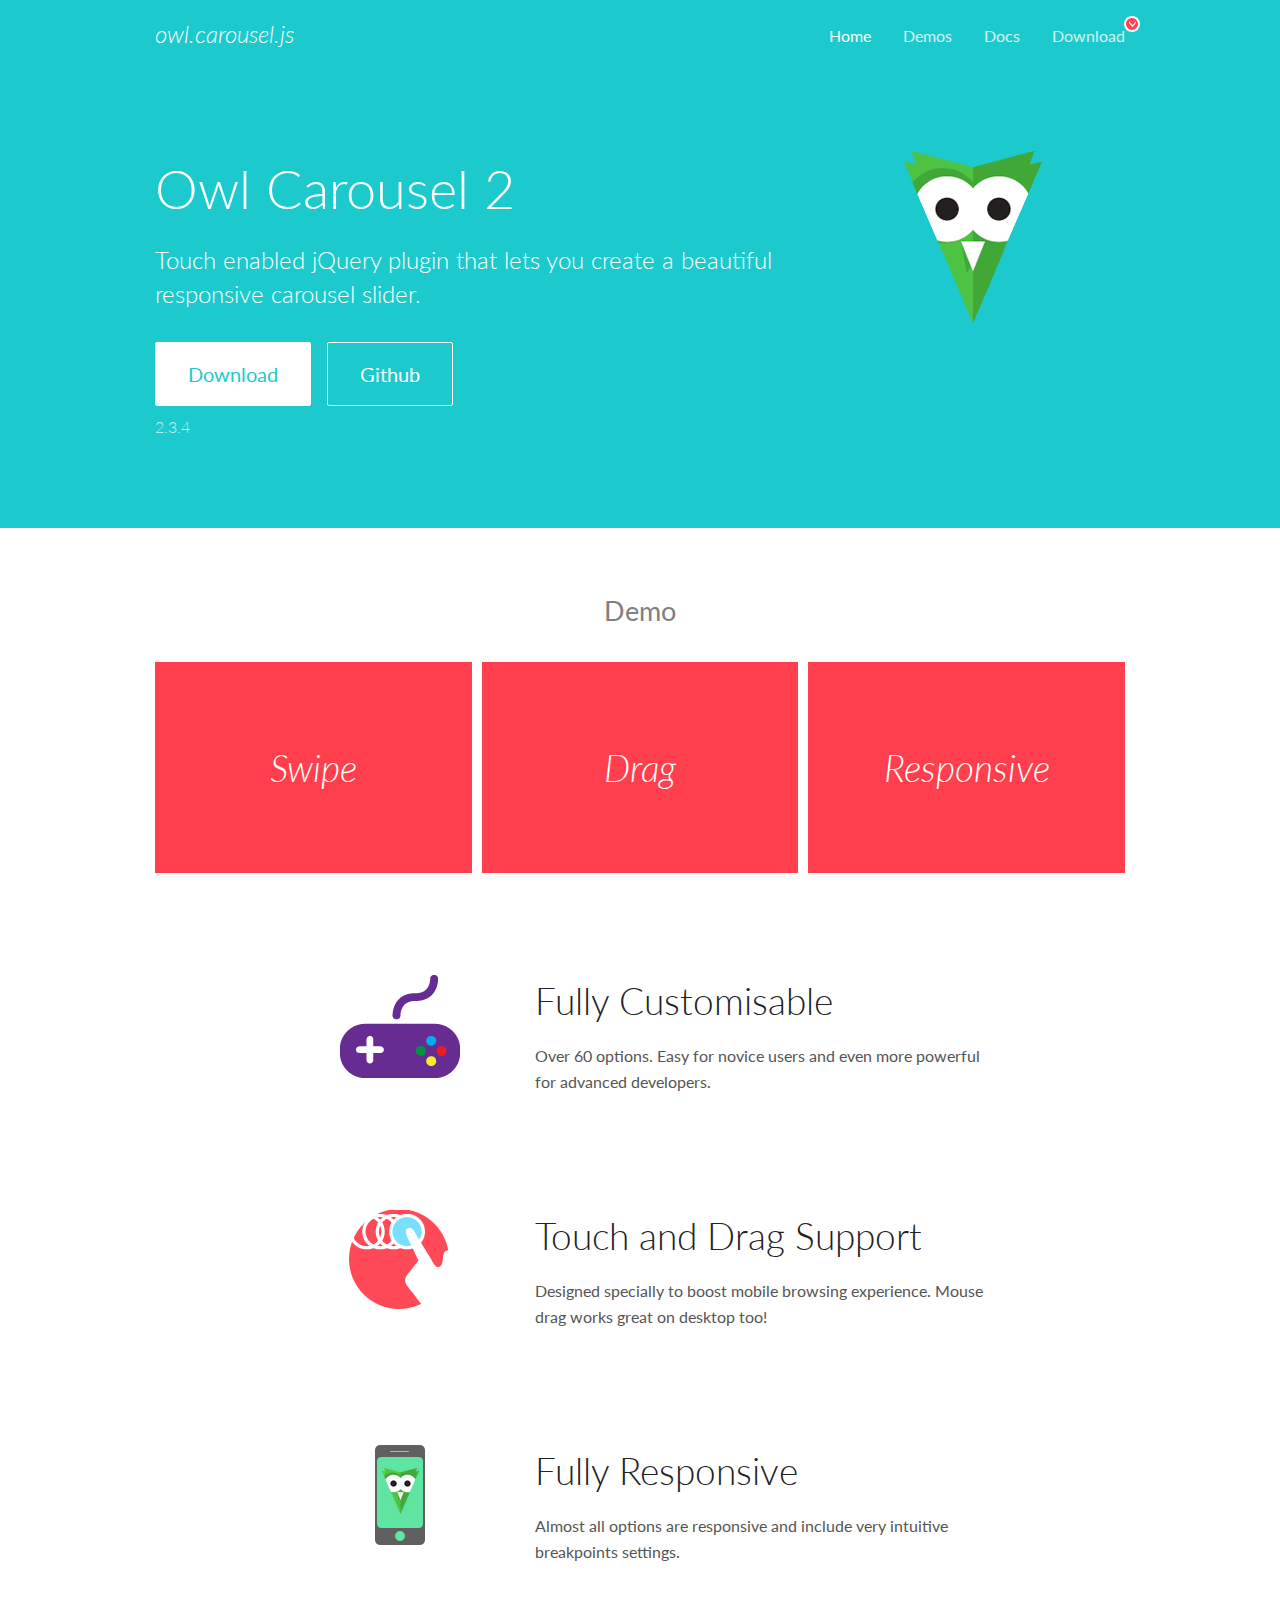
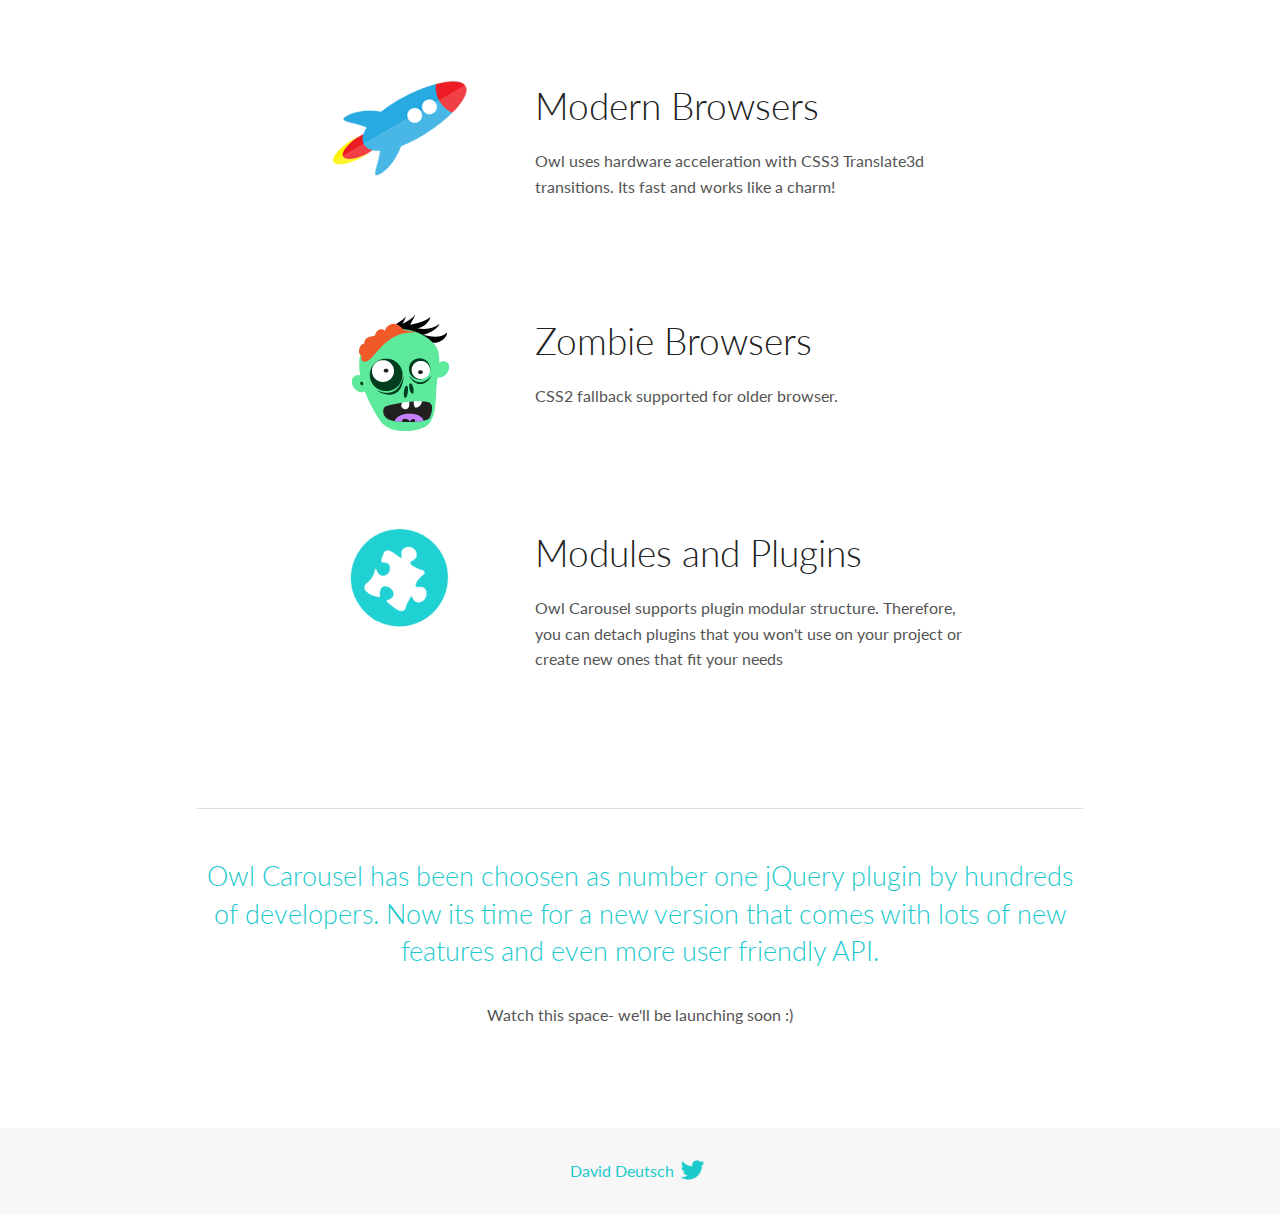
<file: vendors/OwlCarousel2-2.3.4/docs/index.html>
<!DOCTYPE html>
<html lang="en">
  <head>

    <!-- head -->
    <meta charset="utf-8">
    <meta name="msapplication-tap-highlight" content="no" />
    <meta name="viewport" content="width=device-width, initial-scale=1.0" />
    <meta name="description" content="Touch enabled jQuery plugin that lets you create beautiful responsive carousel slider.">
    <meta name="author" content="David Deutsch">
    <title>
      Home | Owl Carousel | 2.3.4
    </title>

    <!-- Stylesheets -->
    <link href='https://fonts.googleapis.com/css?family=Lato:300,400,700,400italic,300italic' rel='stylesheet' type='text/css'>
    <link rel="stylesheet" href="assets/css/docs.theme.min.css">

    <!-- Owl Stylesheets -->
    <link rel="stylesheet" href="assets/owlcarousel/assets/owl.carousel.min.css">
    <link rel="stylesheet" href="assets/owlcarousel/assets/owl.theme.default.min.css">

    <!-- HTML5 shim and Respond.js IE8 support of HTML5 elements and media queries -->

    <!--[if lt IE 9]>
      <script src="https://oss.maxcdn.com/libs/html5shiv/3.7.0/html5shiv.js"></script>
      <script src="https://oss.maxcdn.com/libs/respond.js/1.3.0/respond.min.js"></script>
    <![endif]-->

    <!-- Favicons -->
    <link rel="apple-touch-icon-precomposed" sizes="144x144" href="assets/ico/apple-touch-icon-144-precomposed.png">
    <link rel="shortcut icon" href="assets/ico/favicon.png">
    <link rel="shortcut icon" href="favicon.ico">

    <!-- Yeah i know js should not be in header. Its required for demos.-->

    <!-- javascript -->
    <script src="assets/vendors/jquery.min.js"></script>
    <script src="assets/owlcarousel/owl.carousel.js"></script>
  </head>
  <body>

    <!-- header -->
    <header class="header">
      <div class="row">
        <div class="large-12 columns">
          <div class="brand left">
            <h3>
              <a href="/OwlCarousel2/">owl.carousel.js</a> 
            </h3>
          </div>
          <a id="toggle-nav" class="right">
            <span></span> <span></span> <span></span> 
          </a> 
          <div class="nav-bar">
            <ul class="clearfix">
              <li class="active">
                <a href="/OwlCarousel2/index.html">Home</a> 
              </li>
              <li> <a href="/OwlCarousel2/demos/demos.html">Demos</a>  </li>
              <li> <a href="/OwlCarousel2/docs/started-welcome.html">Docs</a>  </li>
              <li>
                <a href="https://github.com/OwlCarousel2/OwlCarousel2/archive/2.3.4.zip">Download</a> 
                <span class="download"></span> 
              </li>
            </ul>
          </div>
        </div>
      </div>
    </header>

    <!-- home panel -->
    <section id="hero">
      <div class="row">
        <div class="large-8 medium-8 columns">
          <h1>Owl Carousel 2</h1>
          <h4>Touch enabled jQuery plugin that lets you create a beautiful responsive carousel slider.</h4>
          <a href="https://github.com/OwlCarousel2/OwlCarousel2/archive/2.3.4.zip" class="hero-button">Download</a> 
          <a href="https://github.com/OwlCarousel2/OwlCarousel2" class="hero-button outline">Github</a> 
          <p>2.3.4</p>
        </div>
        <div class="large-4 medium-4 columns">
          <img class="owl-logo" src="assets/img/owl-logo.png" alt="mr. Owl">
        </div>
      </div>
    </section>

    <!-- body -->
    <div class="home-demo">
      <div class="row">
        <div class="large-12 columns">
          <h3>Demo</h3>
          <div class="owl-carousel">
            <div class="item">
              <h2>Swipe</h2>
            </div>
            <div class="item">
              <h2>Drag</h2>
            </div>
            <div class="item">
              <h2>Responsive</h2>
            </div>
            <div class="item">
              <h2>CSS3</h2>
            </div>
            <div class="item">
              <h2>Fast</h2>
            </div>
            <div class="item">
              <h2>Easy</h2>
            </div>
            <div class="item">
              <h2>Free</h2>
            </div>
            <div class="item">
              <h2>Upgradable</h2>
            </div>
            <div class="item">
              <h2>Tons of options</h2>
            </div>
            <div class="item">
              <h2>Infinity</h2>
            </div>
            <div class="item">
              <h2>Auto Width</h2>
            </div>
          </div>
        </div>
      </div>
    </div>
    <script>
      var owl = $('.owl-carousel');
      owl.owlCarousel({
        margin: 10,
        loop: true,
        responsive: {
          0: {
            items: 1
          },
          600: {
            items: 2
          },
          1000: {
            items: 3
          }
        }
      })
    </script>

    <!-- features -->
    <div id="features">
      <div class="row">
        <div class="small-12 medium-9 small-centered columns">
          <section class="row feature">
            <div class="medium-4 small-12 columns">
              <img src="assets/img/feature-options.png" alt="">
            </div>
            <div class="medium-8 small-12 columns">
              <h2>Fully Customisable</h2>
              <p>Over 60 options. Easy for novice users and even more powerful for advanced developers.</p>
            </div>
          </section>
          <section class="row feature">
            <div class="medium-4 small-12 columns">
              <img src="assets/img/feature-drag.png" alt="">
            </div>
            <div class="medium-8 small-12 columns">
              <h2>Touch and Drag Support</h2>
              <p>Designed specially to boost mobile browsing experience. Mouse drag works great on desktop too!</p>
            </div>
          </section>
          <section class="row feature">
            <div class="medium-4 small-12 columns">
              <img src="assets/img/feature-responsive.png" alt="">
            </div>
            <div class="medium-8 small-12 columns">
              <h2>Fully Responsive</h2>
              <p>Almost all options are responsive and include very intuitive breakpoints settings.</p>
            </div>
          </section>
          <section class="row feature">
            <div class="medium-4 small-12 columns">
              <img src="assets/img/feature-modern.png" alt="">
            </div>
            <div class="medium-8 small-12 columns">
              <h2>Modern Browsers</h2>
              <p>Owl uses hardware acceleration with CSS3 Translate3d transitions. Its fast and works like a charm! </p>
            </div>
          </section>
          <section class="row feature">
            <div class="medium-4 small-12 columns">
              <img src="assets/img/feature-zombie.png" alt="">
            </div>
            <div class="medium-8 small-12 columns">
              <h2>Zombie Browsers</h2>
              <p>CSS2 fallback supported for older browser.</p>
            </div>
          </section>
          <section class="row feature">
            <div class="medium-4 small-12 columns">
              <img src="assets/img/feature-module.png" alt="">
            </div>
            <div class="medium-8 small-12 columns">
              <h2>Modules and Plugins</h2>
              <p>Owl Carousel supports plugin modular structure. Therefore, you can detach plugins that you won&#x27;t use on your project or create new ones that fit your needs</p>
            </div>
          </section>
        </div>
      </div>
    </div>

    <!-- footer -->
    <section id="teaser-text">
      <div class="row">
        <div class="small-12 medium-11 small-centered columns">
          <hr>
          <h3 id="owl-carousel-has-been-choosen-as-number-one-jquery-plugin-by-hundreds-of-developers-now-its-time-for-a-new-version-that-comes-with-lots-of-new-features-and-even-more-user-friendly-api-">Owl Carousel has been choosen as number one jQuery plugin by hundreds of developers. Now its time for a new version that comes with lots of new features and even more user friendly API.</h3>
          <p>Watch this space- we&#39;ll be launching soon :)</p>
        </div>
      </div>
    </section>

    <!-- footer -->
    <footer class="footer">
      <div class="row">
        <div class="large-12 columns">
          <h5>
            <a href="/OwlCarousel2/docs/support-contact.html">David Deutsch</a> 
            <a id="custom-tweet-button" href="https://twitter.com/share?url=https://github.com/OwlCarousel2/OwlCarousel2&text=Owl Carousel - This is so awesome! " target="_blank"></a> 
          </h5>
        </div>
      </div>
    </footer>

    <!-- vendors -->
    <script src="assets/vendors/highlight.js"></script>
    <script src="assets/js/app.js"></script>
  </body>
</html>
</file>
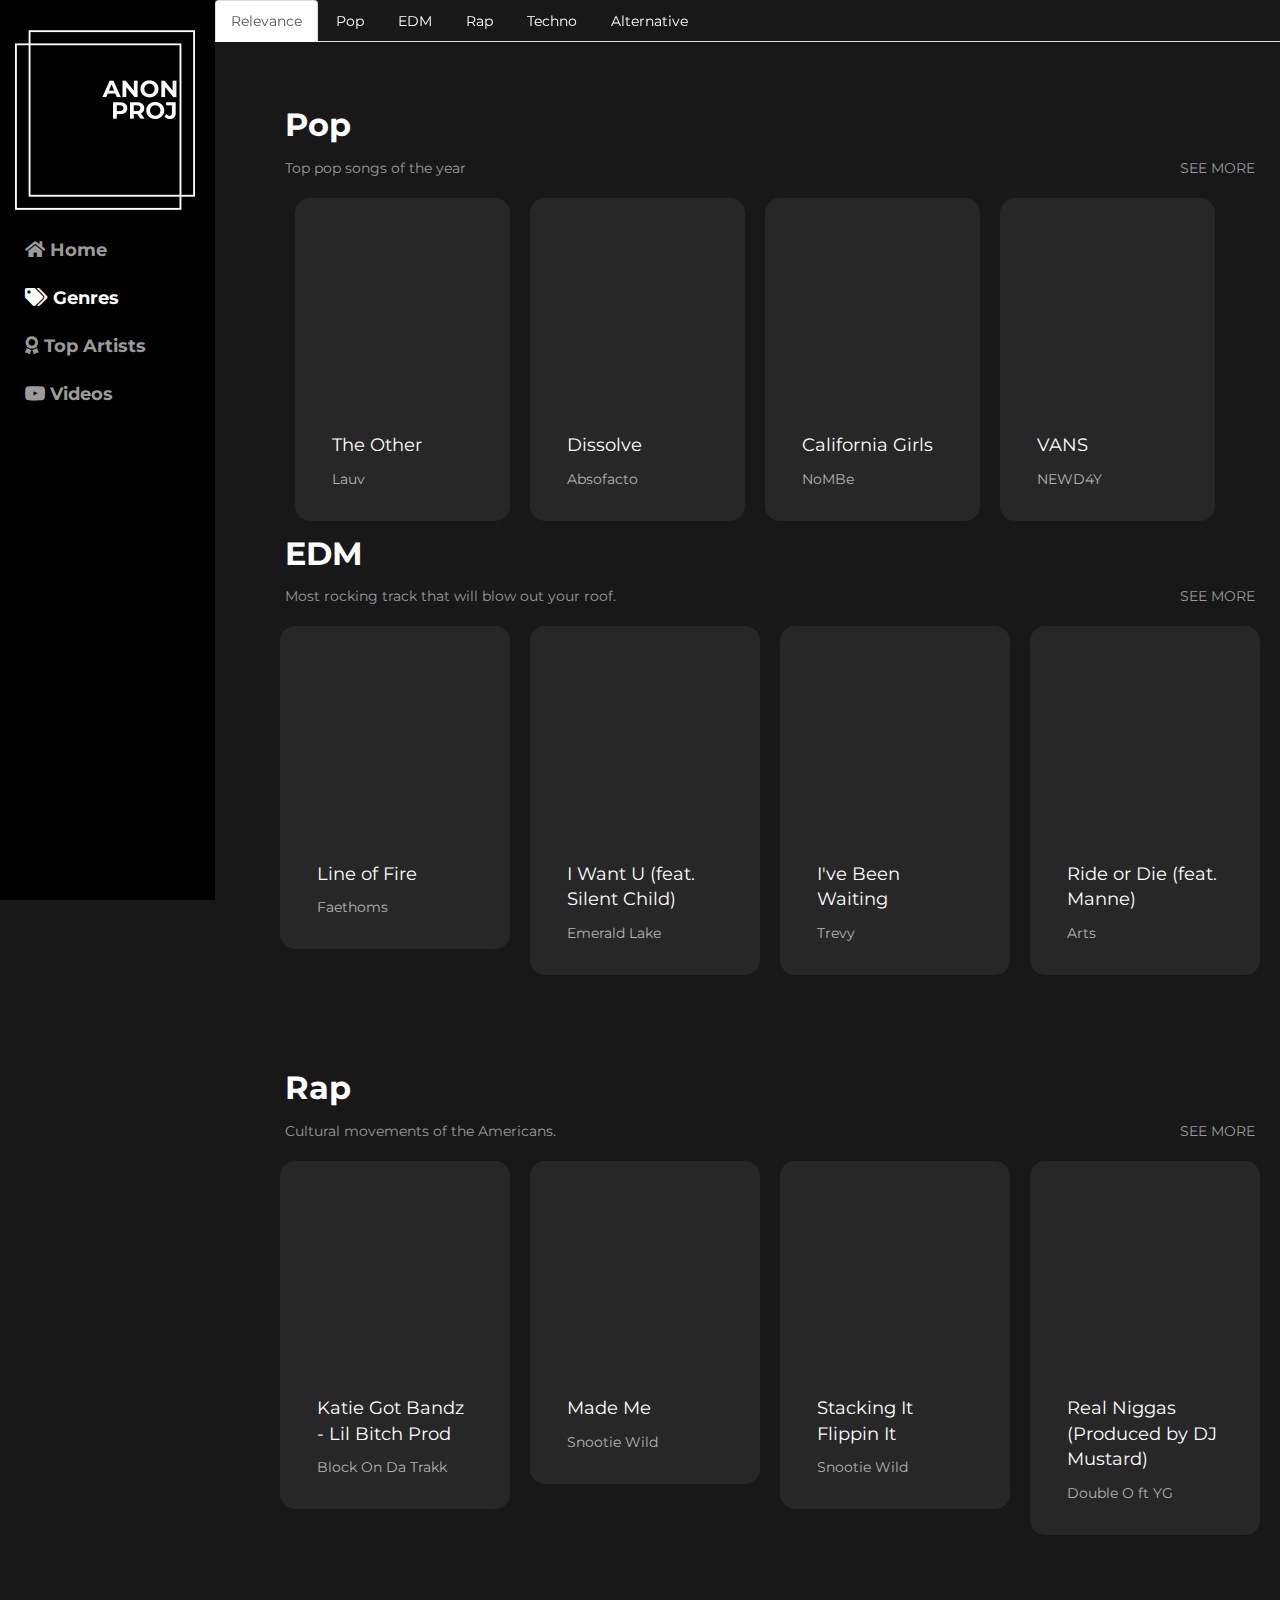
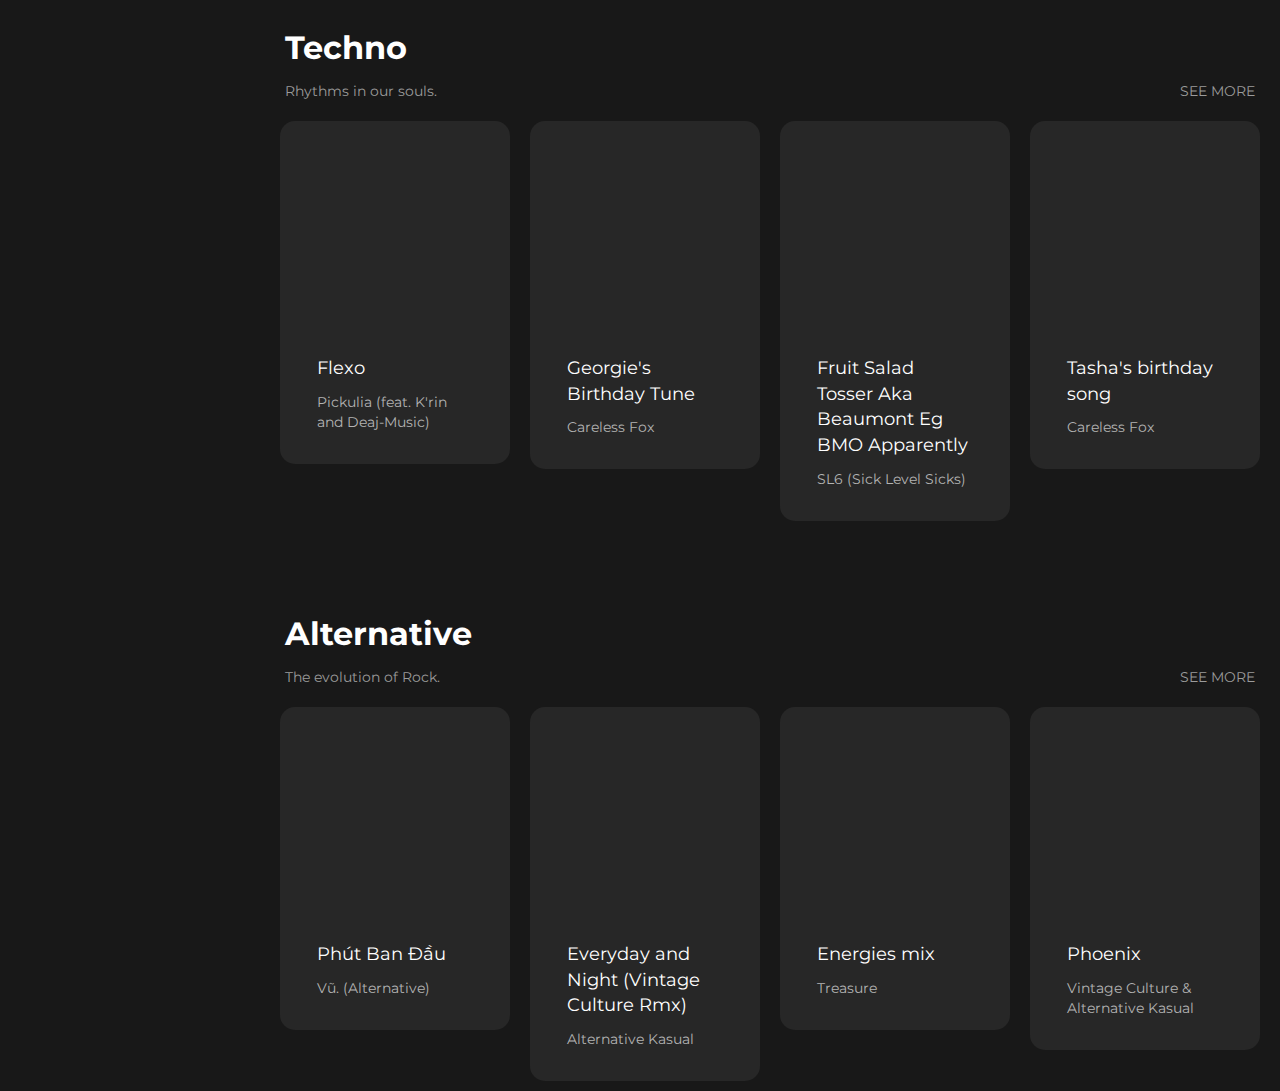
<file: genres.html>
<!DOCTYPE html>
<html lang="en">
<head>
    <meta charset="UTF-8">
    <title>Anon - Genres</title>
    <link rel="stylesheet" href="https://maxcdn.bootstrapcdn.com/bootstrap/3.3.7/css/bootstrap.min.css" integrity="sha384-BVYiiSIFeK1dGmJRAkycuHAHRg32OmUcww7on3RYdg4Va+PmSTsz/K68vbdEjh4u" crossorigin="anonymous">
    <link rel="stylesheet" href="vendors/fontawesome-free-5.11.2-web/css/all.css"/>
    <link rel="stylesheet" type="text/css" href="css/genres.css"/>
    <link rel="stylesheet" href="https://fonts.googleapis.com/css?family=Montserrat:700,900&display=swap"/>
    <link rel="icon" type="image/png" href="image/WHITE_ANON.png"/>
</head>
<body>
<div class="row">
    <section class="left">
        <a href="http://anonproject.herokuapp.com/"><img class="anon" src="image/WHITE_ANON.png"/>
        <ul>
            <li><a class="inactive" href="http://anonproject.herokuapp.com/"><i class="fas fa-home"></i> Home</a></li>
            <li><a class="active" href="http://anonproject.herokuapp.com/genres.html"><i style="color: #ffffff" class="fas fa-tags"></i> Genres</a></li>
            <li><a class="inactive" href="http://anonproject.herokuapp.com/topartists.html"><i class="fas fa-award"></i> Top Artists</a></li>
            <li><a class="inactive" href="http://anonproject.herokuapp.com/videos.html"><i class="fab fa-youtube"></i> Videos</a></li>
        </ul>
    </section>
    <section class="right">
        <ul class="nav nav-tabs" role="tablist" style="background-color: #181818; text-decoration: none">
            <li role="presentation" class="active"><a href="#relevance" aria-controls="relevance" role="tab" data-toggle="tab">Relevance</a></li>
            <li role="presentation"><a href="#pop" aria-controls="pop" role="tab" data-toggle="tab">Pop</a></li>
            <li role="presentation"><a href="#edm" aria-controls="edm" role="tab" data-toggle="tab">EDM</a></li>
            <li role="presentation"><a href="#rap" aria-controls="rap" role="tab" data-toggle="tab">Rap</a></li>
            <li role="presentation"><a href="#techno" aria-controls="techno" role="tab" data-toggle="tab">Techno</a></li>
            <li role="presentation"><a href="#alternative" aria-controls="alternative" role="tab" data-toggle="tab">Alternative</a></li>
        </ul>
        <div class="tab-content">
            <div role="tabpanel" class="tab-pane fade in active" id="relevance">
                <div class="msec" style="margin-top: 20px">
                    <p class="headerl">Pop</p>
                    <a class="seeall" href="#">SEE MORE</a>
                    <p class="infol">Top pop songs of the year</p>
                    <div class="row col-md-12" style=" overflow: hidden;">
                        <div class="col-md-3 box" style="padding: 22px; height: 100%;background-color: #272727;border-radius: 15px;">
                            <div class="col-md-12">
                                <iframe width="100%" height="208.25px" scrolling="no" frameborder="no" allow="autoplay" src="https://w.soundcloud.com/player/?url=https%3A//api.soundcloud.com/tracks/195858517&color=%23487e86&auto_play=false&hide_related=true&show_comments=false&show_user=false&show_reposts=false&show_teaser=false&visual=true"></iframe>
                                <p style="color: #ffffff;  font-size: large;">The Other</p>
                                <p style="color: #b3b3b3;">Lauv</p>
                            </div>
                        </div>
                        <div class="col-md-3 box" style="padding: 22px; height: 100%;background-color: #272727;border-radius: 15px;">
                            <div class="col-md-12">
                                <iframe width="100%" height="208.25px" scrolling="no" frameborder="no" allow="autoplay" src="https://w.soundcloud.com/player/?url=https%3A//api.soundcloud.com/tracks/192182101&color=%23487e86&auto_play=false&hide_related=true&show_comments=false&show_user=false&show_reposts=false&show_teaser=false&visual=true"></iframe>
                                <p style="color: #ffffff;  font-size: large;">Dissolve</p>
                                <p style="color: #b3b3b3;">Absofacto</p>
                            </div>
                        </div>
                        <div class="col-md-3 box" style="padding: 22px; height: 100%;background-color: #272727;border-radius: 15px;">
                            <div class="col-md-12">
                                <iframe width="100%" height="208.25px" scrolling="no" frameborder="no" allow="autoplay" src="https://w.soundcloud.com/player/?url=https%3A//api.soundcloud.com/tracks/196153311&color=%23487e86&auto_play=false&hide_related=true&show_comments=false&show_user=false&show_reposts=false&show_teaser=false&visual=true"></iframe>
                                <p style="color: #ffffff;  font-size: large;">California Girls</p>
                                <p style="color: #b3b3b3;">NoMBe</p>
                            </div>
                        </div>
                        <div class="col-md-3 box" style="padding: 22px; height: 100%;background-color: #272727;border-radius: 15px;">
                            <div class="col-md-12">
                                <iframe width="100%" height="208.25px" scrolling="no" frameborder="no" allow="autoplay" src="https://w.soundcloud.com/player/?url=https%3A//api.soundcloud.com/tracks/477498168&color=%23487e86&auto_play=false&hide_related=true&show_comments=false&show_user=false&show_reposts=false&show_teaser=false&visual=true"></iframe>
                                <p style="color: #ffffff;  font-size: large;">VANS</p>
                                <p style="color: #b3b3b3;">NEWD4Y</p>
                            </div>
                        </div>
                    </div>
                </div>
                <div class="msec" style="margin-top: 40px">
                    <p class="headerl">EDM</p>
                    <a class="seeall" href="#">SEE MORE</a>
                    <p class="infol">Most rocking track that will blow out your roof.</p>
                    <div class="row" style=" overflow: hidden;">
                        <div class="col-md-3 box" style="padding: 22px; height: 100%;background-color: #272727;border-radius: 15px;">
                            <div class="col-md-12">
                                <iframe width="100%" height="208.25px" scrolling="no" frameborder="no" allow="autoplay" src="https://w.soundcloud.com/player/?url=https%3A//api.soundcloud.com/tracks/722158519&color=%23487e86&auto_play=false&hide_related=true&show_comments=false&show_user=false&show_reposts=false&show_teaser=false&visual=true"></iframe>
                                <p style="color: #ffffff;  font-size: large;">Line of Fire</p>
                                <p style="color: #b3b3b3;">Faethoms</p>
                            </div>
                        </div>
                        <div class="col-md-3 box" style="padding: 22px; height: 100%;background-color: #272727;border-radius: 15px;">
                            <div class="col-md-12">
                                <iframe width="100%" height="208.25px" scrolling="no" frameborder="no" allow="autoplay" src="https://w.soundcloud.com/player/?url=https%3A//api.soundcloud.com/tracks/711715852&color=%23487e86&auto_play=false&hide_related=true&show_comments=false&show_user=false&show_reposts=false&show_teaser=false&visual=true"></iframe>
                                <p style="color: #ffffff;  font-size: large;">I Want U (feat. Silent Child)</p>
                                <p style="color: #b3b3b3;">Emerald Lake</p>
                            </div>
                        </div>
                        <div class="col-md-3 box" style="padding: 22px; height: 100%;background-color: #272727;border-radius: 15px;">
                            <div class="col-md-12">
                                <iframe width="100%" height="208.25px" scrolling="no" frameborder="no" allow="autoplay" src="https://w.soundcloud.com/player/?url=https%3A//api.soundcloud.com/tracks/694304302&color=%23487e86&auto_play=false&hide_related=true&show_comments=false&show_user=false&show_reposts=false&show_teaser=false&visual=true"></iframe>
                                <p style="color: #ffffff;  font-size: large;">I've Been Waiting</p>
                                <p style="color: #b3b3b3;">Trevy</p>
                            </div>
                        </div>
                        <div class="col-md-3 box" style="padding: 22px; height: 100%;background-color: #272727;border-radius: 15px;">
                            <div class="col-md-12">
                                <iframe width="100%" height="208.25px" scrolling="no" frameborder="no" allow="autoplay" src="https://w.soundcloud.com/player/?url=https%3A//api.soundcloud.com/tracks/679090236&color=%23487e86&auto_play=false&hide_related=true&show_comments=false&show_user=false&show_reposts=false&show_teaser=false&visual=true"></iframe>
                                <p style="color: #ffffff;  font-size: large;">Ride or Die (feat. Manne)</p>
                                <p style="color: #b3b3b3;">Arts</p>
                            </div>
                        </div>
                    </div>
                </div>
                <div class="msec" style="margin-top: 40px">
                    <p class="headerl">Rap</p>
                    <a class="seeall" href="#">SEE MORE</a>
                    <p class="infol">Cultural movements of the Americans.</p>
                    <div class="row" style=" overflow: hidden;">
                        <div class="col-md-3 box" style="padding: 22px; height: 100%;background-color: #272727;border-radius: 15px;">
                            <div class="col-md-12">
                                <iframe width="100%" height="208.25px" scrolling="no" frameborder="no" allow="autoplay" src="https://w.soundcloud.com/player/?url=https%3A//api.soundcloud.com/tracks/162160364&color=%23487e86&auto_play=false&hide_related=true&show_comments=false&show_user=false&show_reposts=false&show_teaser=false&visual=true"></iframe>
                                <p style="color: #ffffff;  font-size: large;">Katie Got Bandz - Lil Bitch Prod</p>
                                <p style="color: #b3b3b3;">Block On Da Trakk</p>
                            </div>
                        </div>
                        <div class="col-md-3 box" style="padding: 22px; height: 100%;background-color: #272727;border-radius: 15px;">
                            <div class="col-md-12">
                                <iframe width="100%" height="208.25px" scrolling="no" frameborder="no" allow="autoplay" src="https://w.soundcloud.com/player/?url=https%3A//api.soundcloud.com/tracks/162153467&color=%23487e86&auto_play=false&hide_related=true&show_comments=false&show_user=false&show_reposts=false&show_teaser=false&visual=true"></iframe>
                                <p style="color: #ffffff;  font-size: large;">Made Me</p>
                                <p style="color: #b3b3b3;">Snootie Wild</p>
                            </div>
                        </div>
                        <div class="col-md-3 box" style="padding: 22px; height: 100%;background-color: #272727;border-radius: 15px;">
                            <div class="col-md-12">
                                <iframe width="100%" height="208.25px" scrolling="no" frameborder="no" allow="autoplay" src="https://w.soundcloud.com/player/?url=https%3A//api.soundcloud.com/tracks/162152805&color=%23487e86&auto_play=false&hide_related=true&show_comments=false&show_user=false&show_reposts=false&show_teaser=false&visual=true"></iframe>
                                <p style="color: #ffffff;  font-size: large;">Stacking It Flippin It</p>
                                <p style="color: #b3b3b3;">Snootie Wild</p>
                            </div>
                        </div>
                        <div class="col-md-3 box" style="padding: 22px; height: 100%;background-color: #272727;border-radius: 15px;">
                            <div class="col-md-12">
                                <iframe width="100%" height="208.25px" scrolling="no" frameborder="no" allow="autoplay" src="https://w.soundcloud.com/player/?url=https%3A//api.soundcloud.com/tracks/63685647&color=%23487e86&auto_play=false&hide_related=true&show_comments=false&show_user=false&show_reposts=false&show_teaser=false&visual=true"></iframe>
                                <p style="color: #ffffff;  font-size: large;">Real Niggas (Produced by DJ Mustard)</p>
                                <p style="color: #b3b3b3;">Double O ft YG</p>
                            </div>
                        </div>
                    </div>
                </div>
                <div class="msec" style="margin-top: 40px">
                    <p class="headerl">Techno</p>
                    <a class="seeall" href="#">SEE MORE</a>
                    <p class="infol">Rhythms in our souls.</p>
                    <div class="row" style=" overflow: hidden;">
                        <div class="col-md-3 box" style="padding: 22px; height: 100%;background-color: #272727;border-radius: 15px;">
                            <div class="col-md-12">
                                <iframe width="100%" height="208.25px" scrolling="no" frameborder="no" allow="autoplay" src="https://w.soundcloud.com/player/?url=https%3A//api.soundcloud.com/tracks/22046992&color=%23487e86&auto_play=false&hide_related=true&show_comments=false&show_user=false&show_reposts=false&show_teaser=false&visual=true"></iframe>
                                <p style="color: #ffffff;  font-size: large;">Flexo</p>
                                <p style="color: #b3b3b3;">Pickulia (feat. K'rin and Deaj-Music)</p>
                            </div>
                        </div>
                        <div class="col-md-3 box" style="padding: 22px; height: 100%;background-color: #272727;border-radius: 15px;">
                            <div class="col-md-12">
                                <iframe width="100%" height="208.25px" scrolling="no" frameborder="no" allow="autoplay" src="https://w.soundcloud.com/player/?url=https%3A//api.soundcloud.com/tracks/52869570&color=%23487e86&auto_play=false&hide_related=true&show_comments=false&show_user=false&show_reposts=false&show_teaser=false&visual=true"></iframe>
                                <p style="color: #ffffff;  font-size: large;">Georgie's Birthday Tune</p>
                                <p style="color: #b3b3b3;">Careless Fox</p>
                            </div>
                        </div>
                        <div class="col-md-3 box" style="padding: 22px; height: 100%;background-color: #272727;border-radius: 15px;">
                            <div class="col-md-12">
                                <iframe width="100%" height="208.25px" scrolling="no" frameborder="no" allow="autoplay" src="https://w.soundcloud.com/player/?url=https%3A//api.soundcloud.com/tracks/256931195&color=%23487e86&auto_play=false&hide_related=true&show_comments=false&show_user=false&show_reposts=false&show_teaser=false&visual=true"></iframe>
                                <p style="color: #ffffff;  font-size: large;">Fruit Salad Tosser Aka Beaumont Eg BMO Apparently</p>
                                <p style="color: #b3b3b3;">SL6 (Sick Level Sicks)</p>
                            </div>
                        </div>
                        <div class="col-md-3 box" style="padding: 22px; height: 100%;background-color: #272727;border-radius: 15px;">
                            <div class="col-md-12">
                                <iframe width="100%" height="208.25px" scrolling="no" frameborder="no" allow="autoplay" src="https://w.soundcloud.com/player/?url=https%3A//api.soundcloud.com/tracks/40202984&color=%23487e86&auto_play=false&hide_related=true&show_comments=false&show_user=false&show_reposts=false&show_teaser=false&visual=true"></iframe>
                                <p style="color: #ffffff;  font-size: large;">Tasha's birthday song</p>
                                <p style="color: #b3b3b3;">Careless Fox</p>
                            </div>
                        </div>
                    </div>
                </div>
                <div class="msec" style="margin-top: 40px">
                    <p class="headerl">Alternative</p>
                    <a class="seeall" href="#">SEE MORE</a>
                    <p class="infol">The evolution of Rock.</p>
                    <div class="row" style=" overflow: hidden;">
                        <div class="col-md-3 box" style="padding: 22px; height: 100%;background-color: #272727;border-radius: 15px;">
                            <div class="col-md-12">
                                <iframe width="100%" height="208.25px" scrolling="no" frameborder="no" allow="autoplay" src="https://w.soundcloud.com/player/?url=https%3A//api.soundcloud.com/tracks/236907082&color=%23487e86&auto_play=false&hide_related=true&show_comments=false&show_user=false&show_reposts=false&show_teaser=false&visual=true"></iframe>
                                <p style="color: #ffffff;  font-size: large;">Phút Ban Đầu</p>
                                <p style="color: #b3b3b3;">Vũ. (Alternative)</p>
                            </div>
                        </div>
                        <div class="col-md-3 box" style="padding: 22px; height: 100%;background-color: #272727;border-radius: 15px;">
                            <div class="col-md-12">
                                <iframe width="100%" height="208.25px" scrolling="no" frameborder="no" allow="autoplay" src="https://w.soundcloud.com/player/?url=https%3A//api.soundcloud.com/tracks/181633055&color=%23487e86&auto_play=false&hide_related=true&show_comments=false&show_user=false&show_reposts=false&show_teaser=false&visual=true"></iframe>
                                <p style="color: #ffffff;  font-size: large;">Everyday and Night (Vintage Culture Rmx)</p>
                                <p style="color: #b3b3b3;">Alternative Kasual</p>
                            </div>
                        </div>
                        <div class="col-md-3 box" style="padding: 22px; height: 100%;background-color: #272727;border-radius: 15px;">
                            <div class="col-md-12">
                                <iframe width="100%" height="208.25px" scrolling="no" frameborder="no" allow="autoplay" src="https://w.soundcloud.com/player/?url=https%3A//api.soundcloud.com/tracks/314251243&color=%23487e86&auto_play=false&hide_related=true&show_comments=false&show_user=false&show_reposts=false&show_teaser=false&visual=true"></iframe>
                                <p style="color: #ffffff;  font-size: large;">Energies mix</p>
                                <p style="color: #b3b3b3;">Treasure</p>
                            </div>
                        </div>
                        <div class="col-md-3 box" style="padding: 22px; height: 100%;background-color: #272727;border-radius: 15px;">
                            <div class="col-md-12">
                                <iframe width="100%" height="208.25px" scrolling="no" frameborder="no" allow="autoplay" src="https://w.soundcloud.com/player/?url=https%3A//api.soundcloud.com/tracks/277413261&color=%23487e86&auto_play=false&hide_related=true&show_comments=false&show_user=false&show_reposts=false&show_teaser=false&visual=true"></iframe>
                                <p style="color: #ffffff;  font-size: large;">Phoenix</p>
                                <p style="color: #b3b3b3;">Vintage Culture & Alternative Kasual</p>
                            </div>
                        </div>
                    </div>
                </div>
            </div>
            <div role="tabpanel" class="tab-pane fade" id="pop">
                <div class="msec" style="margin-top: 40px">
                    <p class="headerl">Hits</p>
                    <a class="seeall" href="#">SEE MORE</a>
                    <p class="infol">Top hits of most favorites artists.</p>
                    <div class="row" style=" overflow: hidden;">
                        <div class="col-md-3 box" style="padding: 22px; height: 100%;background-color: #272727;border-radius: 15px;">
                            <div class="col-md-12">
                                <iframe width="100%" height="208.25px" scrolling="no" frameborder="no" allow="autoplay" src="https://w.soundcloud.com/player/?url=https%3A//api.soundcloud.com/tracks/611175963&color=%23487e86&auto_play=false&hide_related=true&show_comments=false&show_user=false&show_reposts=false&show_teaser=false&visual=true"></iframe>
                                <p style="color: #ffffff;  font-size: large;">Summer Days</p>
                                <p style="color: #b3b3b3;">Martin Garrix</p>
                            </div>
                        </div>
                        <div class="col-md-3 box" style="padding: 22px; height: 100%;background-color: #272727;border-radius: 15px;">
                            <div class="col-md-12">
                                <iframe width="100%" height="208.25px" scrolling="no" frameborder="no" allow="autoplay" src="https://w.soundcloud.com/player/?url=https%3A//api.soundcloud.com/tracks/611175963&color=%23487e86&auto_play=false&hide_related=true&show_comments=false&show_user=false&show_reposts=false&show_teaser=false&visual=true"></iframe>
                                <p style="color: #ffffff;  font-size: large;">Summer Days</p>
                                <p style="color: #b3b3b3;">Martin Garrix</p>
                            </div>
                        </div>
                        <div class="col-md-3 box" style="padding: 22px; height: 100%;background-color: #272727;border-radius: 15px;">
                            <div class="col-md-12">
                                <iframe width="100%" height="208.25px" scrolling="no" frameborder="no" allow="autoplay" src="https://w.soundcloud.com/player/?url=https%3A//api.soundcloud.com/tracks/611175963&color=%23487e86&auto_play=false&hide_related=true&show_comments=false&show_user=false&show_reposts=false&show_teaser=false&visual=true"></iframe>
                                <p style="color: #ffffff;  font-size: large;">Summer Days</p>
                                <p style="color: #b3b3b3;">Martin Garrix</p>
                            </div>
                        </div>
                        <div class="col-md-3 box" style="padding: 22px; height: 100%;background-color: #272727;border-radius: 15px;">
                            <div class="col-md-12">
                                <iframe width="100%" height="208.25px" scrolling="no" frameborder="no" allow="autoplay" src="https://w.soundcloud.com/player/?url=https%3A//api.soundcloud.com/tracks/611175963&color=%23487e86&auto_play=false&hide_related=true&show_comments=false&show_user=false&show_reposts=false&show_teaser=false&visual=true"></iframe>
                                <p style="color: #ffffff;  font-size: large;">Summer Days</p>
                                <p style="color: #b3b3b3;">Martin Garrix</p>
                            </div>
                        </div>
                    </div>
                </div>
                <div class="msec" style="margin-top: 40px">

                    <div class="row" style=" overflow: hidden;">
                        <div class="col-md-3 box" style="padding: 22px; height: 100%;background-color: #272727;border-radius: 15px;">
                            <div class="col-md-12">
                                <iframe width="100%" height="208.25px" scrolling="no" frameborder="no" allow="autoplay" src="https://w.soundcloud.com/player/?url=https%3A//api.soundcloud.com/tracks/611175963&color=%23487e86&auto_play=false&hide_related=true&show_comments=false&show_user=false&show_reposts=false&show_teaser=false&visual=true"></iframe>
                                <p style="color: #ffffff;  font-size: large;">Summer Days</p>
                                <p style="color: #b3b3b3;">Martin Garrix</p>
                            </div>
                        </div>
                        <div class="col-md-3 box" style="padding: 22px; height: 100%;background-color: #272727;border-radius: 15px;">
                            <div class="col-md-12">
                                <iframe width="100%" height="208.25px" scrolling="no" frameborder="no" allow="autoplay" src="https://w.soundcloud.com/player/?url=https%3A//api.soundcloud.com/tracks/611175963&color=%23487e86&auto_play=false&hide_related=true&show_comments=false&show_user=false&show_reposts=false&show_teaser=false&visual=true"></iframe>
                                <p style="color: #ffffff;  font-size: large;">Summer Days</p>
                                <p style="color: #b3b3b3;">Martin Garrix</p>
                            </div>
                        </div>
                        <div class="col-md-3 box" style="padding: 22px; height: 100%;background-color: #272727;border-radius: 15px;">
                            <div class="col-md-12">
                                <iframe width="100%" height="208.25px" scrolling="no" frameborder="no" allow="autoplay" src="https://w.soundcloud.com/player/?url=https%3A//api.soundcloud.com/tracks/611175963&color=%23487e86&auto_play=false&hide_related=true&show_comments=false&show_user=false&show_reposts=false&show_teaser=false&visual=true"></iframe>
                                <p style="color: #ffffff;  font-size: large;">Summer Days</p>
                                <p style="color: #b3b3b3;">Martin Garrix</p>
                            </div>
                        </div>
                        <div class="col-md-3 box" style="padding: 22px; height: 100%;background-color: #272727;border-radius: 15px;">
                            <div class="col-md-12">
                                <iframe width="100%" height="208.25px" scrolling="no" frameborder="no" allow="autoplay" src="https://w.soundcloud.com/player/?url=https%3A//api.soundcloud.com/tracks/611175963&color=%23487e86&auto_play=false&hide_related=true&show_comments=false&show_user=false&show_reposts=false&show_teaser=false&visual=true"></iframe>
                                <p style="color: #ffffff;  font-size: large;">Summer Days</p>
                                <p style="color: #b3b3b3;">Martin Garrix</p>
                            </div>
                        </div>
                    </div>
                </div>
                <div class="msec" style="margin-top: 40px">

                    <div class="row" style=" overflow: hidden;">
                        <div class="col-md-3 box" style="padding: 22px; height: 100%;background-color: #272727;border-radius: 15px;">
                            <div class="col-md-12">
                                <iframe width="100%" height="208.25px" scrolling="no" frameborder="no" allow="autoplay" src="https://w.soundcloud.com/player/?url=https%3A//api.soundcloud.com/tracks/611175963&color=%23487e86&auto_play=false&hide_related=true&show_comments=false&show_user=false&show_reposts=false&show_teaser=false&visual=true"></iframe>
                                <p style="color: #ffffff;  font-size: large;">Summer Days</p>
                                <p style="color: #b3b3b3;">Martin Garrix</p>
                            </div>
                        </div>
                        <div class="col-md-3 box" style="padding: 22px; height: 100%;background-color: #272727;border-radius: 15px;">
                            <div class="col-md-12">
                                <iframe width="100%" height="208.25px" scrolling="no" frameborder="no" allow="autoplay" src="https://w.soundcloud.com/player/?url=https%3A//api.soundcloud.com/tracks/611175963&color=%23487e86&auto_play=false&hide_related=true&show_comments=false&show_user=false&show_reposts=false&show_teaser=false&visual=true"></iframe>
                                <p style="color: #ffffff;  font-size: large;">Summer Days</p>
                                <p style="color: #b3b3b3;">Martin Garrix</p>
                            </div>
                        </div>
                        <div class="col-md-3 box" style="padding: 22px; height: 100%;background-color: #272727;border-radius: 15px;">
                            <div class="col-md-12">
                                <iframe width="100%" height="208.25px" scrolling="no" frameborder="no" allow="autoplay" src="https://w.soundcloud.com/player/?url=https%3A//api.soundcloud.com/tracks/611175963&color=%23487e86&auto_play=false&hide_related=true&show_comments=false&show_user=false&show_reposts=false&show_teaser=false&visual=true"></iframe>
                                <p style="color: #ffffff;  font-size: large;">Summer Days</p>
                                <p style="color: #b3b3b3;">Martin Garrix</p>
                            </div>
                        </div>
                        <div class="col-md-3 box" style="padding: 22px; height: 100%;background-color: #272727;border-radius: 15px;">
                            <div class="col-md-12">
                                <iframe width="100%" height="208.25px" scrolling="no" frameborder="no" allow="autoplay" src="https://w.soundcloud.com/player/?url=https%3A//api.soundcloud.com/tracks/611175963&color=%23487e86&auto_play=false&hide_related=true&show_comments=false&show_user=false&show_reposts=false&show_teaser=false&visual=true"></iframe>
                                <p style="color: #ffffff;  font-size: large;">Summer Days</p>
                                <p style="color: #b3b3b3;">Martin Garrix</p>
                            </div>
                        </div>
                    </div>
                </div>
                <div class="msec" style="margin-top: 40px">

                    <div class="row" style=" overflow: hidden;">
                        <div class="col-md-3 box" style="padding: 22px; height: 100%;background-color: #272727;border-radius: 15px;">
                            <div class="col-md-12">
                                <iframe width="100%" height="208.25px" scrolling="no" frameborder="no" allow="autoplay" src="https://w.soundcloud.com/player/?url=https%3A//api.soundcloud.com/tracks/611175963&color=%23487e86&auto_play=false&hide_related=true&show_comments=false&show_user=false&show_reposts=false&show_teaser=false&visual=true"></iframe>
                                <p style="color: #ffffff;  font-size: large;">Summer Days</p>
                                <p style="color: #b3b3b3;">Martin Garrix</p>
                            </div>
                        </div>
                        <div class="col-md-3 box" style="padding: 22px; height: 100%;background-color: #272727;border-radius: 15px;">
                            <div class="col-md-12">
                                <iframe width="100%" height="208.25px" scrolling="no" frameborder="no" allow="autoplay" src="https://w.soundcloud.com/player/?url=https%3A//api.soundcloud.com/tracks/611175963&color=%23487e86&auto_play=false&hide_related=true&show_comments=false&show_user=false&show_reposts=false&show_teaser=false&visual=true"></iframe>
                                <p style="color: #ffffff;  font-size: large;">Summer Days</p>
                                <p style="color: #b3b3b3;">Martin Garrix</p>
                            </div>
                        </div>
                        <div class="col-md-3 box" style="padding: 22px; height: 100%;background-color: #272727;border-radius: 15px;">
                            <div class="col-md-12">
                                <iframe width="100%" height="208.25px" scrolling="no" frameborder="no" allow="autoplay" src="https://w.soundcloud.com/player/?url=https%3A//api.soundcloud.com/tracks/611175963&color=%23487e86&auto_play=false&hide_related=true&show_comments=false&show_user=false&show_reposts=false&show_teaser=false&visual=true"></iframe>
                                <p style="color: #ffffff;  font-size: large;">Summer Days</p>
                                <p style="color: #b3b3b3;">Martin Garrix</p>
                            </div>
                        </div>
                        <div class="col-md-3 box" style="padding: 22px; height: 100%;background-color: #272727;border-radius: 15px;">
                            <div class="col-md-12">
                                <iframe width="100%" height="208.25px" scrolling="no" frameborder="no" allow="autoplay" src="https://w.soundcloud.com/player/?url=https%3A//api.soundcloud.com/tracks/611175963&color=%23487e86&auto_play=false&hide_related=true&show_comments=false&show_user=false&show_reposts=false&show_teaser=false&visual=true"></iframe>
                                <p style="color: #ffffff;  font-size: large;">Summer Days</p>
                                <p style="color: #b3b3b3;">Martin Garrix</p>
                            </div>
                        </div>
                    </div>
                </div>
                <div class="msec" style="margin-top: 40px">

                    <div class="row" style=" overflow: hidden;">
                        <div class="col-md-3 box" style="padding: 22px; height: 100%;background-color: #272727;border-radius: 15px;">
                            <div class="col-md-12">
                                <iframe width="100%" height="208.25px" scrolling="no" frameborder="no" allow="autoplay" src="https://w.soundcloud.com/player/?url=https%3A//api.soundcloud.com/tracks/611175963&color=%23487e86&auto_play=false&hide_related=true&show_comments=false&show_user=false&show_reposts=false&show_teaser=false&visual=true"></iframe>
                                <p style="color: #ffffff;  font-size: large;">Summer Days</p>
                                <p style="color: #b3b3b3;">Martin Garrix</p>
                            </div>
                        </div>
                        <div class="col-md-3 box" style="padding: 22px; height: 100%;background-color: #272727;border-radius: 15px;">
                            <div class="col-md-12">
                                <iframe width="100%" height="208.25px" scrolling="no" frameborder="no" allow="autoplay" src="https://w.soundcloud.com/player/?url=https%3A//api.soundcloud.com/tracks/611175963&color=%23487e86&auto_play=false&hide_related=true&show_comments=false&show_user=false&show_reposts=false&show_teaser=false&visual=true"></iframe>
                                <p style="color: #ffffff;  font-size: large;">Summer Days</p>
                                <p style="color: #b3b3b3;">Martin Garrix</p>
                            </div>
                        </div>
                        <div class="col-md-3 box" style="padding: 22px; height: 100%;background-color: #272727;border-radius: 15px;">
                            <div class="col-md-12">
                                <iframe width="100%" height="208.25px" scrolling="no" frameborder="no" allow="autoplay" src="https://w.soundcloud.com/player/?url=https%3A//api.soundcloud.com/tracks/611175963&color=%23487e86&auto_play=false&hide_related=true&show_comments=false&show_user=false&show_reposts=false&show_teaser=false&visual=true"></iframe>
                                <p style="color: #ffffff;  font-size: large;">Summer Days</p>
                                <p style="color: #b3b3b3;">Martin Garrix</p>
                            </div>
                        </div>
                        <div class="col-md-3 box" style="padding: 22px; height: 100%;background-color: #272727;border-radius: 15px;">
                            <div class="col-md-12">
                                <iframe width="100%" height="208.25px" scrolling="no" frameborder="no" allow="autoplay" src="https://w.soundcloud.com/player/?url=https%3A//api.soundcloud.com/tracks/611175963&color=%23487e86&auto_play=false&hide_related=true&show_comments=false&show_user=false&show_reposts=false&show_teaser=false&visual=true"></iframe>
                                <p style="color: #ffffff;  font-size: large;">Summer Days</p>
                                <p style="color: #b3b3b3;">Martin Garrix</p>
                            </div>
                        </div>
                    </div>
                </div>
            </div>
            <div role="tabpanel" class="tab-pane fade" id="edm">
                <div class="msec" style="margin-top: 40px">
                    <p class="headerl">Hits</p>
                    <a class="seeall" href="#">SEE MORE</a>
                    <p class="infol">Top hits of most favorites artists.</p>
                    <div class="row" style=" overflow: hidden;">
                        <div class="col-md-3 box" style="padding: 22px; height: 100%;background-color: #272727;border-radius: 15px;">
                            <div class="col-md-12">
                                <iframe width="100%" height="208.25px" scrolling="no" frameborder="no" allow="autoplay" src="https://w.soundcloud.com/player/?url=https%3A//api.soundcloud.com/tracks/611175963&color=%23487e86&auto_play=false&hide_related=true&show_comments=false&show_user=false&show_reposts=false&show_teaser=false&visual=true"></iframe>
                                <p style="color: #ffffff;  font-size: large;">Summer Days</p>
                                <p style="color: #b3b3b3;">Martin Garrix</p>
                            </div>
                        </div>
                        <div class="col-md-3 box" style="padding: 22px; height: 100%;background-color: #272727;border-radius: 15px;">
                            <div class="col-md-12">
                                <iframe width="100%" height="208.25px" scrolling="no" frameborder="no" allow="autoplay" src="https://w.soundcloud.com/player/?url=https%3A//api.soundcloud.com/tracks/611175963&color=%23487e86&auto_play=false&hide_related=true&show_comments=false&show_user=false&show_reposts=false&show_teaser=false&visual=true"></iframe>
                                <p style="color: #ffffff;  font-size: large;">Summer Days</p>
                                <p style="color: #b3b3b3;">Martin Garrix</p>
                            </div>
                        </div>
                        <div class="col-md-3 box" style="padding: 22px; height: 100%;background-color: #272727;border-radius: 15px;">
                            <div class="col-md-12">
                                <iframe width="100%" height="208.25px" scrolling="no" frameborder="no" allow="autoplay" src="https://w.soundcloud.com/player/?url=https%3A//api.soundcloud.com/tracks/611175963&color=%23487e86&auto_play=false&hide_related=true&show_comments=false&show_user=false&show_reposts=false&show_teaser=false&visual=true"></iframe>
                                <p style="color: #ffffff;  font-size: large;">Summer Days</p>
                                <p style="color: #b3b3b3;">Martin Garrix</p>
                            </div>
                        </div>
                        <div class="col-md-3 box" style="padding: 22px; height: 100%;background-color: #272727;border-radius: 15px;">
                            <div class="col-md-12">
                                <iframe width="100%" height="208.25px" scrolling="no" frameborder="no" allow="autoplay" src="https://w.soundcloud.com/player/?url=https%3A//api.soundcloud.com/tracks/611175963&color=%23487e86&auto_play=false&hide_related=true&show_comments=false&show_user=false&show_reposts=false&show_teaser=false&visual=true"></iframe>
                                <p style="color: #ffffff;  font-size: large;">Summer Days</p>
                                <p style="color: #b3b3b3;">Martin Garrix</p>
                            </div>
                        </div>
                    </div>
                </div>
                <div class="msec" style="margin-top: 40px">

                    <div class="row" style=" overflow: hidden;">
                        <div class="col-md-3 box" style="padding: 22px; height: 100%;background-color: #272727;border-radius: 15px;">
                            <div class="col-md-12">
                                <iframe width="100%" height="208.25px" scrolling="no" frameborder="no" allow="autoplay" src="https://w.soundcloud.com/player/?url=https%3A//api.soundcloud.com/tracks/611175963&color=%23487e86&auto_play=false&hide_related=true&show_comments=false&show_user=false&show_reposts=false&show_teaser=false&visual=true"></iframe>
                                <p style="color: #ffffff;  font-size: large;">Summer Days</p>
                                <p style="color: #b3b3b3;">Martin Garrix</p>
                            </div>
                        </div>
                        <div class="col-md-3 box" style="padding: 22px; height: 100%;background-color: #272727;border-radius: 15px;">
                            <div class="col-md-12">
                                <iframe width="100%" height="208.25px" scrolling="no" frameborder="no" allow="autoplay" src="https://w.soundcloud.com/player/?url=https%3A//api.soundcloud.com/tracks/611175963&color=%23487e86&auto_play=false&hide_related=true&show_comments=false&show_user=false&show_reposts=false&show_teaser=false&visual=true"></iframe>
                                <p style="color: #ffffff;  font-size: large;">Summer Days</p>
                                <p style="color: #b3b3b3;">Martin Garrix</p>
                            </div>
                        </div>
                        <div class="col-md-3 box" style="padding: 22px; height: 100%;background-color: #272727;border-radius: 15px;">
                            <div class="col-md-12">
                                <iframe width="100%" height="208.25px" scrolling="no" frameborder="no" allow="autoplay" src="https://w.soundcloud.com/player/?url=https%3A//api.soundcloud.com/tracks/611175963&color=%23487e86&auto_play=false&hide_related=true&show_comments=false&show_user=false&show_reposts=false&show_teaser=false&visual=true"></iframe>
                                <p style="color: #ffffff;  font-size: large;">Summer Days</p>
                                <p style="color: #b3b3b3;">Martin Garrix</p>
                            </div>
                        </div>
                        <div class="col-md-3 box" style="padding: 22px; height: 100%;background-color: #272727;border-radius: 15px;">
                            <div class="col-md-12">
                                <iframe width="100%" height="208.25px" scrolling="no" frameborder="no" allow="autoplay" src="https://w.soundcloud.com/player/?url=https%3A//api.soundcloud.com/tracks/611175963&color=%23487e86&auto_play=false&hide_related=true&show_comments=false&show_user=false&show_reposts=false&show_teaser=false&visual=true"></iframe>
                                <p style="color: #ffffff;  font-size: large;">Summer Days</p>
                                <p style="color: #b3b3b3;">Martin Garrix</p>
                            </div>
                        </div>
                    </div>
                </div>
                <div class="msec" style="margin-top: 40px">

                    <div class="row" style=" overflow: hidden;">
                        <div class="col-md-3 box" style="padding: 22px; height: 100%;background-color: #272727;border-radius: 15px;">
                            <div class="col-md-12">
                                <iframe width="100%" height="208.25px" scrolling="no" frameborder="no" allow="autoplay" src="https://w.soundcloud.com/player/?url=https%3A//api.soundcloud.com/tracks/611175963&color=%23487e86&auto_play=false&hide_related=true&show_comments=false&show_user=false&show_reposts=false&show_teaser=false&visual=true"></iframe>
                                <p style="color: #ffffff;  font-size: large;">Summer Days</p>
                                <p style="color: #b3b3b3;">Martin Garrix</p>
                            </div>
                        </div>
                        <div class="col-md-3 box" style="padding: 22px; height: 100%;background-color: #272727;border-radius: 15px;">
                            <div class="col-md-12">
                                <iframe width="100%" height="208.25px" scrolling="no" frameborder="no" allow="autoplay" src="https://w.soundcloud.com/player/?url=https%3A//api.soundcloud.com/tracks/611175963&color=%23487e86&auto_play=false&hide_related=true&show_comments=false&show_user=false&show_reposts=false&show_teaser=false&visual=true"></iframe>
                                <p style="color: #ffffff;  font-size: large;">Summer Days</p>
                                <p style="color: #b3b3b3;">Martin Garrix</p>
                            </div>
                        </div>
                        <div class="col-md-3 box" style="padding: 22px; height: 100%;background-color: #272727;border-radius: 15px;">
                            <div class="col-md-12">
                                <iframe width="100%" height="208.25px" scrolling="no" frameborder="no" allow="autoplay" src="https://w.soundcloud.com/player/?url=https%3A//api.soundcloud.com/tracks/611175963&color=%23487e86&auto_play=false&hide_related=true&show_comments=false&show_user=false&show_reposts=false&show_teaser=false&visual=true"></iframe>
                                <p style="color: #ffffff;  font-size: large;">Summer Days</p>
                                <p style="color: #b3b3b3;">Martin Garrix</p>
                            </div>
                        </div>
                        <div class="col-md-3 box" style="padding: 22px; height: 100%;background-color: #272727;border-radius: 15px;">
                            <div class="col-md-12">
                                <iframe width="100%" height="208.25px" scrolling="no" frameborder="no" allow="autoplay" src="https://w.soundcloud.com/player/?url=https%3A//api.soundcloud.com/tracks/611175963&color=%23487e86&auto_play=false&hide_related=true&show_comments=false&show_user=false&show_reposts=false&show_teaser=false&visual=true"></iframe>
                                <p style="color: #ffffff;  font-size: large;">Summer Days</p>
                                <p style="color: #b3b3b3;">Martin Garrix</p>
                            </div>
                        </div>
                    </div>
                </div>
                <div class="msec" style="margin-top: 40px">

                    <div class="row" style=" overflow: hidden;">
                        <div class="col-md-3 box" style="padding: 22px; height: 100%;background-color: #272727;border-radius: 15px;">
                            <div class="col-md-12">
                                <iframe width="100%" height="208.25px" scrolling="no" frameborder="no" allow="autoplay" src="https://w.soundcloud.com/player/?url=https%3A//api.soundcloud.com/tracks/611175963&color=%23487e86&auto_play=false&hide_related=true&show_comments=false&show_user=false&show_reposts=false&show_teaser=false&visual=true"></iframe>
                                <p style="color: #ffffff;  font-size: large;">Summer Days</p>
                                <p style="color: #b3b3b3;">Martin Garrix</p>
                            </div>
                        </div>
                        <div class="col-md-3 box" style="padding: 22px; height: 100%;background-color: #272727;border-radius: 15px;">
                            <div class="col-md-12">
                                <iframe width="100%" height="208.25px" scrolling="no" frameborder="no" allow="autoplay" src="https://w.soundcloud.com/player/?url=https%3A//api.soundcloud.com/tracks/611175963&color=%23487e86&auto_play=false&hide_related=true&show_comments=false&show_user=false&show_reposts=false&show_teaser=false&visual=true"></iframe>
                                <p style="color: #ffffff;  font-size: large;">Summer Days</p>
                                <p style="color: #b3b3b3;">Martin Garrix</p>
                            </div>
                        </div>
                        <div class="col-md-3 box" style="padding: 22px; height: 100%;background-color: #272727;border-radius: 15px;">
                            <div class="col-md-12">
                                <iframe width="100%" height="208.25px" scrolling="no" frameborder="no" allow="autoplay" src="https://w.soundcloud.com/player/?url=https%3A//api.soundcloud.com/tracks/611175963&color=%23487e86&auto_play=false&hide_related=true&show_comments=false&show_user=false&show_reposts=false&show_teaser=false&visual=true"></iframe>
                                <p style="color: #ffffff;  font-size: large;">Summer Days</p>
                                <p style="color: #b3b3b3;">Martin Garrix</p>
                            </div>
                        </div>
                        <div class="col-md-3 box" style="padding: 22px; height: 100%;background-color: #272727;border-radius: 15px;">
                            <div class="col-md-12">
                                <iframe width="100%" height="208.25px" scrolling="no" frameborder="no" allow="autoplay" src="https://w.soundcloud.com/player/?url=https%3A//api.soundcloud.com/tracks/611175963&color=%23487e86&auto_play=false&hide_related=true&show_comments=false&show_user=false&show_reposts=false&show_teaser=false&visual=true"></iframe>
                                <p style="color: #ffffff;  font-size: large;">Summer Days</p>
                                <p style="color: #b3b3b3;">Martin Garrix</p>
                            </div>
                        </div>
                    </div>
                </div>
                <div class="msec" style="margin-top: 40px">

                    <div class="row" style=" overflow: hidden;">
                        <div class="col-md-3 box" style="padding: 22px; height: 100%;background-color: #272727;border-radius: 15px;">
                            <div class="col-md-12">
                                <iframe width="100%" height="208.25px" scrolling="no" frameborder="no" allow="autoplay" src="https://w.soundcloud.com/player/?url=https%3A//api.soundcloud.com/tracks/611175963&color=%23487e86&auto_play=false&hide_related=true&show_comments=false&show_user=false&show_reposts=false&show_teaser=false&visual=true"></iframe>
                                <p style="color: #ffffff;  font-size: large;">Summer Days</p>
                                <p style="color: #b3b3b3;">Martin Garrix</p>
                            </div>
                        </div>
                        <div class="col-md-3 box" style="padding: 22px; height: 100%;background-color: #272727;border-radius: 15px;">
                            <div class="col-md-12">
                                <iframe width="100%" height="208.25px" scrolling="no" frameborder="no" allow="autoplay" src="https://w.soundcloud.com/player/?url=https%3A//api.soundcloud.com/tracks/611175963&color=%23487e86&auto_play=false&hide_related=true&show_comments=false&show_user=false&show_reposts=false&show_teaser=false&visual=true"></iframe>
                                <p style="color: #ffffff;  font-size: large;">Summer Days</p>
                                <p style="color: #b3b3b3;">Martin Garrix</p>
                            </div>
                        </div>
                        <div class="col-md-3 box" style="padding: 22px; height: 100%;background-color: #272727;border-radius: 15px;">
                            <div class="col-md-12">
                                <iframe width="100%" height="208.25px" scrolling="no" frameborder="no" allow="autoplay" src="https://w.soundcloud.com/player/?url=https%3A//api.soundcloud.com/tracks/611175963&color=%23487e86&auto_play=false&hide_related=true&show_comments=false&show_user=false&show_reposts=false&show_teaser=false&visual=true"></iframe>
                                <p style="color: #ffffff;  font-size: large;">Summer Days</p>
                                <p style="color: #b3b3b3;">Martin Garrix</p>
                            </div>
                        </div>
                        <div class="col-md-3 box" style="padding: 22px; height: 100%;background-color: #272727;border-radius: 15px;">
                            <div class="col-md-12">
                                <iframe width="100%" height="208.25px" scrolling="no" frameborder="no" allow="autoplay" src="https://w.soundcloud.com/player/?url=https%3A//api.soundcloud.com/tracks/611175963&color=%23487e86&auto_play=false&hide_related=true&show_comments=false&show_user=false&show_reposts=false&show_teaser=false&visual=true"></iframe>
                                <p style="color: #ffffff;  font-size: large;">Summer Days</p>
                                <p style="color: #b3b3b3;">Martin Garrix</p>
                            </div>
                        </div>
                    </div>
                </div>
            </div>
            <div role="tabpanel" class="tab-pane fade" id="rap">
                <div class="msec" style="margin-top: 40px">
                    <p class="headerl">Hits</p>
                    <a class="seeall" href="#">SEE MORE</a>
                    <p class="infol">Top hits of most favorites artists.</p>
                    <div class="row" style=" overflow: hidden;">
                        <div class="col-md-3 box" style="padding: 22px; height: 100%;background-color: #272727;border-radius: 15px;">
                            <div class="col-md-12">
                                <iframe width="100%" height="208.25px" scrolling="no" frameborder="no" allow="autoplay" src="https://w.soundcloud.com/player/?url=https%3A//api.soundcloud.com/tracks/611175963&color=%23487e86&auto_play=false&hide_related=true&show_comments=false&show_user=false&show_reposts=false&show_teaser=false&visual=true"></iframe>
                                <p style="color: #ffffff;  font-size: large;">Summer Days</p>
                                <p style="color: #b3b3b3;">Martin Garrix</p>
                            </div>
                        </div>
                        <div class="col-md-3 box" style="padding: 22px; height: 100%;background-color: #272727;border-radius: 15px;">
                            <div class="col-md-12">
                                <iframe width="100%" height="208.25px" scrolling="no" frameborder="no" allow="autoplay" src="https://w.soundcloud.com/player/?url=https%3A//api.soundcloud.com/tracks/611175963&color=%23487e86&auto_play=false&hide_related=true&show_comments=false&show_user=false&show_reposts=false&show_teaser=false&visual=true"></iframe>
                                <p style="color: #ffffff;  font-size: large;">Summer Days</p>
                                <p style="color: #b3b3b3;">Martin Garrix</p>
                            </div>
                        </div>
                        <div class="col-md-3 box" style="padding: 22px; height: 100%;background-color: #272727;border-radius: 15px;">
                            <div class="col-md-12">
                                <iframe width="100%" height="208.25px" scrolling="no" frameborder="no" allow="autoplay" src="https://w.soundcloud.com/player/?url=https%3A//api.soundcloud.com/tracks/611175963&color=%23487e86&auto_play=false&hide_related=true&show_comments=false&show_user=false&show_reposts=false&show_teaser=false&visual=true"></iframe>
                                <p style="color: #ffffff;  font-size: large;">Summer Days</p>
                                <p style="color: #b3b3b3;">Martin Garrix</p>
                            </div>
                        </div>
                        <div class="col-md-3 box" style="padding: 22px; height: 100%;background-color: #272727;border-radius: 15px;">
                            <div class="col-md-12">
                                <iframe width="100%" height="208.25px" scrolling="no" frameborder="no" allow="autoplay" src="https://w.soundcloud.com/player/?url=https%3A//api.soundcloud.com/tracks/611175963&color=%23487e86&auto_play=false&hide_related=true&show_comments=false&show_user=false&show_reposts=false&show_teaser=false&visual=true"></iframe>
                                <p style="color: #ffffff;  font-size: large;">Summer Days</p>
                                <p style="color: #b3b3b3;">Martin Garrix</p>
                            </div>
                        </div>
                    </div>
                </div>
                <div class="msec" style="margin-top: 40px">

                    <div class="row" style=" overflow: hidden;">
                        <div class="col-md-3 box" style="padding: 22px; height: 100%;background-color: #272727;border-radius: 15px;">
                            <div class="col-md-12">
                                <iframe width="100%" height="208.25px" scrolling="no" frameborder="no" allow="autoplay" src="https://w.soundcloud.com/player/?url=https%3A//api.soundcloud.com/tracks/611175963&color=%23487e86&auto_play=false&hide_related=true&show_comments=false&show_user=false&show_reposts=false&show_teaser=false&visual=true"></iframe>
                                <p style="color: #ffffff;  font-size: large;">Summer Days</p>
                                <p style="color: #b3b3b3;">Martin Garrix</p>
                            </div>
                        </div>
                        <div class="col-md-3 box" style="padding: 22px; height: 100%;background-color: #272727;border-radius: 15px;">
                            <div class="col-md-12">
                                <iframe width="100%" height="208.25px" scrolling="no" frameborder="no" allow="autoplay" src="https://w.soundcloud.com/player/?url=https%3A//api.soundcloud.com/tracks/611175963&color=%23487e86&auto_play=false&hide_related=true&show_comments=false&show_user=false&show_reposts=false&show_teaser=false&visual=true"></iframe>
                                <p style="color: #ffffff;  font-size: large;">Summer Days</p>
                                <p style="color: #b3b3b3;">Martin Garrix</p>
                            </div>
                        </div>
                        <div class="col-md-3 box" style="padding: 22px; height: 100%;background-color: #272727;border-radius: 15px;">
                            <div class="col-md-12">
                                <iframe width="100%" height="208.25px" scrolling="no" frameborder="no" allow="autoplay" src="https://w.soundcloud.com/player/?url=https%3A//api.soundcloud.com/tracks/611175963&color=%23487e86&auto_play=false&hide_related=true&show_comments=false&show_user=false&show_reposts=false&show_teaser=false&visual=true"></iframe>
                                <p style="color: #ffffff;  font-size: large;">Summer Days</p>
                                <p style="color: #b3b3b3;">Martin Garrix</p>
                            </div>
                        </div>
                        <div class="col-md-3 box" style="padding: 22px; height: 100%;background-color: #272727;border-radius: 15px;">
                            <div class="col-md-12">
                                <iframe width="100%" height="208.25px" scrolling="no" frameborder="no" allow="autoplay" src="https://w.soundcloud.com/player/?url=https%3A//api.soundcloud.com/tracks/611175963&color=%23487e86&auto_play=false&hide_related=true&show_comments=false&show_user=false&show_reposts=false&show_teaser=false&visual=true"></iframe>
                                <p style="color: #ffffff;  font-size: large;">Summer Days</p>
                                <p style="color: #b3b3b3;">Martin Garrix</p>
                            </div>
                        </div>
                    </div>
                </div>
                <div class="msec" style="margin-top: 40px">

                    <div class="row" style=" overflow: hidden;">
                        <div class="col-md-3 box" style="padding: 22px; height: 100%;background-color: #272727;border-radius: 15px;">
                            <div class="col-md-12">
                                <iframe width="100%" height="208.25px" scrolling="no" frameborder="no" allow="autoplay" src="https://w.soundcloud.com/player/?url=https%3A//api.soundcloud.com/tracks/611175963&color=%23487e86&auto_play=false&hide_related=true&show_comments=false&show_user=false&show_reposts=false&show_teaser=false&visual=true"></iframe>
                                <p style="color: #ffffff;  font-size: large;">Summer Days</p>
                                <p style="color: #b3b3b3;">Martin Garrix</p>
                            </div>
                        </div>
                        <div class="col-md-3 box" style="padding: 22px; height: 100%;background-color: #272727;border-radius: 15px;">
                            <div class="col-md-12">
                                <iframe width="100%" height="208.25px" scrolling="no" frameborder="no" allow="autoplay" src="https://w.soundcloud.com/player/?url=https%3A//api.soundcloud.com/tracks/611175963&color=%23487e86&auto_play=false&hide_related=true&show_comments=false&show_user=false&show_reposts=false&show_teaser=false&visual=true"></iframe>
                                <p style="color: #ffffff;  font-size: large;">Summer Days</p>
                                <p style="color: #b3b3b3;">Martin Garrix</p>
                            </div>
                        </div>
                        <div class="col-md-3 box" style="padding: 22px; height: 100%;background-color: #272727;border-radius: 15px;">
                            <div class="col-md-12">
                                <iframe width="100%" height="208.25px" scrolling="no" frameborder="no" allow="autoplay" src="https://w.soundcloud.com/player/?url=https%3A//api.soundcloud.com/tracks/611175963&color=%23487e86&auto_play=false&hide_related=true&show_comments=false&show_user=false&show_reposts=false&show_teaser=false&visual=true"></iframe>
                                <p style="color: #ffffff;  font-size: large;">Summer Days</p>
                                <p style="color: #b3b3b3;">Martin Garrix</p>
                            </div>
                        </div>
                        <div class="col-md-3 box" style="padding: 22px; height: 100%;background-color: #272727;border-radius: 15px;">
                            <div class="col-md-12">
                                <iframe width="100%" height="208.25px" scrolling="no" frameborder="no" allow="autoplay" src="https://w.soundcloud.com/player/?url=https%3A//api.soundcloud.com/tracks/611175963&color=%23487e86&auto_play=false&hide_related=true&show_comments=false&show_user=false&show_reposts=false&show_teaser=false&visual=true"></iframe>
                                <p style="color: #ffffff;  font-size: large;">Summer Days</p>
                                <p style="color: #b3b3b3;">Martin Garrix</p>
                            </div>
                        </div>
                    </div>
                </div>
                <div class="msec" style="margin-top: 40px">

                    <div class="row" style=" overflow: hidden;">
                        <div class="col-md-3 box" style="padding: 22px; height: 100%;background-color: #272727;border-radius: 15px;">
                            <div class="col-md-12">
                                <iframe width="100%" height="208.25px" scrolling="no" frameborder="no" allow="autoplay" src="https://w.soundcloud.com/player/?url=https%3A//api.soundcloud.com/tracks/611175963&color=%23487e86&auto_play=false&hide_related=true&show_comments=false&show_user=false&show_reposts=false&show_teaser=false&visual=true"></iframe>
                                <p style="color: #ffffff;  font-size: large;">Summer Days</p>
                                <p style="color: #b3b3b3;">Martin Garrix</p>
                            </div>
                        </div>
                        <div class="col-md-3 box" style="padding: 22px; height: 100%;background-color: #272727;border-radius: 15px;">
                            <div class="col-md-12">
                                <iframe width="100%" height="208.25px" scrolling="no" frameborder="no" allow="autoplay" src="https://w.soundcloud.com/player/?url=https%3A//api.soundcloud.com/tracks/611175963&color=%23487e86&auto_play=false&hide_related=true&show_comments=false&show_user=false&show_reposts=false&show_teaser=false&visual=true"></iframe>
                                <p style="color: #ffffff;  font-size: large;">Summer Days</p>
                                <p style="color: #b3b3b3;">Martin Garrix</p>
                            </div>
                        </div>
                        <div class="col-md-3 box" style="padding: 22px; height: 100%;background-color: #272727;border-radius: 15px;">
                            <div class="col-md-12">
                                <iframe width="100%" height="208.25px" scrolling="no" frameborder="no" allow="autoplay" src="https://w.soundcloud.com/player/?url=https%3A//api.soundcloud.com/tracks/611175963&color=%23487e86&auto_play=false&hide_related=true&show_comments=false&show_user=false&show_reposts=false&show_teaser=false&visual=true"></iframe>
                                <p style="color: #ffffff;  font-size: large;">Summer Days</p>
                                <p style="color: #b3b3b3;">Martin Garrix</p>
                            </div>
                        </div>
                        <div class="col-md-3 box" style="padding: 22px; height: 100%;background-color: #272727;border-radius: 15px;">
                            <div class="col-md-12">
                                <iframe width="100%" height="208.25px" scrolling="no" frameborder="no" allow="autoplay" src="https://w.soundcloud.com/player/?url=https%3A//api.soundcloud.com/tracks/611175963&color=%23487e86&auto_play=false&hide_related=true&show_comments=false&show_user=false&show_reposts=false&show_teaser=false&visual=true"></iframe>
                                <p style="color: #ffffff;  font-size: large;">Summer Days</p>
                                <p style="color: #b3b3b3;">Martin Garrix</p>
                            </div>
                        </div>
                    </div>
                </div>
                <div class="msec" style="margin-top: 40px">

                    <div class="row" style=" overflow: hidden;">
                        <div class="col-md-3 box" style="padding: 22px; height: 100%;background-color: #272727;border-radius: 15px;">
                            <div class="col-md-12">
                                <iframe width="100%" height="208.25px" scrolling="no" frameborder="no" allow="autoplay" src="https://w.soundcloud.com/player/?url=https%3A//api.soundcloud.com/tracks/611175963&color=%23487e86&auto_play=false&hide_related=true&show_comments=false&show_user=false&show_reposts=false&show_teaser=false&visual=true"></iframe>
                                <p style="color: #ffffff;  font-size: large;">Summer Days</p>
                                <p style="color: #b3b3b3;">Martin Garrix</p>
                            </div>
                        </div>
                        <div class="col-md-3 box" style="padding: 22px; height: 100%;background-color: #272727;border-radius: 15px;">
                            <div class="col-md-12">
                                <iframe width="100%" height="208.25px" scrolling="no" frameborder="no" allow="autoplay" src="https://w.soundcloud.com/player/?url=https%3A//api.soundcloud.com/tracks/611175963&color=%23487e86&auto_play=false&hide_related=true&show_comments=false&show_user=false&show_reposts=false&show_teaser=false&visual=true"></iframe>
                                <p style="color: #ffffff;  font-size: large;">Summer Days</p>
                                <p style="color: #b3b3b3;">Martin Garrix</p>
                            </div>
                        </div>
                        <div class="col-md-3 box" style="padding: 22px; height: 100%;background-color: #272727;border-radius: 15px;">
                            <div class="col-md-12">
                                <iframe width="100%" height="208.25px" scrolling="no" frameborder="no" allow="autoplay" src="https://w.soundcloud.com/player/?url=https%3A//api.soundcloud.com/tracks/611175963&color=%23487e86&auto_play=false&hide_related=true&show_comments=false&show_user=false&show_reposts=false&show_teaser=false&visual=true"></iframe>
                                <p style="color: #ffffff;  font-size: large;">Summer Days</p>
                                <p style="color: #b3b3b3;">Martin Garrix</p>
                            </div>
                        </div>
                        <div class="col-md-3 box" style="padding: 22px; height: 100%;background-color: #272727;border-radius: 15px;">
                            <div class="col-md-12">
                                <iframe width="100%" height="208.25px" scrolling="no" frameborder="no" allow="autoplay" src="https://w.soundcloud.com/player/?url=https%3A//api.soundcloud.com/tracks/611175963&color=%23487e86&auto_play=false&hide_related=true&show_comments=false&show_user=false&show_reposts=false&show_teaser=false&visual=true"></iframe>
                                <p style="color: #ffffff;  font-size: large;">Summer Days</p>
                                <p style="color: #b3b3b3;">Martin Garrix</p>
                            </div>
                        </div>
                    </div>
                </div>
            </div>
            <div role="tabpanel" class="tab-pane fade" id="techno">
                <div class="msec" style="margin-top: 40px">
                    <p class="headerl">Hits</p>
                    <a class="seeall" href="#">SEE MORE</a>
                    <p class="infol">Top hits of most favorites artists.</p>
                    <div class="row" style=" overflow: hidden;">
                        <div class="col-md-3 box" style="padding: 22px; height: 100%;background-color: #272727;border-radius: 15px;">
                            <div class="col-md-12">
                                <iframe width="100%" height="208.25px" scrolling="no" frameborder="no" allow="autoplay" src="https://w.soundcloud.com/player/?url=https%3A//api.soundcloud.com/tracks/611175963&color=%23487e86&auto_play=false&hide_related=true&show_comments=false&show_user=false&show_reposts=false&show_teaser=false&visual=true"></iframe>
                                <p style="color: #ffffff;  font-size: large;">Summer Days</p>
                                <p style="color: #b3b3b3;">Martin Garrix</p>
                            </div>
                        </div>
                        <div class="col-md-3 box" style="padding: 22px; height: 100%;background-color: #272727;border-radius: 15px;">
                            <div class="col-md-12">
                                <iframe width="100%" height="208.25px" scrolling="no" frameborder="no" allow="autoplay" src="https://w.soundcloud.com/player/?url=https%3A//api.soundcloud.com/tracks/611175963&color=%23487e86&auto_play=false&hide_related=true&show_comments=false&show_user=false&show_reposts=false&show_teaser=false&visual=true"></iframe>
                                <p style="color: #ffffff;  font-size: large;">Summer Days</p>
                                <p style="color: #b3b3b3;">Martin Garrix</p>
                            </div>
                        </div>
                        <div class="col-md-3 box" style="padding: 22px; height: 100%;background-color: #272727;border-radius: 15px;">
                            <div class="col-md-12">
                                <iframe width="100%" height="208.25px" scrolling="no" frameborder="no" allow="autoplay" src="https://w.soundcloud.com/player/?url=https%3A//api.soundcloud.com/tracks/611175963&color=%23487e86&auto_play=false&hide_related=true&show_comments=false&show_user=false&show_reposts=false&show_teaser=false&visual=true"></iframe>
                                <p style="color: #ffffff;  font-size: large;">Summer Days</p>
                                <p style="color: #b3b3b3;">Martin Garrix</p>
                            </div>
                        </div>
                        <div class="col-md-3 box" style="padding: 22px; height: 100%;background-color: #272727;border-radius: 15px;">
                            <div class="col-md-12">
                                <iframe width="100%" height="208.25px" scrolling="no" frameborder="no" allow="autoplay" src="https://w.soundcloud.com/player/?url=https%3A//api.soundcloud.com/tracks/611175963&color=%23487e86&auto_play=false&hide_related=true&show_comments=false&show_user=false&show_reposts=false&show_teaser=false&visual=true"></iframe>
                                <p style="color: #ffffff;  font-size: large;">Summer Days</p>
                                <p style="color: #b3b3b3;">Martin Garrix</p>
                            </div>
                        </div>
                    </div>
                </div>
                <div class="msec" style="margin-top: 40px">

                    <div class="row" style=" overflow: hidden;">
                        <div class="col-md-3 box" style="padding: 22px; height: 100%;background-color: #272727;border-radius: 15px;">
                            <div class="col-md-12">
                                <iframe width="100%" height="208.25px" scrolling="no" frameborder="no" allow="autoplay" src="https://w.soundcloud.com/player/?url=https%3A//api.soundcloud.com/tracks/611175963&color=%23487e86&auto_play=false&hide_related=true&show_comments=false&show_user=false&show_reposts=false&show_teaser=false&visual=true"></iframe>
                                <p style="color: #ffffff;  font-size: large;">Summer Days</p>
                                <p style="color: #b3b3b3;">Martin Garrix</p>
                            </div>
                        </div>
                        <div class="col-md-3 box" style="padding: 22px; height: 100%;background-color: #272727;border-radius: 15px;">
                            <div class="col-md-12">
                                <iframe width="100%" height="208.25px" scrolling="no" frameborder="no" allow="autoplay" src="https://w.soundcloud.com/player/?url=https%3A//api.soundcloud.com/tracks/611175963&color=%23487e86&auto_play=false&hide_related=true&show_comments=false&show_user=false&show_reposts=false&show_teaser=false&visual=true"></iframe>
                                <p style="color: #ffffff;  font-size: large;">Summer Days</p>
                                <p style="color: #b3b3b3;">Martin Garrix</p>
                            </div>
                        </div>
                        <div class="col-md-3 box" style="padding: 22px; height: 100%;background-color: #272727;border-radius: 15px;">
                            <div class="col-md-12">
                                <iframe width="100%" height="208.25px" scrolling="no" frameborder="no" allow="autoplay" src="https://w.soundcloud.com/player/?url=https%3A//api.soundcloud.com/tracks/611175963&color=%23487e86&auto_play=false&hide_related=true&show_comments=false&show_user=false&show_reposts=false&show_teaser=false&visual=true"></iframe>
                                <p style="color: #ffffff;  font-size: large;">Summer Days</p>
                                <p style="color: #b3b3b3;">Martin Garrix</p>
                            </div>
                        </div>
                        <div class="col-md-3 box" style="padding: 22px; height: 100%;background-color: #272727;border-radius: 15px;">
                            <div class="col-md-12">
                                <iframe width="100%" height="208.25px" scrolling="no" frameborder="no" allow="autoplay" src="https://w.soundcloud.com/player/?url=https%3A//api.soundcloud.com/tracks/611175963&color=%23487e86&auto_play=false&hide_related=true&show_comments=false&show_user=false&show_reposts=false&show_teaser=false&visual=true"></iframe>
                                <p style="color: #ffffff;  font-size: large;">Summer Days</p>
                                <p style="color: #b3b3b3;">Martin Garrix</p>
                            </div>
                        </div>
                    </div>
                </div>
                <div class="msec" style="margin-top: 40px">

                    <div class="row" style=" overflow: hidden;">
                        <div class="col-md-3 box" style="padding: 22px; height: 100%;background-color: #272727;border-radius: 15px;">
                            <div class="col-md-12">
                                <iframe width="100%" height="208.25px" scrolling="no" frameborder="no" allow="autoplay" src="https://w.soundcloud.com/player/?url=https%3A//api.soundcloud.com/tracks/611175963&color=%23487e86&auto_play=false&hide_related=true&show_comments=false&show_user=false&show_reposts=false&show_teaser=false&visual=true"></iframe>
                                <p style="color: #ffffff;  font-size: large;">Summer Days</p>
                                <p style="color: #b3b3b3;">Martin Garrix</p>
                            </div>
                        </div>
                        <div class="col-md-3 box" style="padding: 22px; height: 100%;background-color: #272727;border-radius: 15px;">
                            <div class="col-md-12">
                                <iframe width="100%" height="208.25px" scrolling="no" frameborder="no" allow="autoplay" src="https://w.soundcloud.com/player/?url=https%3A//api.soundcloud.com/tracks/611175963&color=%23487e86&auto_play=false&hide_related=true&show_comments=false&show_user=false&show_reposts=false&show_teaser=false&visual=true"></iframe>
                                <p style="color: #ffffff;  font-size: large;">Summer Days</p>
                                <p style="color: #b3b3b3;">Martin Garrix</p>
                            </div>
                        </div>
                        <div class="col-md-3 box" style="padding: 22px; height: 100%;background-color: #272727;border-radius: 15px;">
                            <div class="col-md-12">
                                <iframe width="100%" height="208.25px" scrolling="no" frameborder="no" allow="autoplay" src="https://w.soundcloud.com/player/?url=https%3A//api.soundcloud.com/tracks/611175963&color=%23487e86&auto_play=false&hide_related=true&show_comments=false&show_user=false&show_reposts=false&show_teaser=false&visual=true"></iframe>
                                <p style="color: #ffffff;  font-size: large;">Summer Days</p>
                                <p style="color: #b3b3b3;">Martin Garrix</p>
                            </div>
                        </div>
                        <div class="col-md-3 box" style="padding: 22px; height: 100%;background-color: #272727;border-radius: 15px;">
                            <div class="col-md-12">
                                <iframe width="100%" height="208.25px" scrolling="no" frameborder="no" allow="autoplay" src="https://w.soundcloud.com/player/?url=https%3A//api.soundcloud.com/tracks/611175963&color=%23487e86&auto_play=false&hide_related=true&show_comments=false&show_user=false&show_reposts=false&show_teaser=false&visual=true"></iframe>
                                <p style="color: #ffffff;  font-size: large;">Summer Days</p>
                                <p style="color: #b3b3b3;">Martin Garrix</p>
                            </div>
                        </div>
                    </div>
                </div>
                <div class="msec" style="margin-top: 40px">

                    <div class="row" style=" overflow: hidden;">
                        <div class="col-md-3 box" style="padding: 22px; height: 100%;background-color: #272727;border-radius: 15px;">
                            <div class="col-md-12">
                                <iframe width="100%" height="208.25px" scrolling="no" frameborder="no" allow="autoplay" src="https://w.soundcloud.com/player/?url=https%3A//api.soundcloud.com/tracks/611175963&color=%23487e86&auto_play=false&hide_related=true&show_comments=false&show_user=false&show_reposts=false&show_teaser=false&visual=true"></iframe>
                                <p style="color: #ffffff;  font-size: large;">Summer Days</p>
                                <p style="color: #b3b3b3;">Martin Garrix</p>
                            </div>
                        </div>
                        <div class="col-md-3 box" style="padding: 22px; height: 100%;background-color: #272727;border-radius: 15px;">
                            <div class="col-md-12">
                                <iframe width="100%" height="208.25px" scrolling="no" frameborder="no" allow="autoplay" src="https://w.soundcloud.com/player/?url=https%3A//api.soundcloud.com/tracks/611175963&color=%23487e86&auto_play=false&hide_related=true&show_comments=false&show_user=false&show_reposts=false&show_teaser=false&visual=true"></iframe>
                                <p style="color: #ffffff;  font-size: large;">Summer Days</p>
                                <p style="color: #b3b3b3;">Martin Garrix</p>
                            </div>
                        </div>
                        <div class="col-md-3 box" style="padding: 22px; height: 100%;background-color: #272727;border-radius: 15px;">
                            <div class="col-md-12">
                                <iframe width="100%" height="208.25px" scrolling="no" frameborder="no" allow="autoplay" src="https://w.soundcloud.com/player/?url=https%3A//api.soundcloud.com/tracks/611175963&color=%23487e86&auto_play=false&hide_related=true&show_comments=false&show_user=false&show_reposts=false&show_teaser=false&visual=true"></iframe>
                                <p style="color: #ffffff;  font-size: large;">Summer Days</p>
                                <p style="color: #b3b3b3;">Martin Garrix</p>
                            </div>
                        </div>
                        <div class="col-md-3 box" style="padding: 22px; height: 100%;background-color: #272727;border-radius: 15px;">
                            <div class="col-md-12">
                                <iframe width="100%" height="208.25px" scrolling="no" frameborder="no" allow="autoplay" src="https://w.soundcloud.com/player/?url=https%3A//api.soundcloud.com/tracks/611175963&color=%23487e86&auto_play=false&hide_related=true&show_comments=false&show_user=false&show_reposts=false&show_teaser=false&visual=true"></iframe>
                                <p style="color: #ffffff;  font-size: large;">Summer Days</p>
                                <p style="color: #b3b3b3;">Martin Garrix</p>
                            </div>
                        </div>
                    </div>
                </div>
                <div class="msec" style="margin-top: 40px">

                    <div class="row" style=" overflow: hidden;">
                        <div class="col-md-3 box" style="padding: 22px; height: 100%;background-color: #272727;border-radius: 15px;">
                            <div class="col-md-12">
                                <iframe width="100%" height="208.25px" scrolling="no" frameborder="no" allow="autoplay" src="https://w.soundcloud.com/player/?url=https%3A//api.soundcloud.com/tracks/611175963&color=%23487e86&auto_play=false&hide_related=true&show_comments=false&show_user=false&show_reposts=false&show_teaser=false&visual=true"></iframe>
                                <p style="color: #ffffff;  font-size: large;">Summer Days</p>
                                <p style="color: #b3b3b3;">Martin Garrix</p>
                            </div>
                        </div>
                        <div class="col-md-3 box" style="padding: 22px; height: 100%;background-color: #272727;border-radius: 15px;">
                            <div class="col-md-12">
                                <iframe width="100%" height="208.25px" scrolling="no" frameborder="no" allow="autoplay" src="https://w.soundcloud.com/player/?url=https%3A//api.soundcloud.com/tracks/611175963&color=%23487e86&auto_play=false&hide_related=true&show_comments=false&show_user=false&show_reposts=false&show_teaser=false&visual=true"></iframe>
                                <p style="color: #ffffff;  font-size: large;">Summer Days</p>
                                <p style="color: #b3b3b3;">Martin Garrix</p>
                            </div>
                        </div>
                        <div class="col-md-3 box" style="padding: 22px; height: 100%;background-color: #272727;border-radius: 15px;">
                            <div class="col-md-12">
                                <iframe width="100%" height="208.25px" scrolling="no" frameborder="no" allow="autoplay" src="https://w.soundcloud.com/player/?url=https%3A//api.soundcloud.com/tracks/611175963&color=%23487e86&auto_play=false&hide_related=true&show_comments=false&show_user=false&show_reposts=false&show_teaser=false&visual=true"></iframe>
                                <p style="color: #ffffff;  font-size: large;">Summer Days</p>
                                <p style="color: #b3b3b3;">Martin Garrix</p>
                            </div>
                        </div>
                        <div class="col-md-3 box" style="padding: 22px; height: 100%;background-color: #272727;border-radius: 15px;">
                            <div class="col-md-12">
                                <iframe width="100%" height="208.25px" scrolling="no" frameborder="no" allow="autoplay" src="https://w.soundcloud.com/player/?url=https%3A//api.soundcloud.com/tracks/611175963&color=%23487e86&auto_play=false&hide_related=true&show_comments=false&show_user=false&show_reposts=false&show_teaser=false&visual=true"></iframe>
                                <p style="color: #ffffff;  font-size: large;">Summer Days</p>
                                <p style="color: #b3b3b3;">Martin Garrix</p>
                            </div>
                        </div>
                    </div>
                </div>
            </div>
            <div role="tabpanel" class="tab-pane fade" id="alternative">
                <div class="msec" style="margin-top: 40px">
                    <p class="headerl">Hits</p>
                    <a class="seeall" href="#">SEE MORE</a>
                    <p class="infol">Top hits of most favorites artists.</p>
                    <div class="row" style=" overflow: hidden;">
                        <div class="col-md-3 box" style="padding: 22px; height: 100%;background-color: #272727;border-radius: 15px;">
                            <div class="col-md-12">
                                <iframe width="100%" height="208.25px" scrolling="no" frameborder="no" allow="autoplay" src="https://w.soundcloud.com/player/?url=https%3A//api.soundcloud.com/tracks/611175963&color=%23487e86&auto_play=false&hide_related=true&show_comments=false&show_user=false&show_reposts=false&show_teaser=false&visual=true"></iframe>
                                <p style="color: #ffffff;  font-size: large;">Summer Days</p>
                                <p style="color: #b3b3b3;">Martin Garrix</p>
                            </div>
                        </div>
                        <div class="col-md-3 box" style="padding: 22px; height: 100%;background-color: #272727;border-radius: 15px;">
                            <div class="col-md-12">
                                <iframe width="100%" height="208.25px" scrolling="no" frameborder="no" allow="autoplay" src="https://w.soundcloud.com/player/?url=https%3A//api.soundcloud.com/tracks/611175963&color=%23487e86&auto_play=false&hide_related=true&show_comments=false&show_user=false&show_reposts=false&show_teaser=false&visual=true"></iframe>
                                <p style="color: #ffffff;  font-size: large;">Summer Days</p>
                                <p style="color: #b3b3b3;">Martin Garrix</p>
                            </div>
                        </div>
                        <div class="col-md-3 box" style="padding: 22px; height: 100%;background-color: #272727;border-radius: 15px;">
                            <div class="col-md-12">
                                <iframe width="100%" height="208.25px" scrolling="no" frameborder="no" allow="autoplay" src="https://w.soundcloud.com/player/?url=https%3A//api.soundcloud.com/tracks/611175963&color=%23487e86&auto_play=false&hide_related=true&show_comments=false&show_user=false&show_reposts=false&show_teaser=false&visual=true"></iframe>
                                <p style="color: #ffffff;  font-size: large;">Summer Days</p>
                                <p style="color: #b3b3b3;">Martin Garrix</p>
                            </div>
                        </div>
                        <div class="col-md-3 box" style="padding: 22px; height: 100%;background-color: #272727;border-radius: 15px;">
                            <div class="col-md-12">
                                <iframe width="100%" height="208.25px" scrolling="no" frameborder="no" allow="autoplay" src="https://w.soundcloud.com/player/?url=https%3A//api.soundcloud.com/tracks/611175963&color=%23487e86&auto_play=false&hide_related=true&show_comments=false&show_user=false&show_reposts=false&show_teaser=false&visual=true"></iframe>
                                <p style="color: #ffffff;  font-size: large;">Summer Days</p>
                                <p style="color: #b3b3b3;">Martin Garrix</p>
                            </div>
                        </div>
                    </div>
                </div>
                <div class="msec" style="margin-top: 40px">

                    <div class="row" style=" overflow: hidden;">
                        <div class="col-md-3 box" style="padding: 22px; height: 100%;background-color: #272727;border-radius: 15px;">
                            <div class="col-md-12">
                                <iframe width="100%" height="208.25px" scrolling="no" frameborder="no" allow="autoplay" src="https://w.soundcloud.com/player/?url=https%3A//api.soundcloud.com/tracks/611175963&color=%23487e86&auto_play=false&hide_related=true&show_comments=false&show_user=false&show_reposts=false&show_teaser=false&visual=true"></iframe>
                                <p style="color: #ffffff;  font-size: large;">Summer Days</p>
                                <p style="color: #b3b3b3;">Martin Garrix</p>
                            </div>
                        </div>
                        <div class="col-md-3 box" style="padding: 22px; height: 100%;background-color: #272727;border-radius: 15px;">
                            <div class="col-md-12">
                                <iframe width="100%" height="208.25px" scrolling="no" frameborder="no" allow="autoplay" src="https://w.soundcloud.com/player/?url=https%3A//api.soundcloud.com/tracks/611175963&color=%23487e86&auto_play=false&hide_related=true&show_comments=false&show_user=false&show_reposts=false&show_teaser=false&visual=true"></iframe>
                                <p style="color: #ffffff;  font-size: large;">Summer Days</p>
                                <p style="color: #b3b3b3;">Martin Garrix</p>
                            </div>
                        </div>
                        <div class="col-md-3 box" style="padding: 22px; height: 100%;background-color: #272727;border-radius: 15px;">
                            <div class="col-md-12">
                                <iframe width="100%" height="208.25px" scrolling="no" frameborder="no" allow="autoplay" src="https://w.soundcloud.com/player/?url=https%3A//api.soundcloud.com/tracks/611175963&color=%23487e86&auto_play=false&hide_related=true&show_comments=false&show_user=false&show_reposts=false&show_teaser=false&visual=true"></iframe>
                                <p style="color: #ffffff;  font-size: large;">Summer Days</p>
                                <p style="color: #b3b3b3;">Martin Garrix</p>
                            </div>
                        </div>
                        <div class="col-md-3 box" style="padding: 22px; height: 100%;background-color: #272727;border-radius: 15px;">
                            <div class="col-md-12">
                                <iframe width="100%" height="208.25px" scrolling="no" frameborder="no" allow="autoplay" src="https://w.soundcloud.com/player/?url=https%3A//api.soundcloud.com/tracks/611175963&color=%23487e86&auto_play=false&hide_related=true&show_comments=false&show_user=false&show_reposts=false&show_teaser=false&visual=true"></iframe>
                                <p style="color: #ffffff;  font-size: large;">Summer Days</p>
                                <p style="color: #b3b3b3;">Martin Garrix</p>
                            </div>
                        </div>
                    </div>
                </div>
                <div class="msec" style="margin-top: 40px">

                    <div class="row" style=" overflow: hidden;">
                        <div class="col-md-3 box" style="padding: 22px; height: 100%;background-color: #272727;border-radius: 15px;">
                            <div class="col-md-12">
                                <iframe width="100%" height="208.25px" scrolling="no" frameborder="no" allow="autoplay" src="https://w.soundcloud.com/player/?url=https%3A//api.soundcloud.com/tracks/611175963&color=%23487e86&auto_play=false&hide_related=true&show_comments=false&show_user=false&show_reposts=false&show_teaser=false&visual=true"></iframe>
                                <p style="color: #ffffff;  font-size: large;">Summer Days</p>
                                <p style="color: #b3b3b3;">Martin Garrix</p>
                            </div>
                        </div>
                        <div class="col-md-3 box" style="padding: 22px; height: 100%;background-color: #272727;border-radius: 15px;">
                            <div class="col-md-12">
                                <iframe width="100%" height="208.25px" scrolling="no" frameborder="no" allow="autoplay" src="https://w.soundcloud.com/player/?url=https%3A//api.soundcloud.com/tracks/611175963&color=%23487e86&auto_play=false&hide_related=true&show_comments=false&show_user=false&show_reposts=false&show_teaser=false&visual=true"></iframe>
                                <p style="color: #ffffff;  font-size: large;">Summer Days</p>
                                <p style="color: #b3b3b3;">Martin Garrix</p>
                            </div>
                        </div>
                        <div class="col-md-3 box" style="padding: 22px; height: 100%;background-color: #272727;border-radius: 15px;">
                            <div class="col-md-12">
                                <iframe width="100%" height="208.25px" scrolling="no" frameborder="no" allow="autoplay" src="https://w.soundcloud.com/player/?url=https%3A//api.soundcloud.com/tracks/611175963&color=%23487e86&auto_play=false&hide_related=true&show_comments=false&show_user=false&show_reposts=false&show_teaser=false&visual=true"></iframe>
                                <p style="color: #ffffff;  font-size: large;">Summer Days</p>
                                <p style="color: #b3b3b3;">Martin Garrix</p>
                            </div>
                        </div>
                        <div class="col-md-3 box" style="padding: 22px; height: 100%;background-color: #272727;border-radius: 15px;">
                            <div class="col-md-12">
                                <iframe width="100%" height="208.25px" scrolling="no" frameborder="no" allow="autoplay" src="https://w.soundcloud.com/player/?url=https%3A//api.soundcloud.com/tracks/611175963&color=%23487e86&auto_play=false&hide_related=true&show_comments=false&show_user=false&show_reposts=false&show_teaser=false&visual=true"></iframe>
                                <p style="color: #ffffff;  font-size: large;">Summer Days</p>
                                <p style="color: #b3b3b3;">Martin Garrix</p>
                            </div>
                        </div>
                    </div>
                </div>
                <div class="msec" style="margin-top: 40px">

                    <div class="row" style=" overflow: hidden;">
                        <div class="col-md-3 box" style="padding: 22px; height: 100%;background-color: #272727;border-radius: 15px;">
                            <div class="col-md-12">
                                <iframe width="100%" height="208.25px" scrolling="no" frameborder="no" allow="autoplay" src="https://w.soundcloud.com/player/?url=https%3A//api.soundcloud.com/tracks/611175963&color=%23487e86&auto_play=false&hide_related=true&show_comments=false&show_user=false&show_reposts=false&show_teaser=false&visual=true"></iframe>
                                <p style="color: #ffffff;  font-size: large;">Summer Days</p>
                                <p style="color: #b3b3b3;">Martin Garrix</p>
                            </div>
                        </div>
                        <div class="col-md-3 box" style="padding: 22px; height: 100%;background-color: #272727;border-radius: 15px;">
                            <div class="col-md-12">
                                <iframe width="100%" height="208.25px" scrolling="no" frameborder="no" allow="autoplay" src="https://w.soundcloud.com/player/?url=https%3A//api.soundcloud.com/tracks/611175963&color=%23487e86&auto_play=false&hide_related=true&show_comments=false&show_user=false&show_reposts=false&show_teaser=false&visual=true"></iframe>
                                <p style="color: #ffffff;  font-size: large;">Summer Days</p>
                                <p style="color: #b3b3b3;">Martin Garrix</p>
                            </div>
                        </div>
                        <div class="col-md-3 box" style="padding: 22px; height: 100%;background-color: #272727;border-radius: 15px;">
                            <div class="col-md-12">
                                <iframe width="100%" height="208.25px" scrolling="no" frameborder="no" allow="autoplay" src="https://w.soundcloud.com/player/?url=https%3A//api.soundcloud.com/tracks/611175963&color=%23487e86&auto_play=false&hide_related=true&show_comments=false&show_user=false&show_reposts=false&show_teaser=false&visual=true"></iframe>
                                <p style="color: #ffffff;  font-size: large;">Summer Days</p>
                                <p style="color: #b3b3b3;">Martin Garrix</p>
                            </div>
                        </div>
                        <div class="col-md-3 box" style="padding: 22px; height: 100%;background-color: #272727;border-radius: 15px;">
                            <div class="col-md-12">
                                <iframe width="100%" height="208.25px" scrolling="no" frameborder="no" allow="autoplay" src="https://w.soundcloud.com/player/?url=https%3A//api.soundcloud.com/tracks/611175963&color=%23487e86&auto_play=false&hide_related=true&show_comments=false&show_user=false&show_reposts=false&show_teaser=false&visual=true"></iframe>
                                <p style="color: #ffffff;  font-size: large;">Summer Days</p>
                                <p style="color: #b3b3b3;">Martin Garrix</p>
                            </div>
                        </div>
                    </div>
                </div>
                <div class="msec" style="margin-top: 40px">

                    <div class="row" style=" overflow: hidden;">
                        <div class="col-md-3 box" style="padding: 22px; height: 100%;background-color: #272727;border-radius: 15px;">
                            <div class="col-md-12">
                                <iframe width="100%" height="208.25px" scrolling="no" frameborder="no" allow="autoplay" src="https://w.soundcloud.com/player/?url=https%3A//api.soundcloud.com/tracks/611175963&color=%23487e86&auto_play=false&hide_related=true&show_comments=false&show_user=false&show_reposts=false&show_teaser=false&visual=true"></iframe>
                                <p style="color: #ffffff;  font-size: large;">Summer Days</p>
                                <p style="color: #b3b3b3;">Martin Garrix</p>
                            </div>
                        </div>
                        <div class="col-md-3 box" style="padding: 22px; height: 100%;background-color: #272727;border-radius: 15px;">
                            <div class="col-md-12">
                                <iframe width="100%" height="208.25px" scrolling="no" frameborder="no" allow="autoplay" src="https://w.soundcloud.com/player/?url=https%3A//api.soundcloud.com/tracks/611175963&color=%23487e86&auto_play=false&hide_related=true&show_comments=false&show_user=false&show_reposts=false&show_teaser=false&visual=true"></iframe>
                                <p style="color: #ffffff;  font-size: large;">Summer Days</p>
                                <p style="color: #b3b3b3;">Martin Garrix</p>
                            </div>
                        </div>
                        <div class="col-md-3 box" style="padding: 22px; height: 100%;background-color: #272727;border-radius: 15px;">
                            <div class="col-md-12">
                                <iframe width="100%" height="208.25px" scrolling="no" frameborder="no" allow="autoplay" src="https://w.soundcloud.com/player/?url=https%3A//api.soundcloud.com/tracks/611175963&color=%23487e86&auto_play=false&hide_related=true&show_comments=false&show_user=false&show_reposts=false&show_teaser=false&visual=true"></iframe>
                                <p style="color: #ffffff;  font-size: large;">Summer Days</p>
                                <p style="color: #b3b3b3;">Martin Garrix</p>
                            </div>
                        </div>
                        <div class="col-md-3 box" style="padding: 22px; height: 100%;background-color: #272727;border-radius: 15px;">
                            <div class="col-md-12">
                                <iframe width="100%" height="208.25px" scrolling="no" frameborder="no" allow="autoplay" src="https://w.soundcloud.com/player/?url=https%3A//api.soundcloud.com/tracks/611175963&color=%23487e86&auto_play=false&hide_related=true&show_comments=false&show_user=false&show_reposts=false&show_teaser=false&visual=true"></iframe>
                                <p style="color: #ffffff;  font-size: large;">Summer Days</p>
                                <p style="color: #b3b3b3;">Martin Garrix</p>
                            </div>
                        </div>
                    </div>
                </div>
            </div>
        </div>
    </section>
</div>
<script type="text/javascript" src="js/jquery3.4.1.js"></script>
<script src="https://maxcdn.bootstrapcdn.com/bootstrap/3.3.7/js/bootstrap.min.js" integrity="sha384-Tc5IQib027qvyjSMfHjOMaLkfuWVxZxUPnCJA7l2mCWNIpG9mGCD8wGNIcPD7Txa" crossorigin="anonymous"></script>
</body>
</html>
</file>
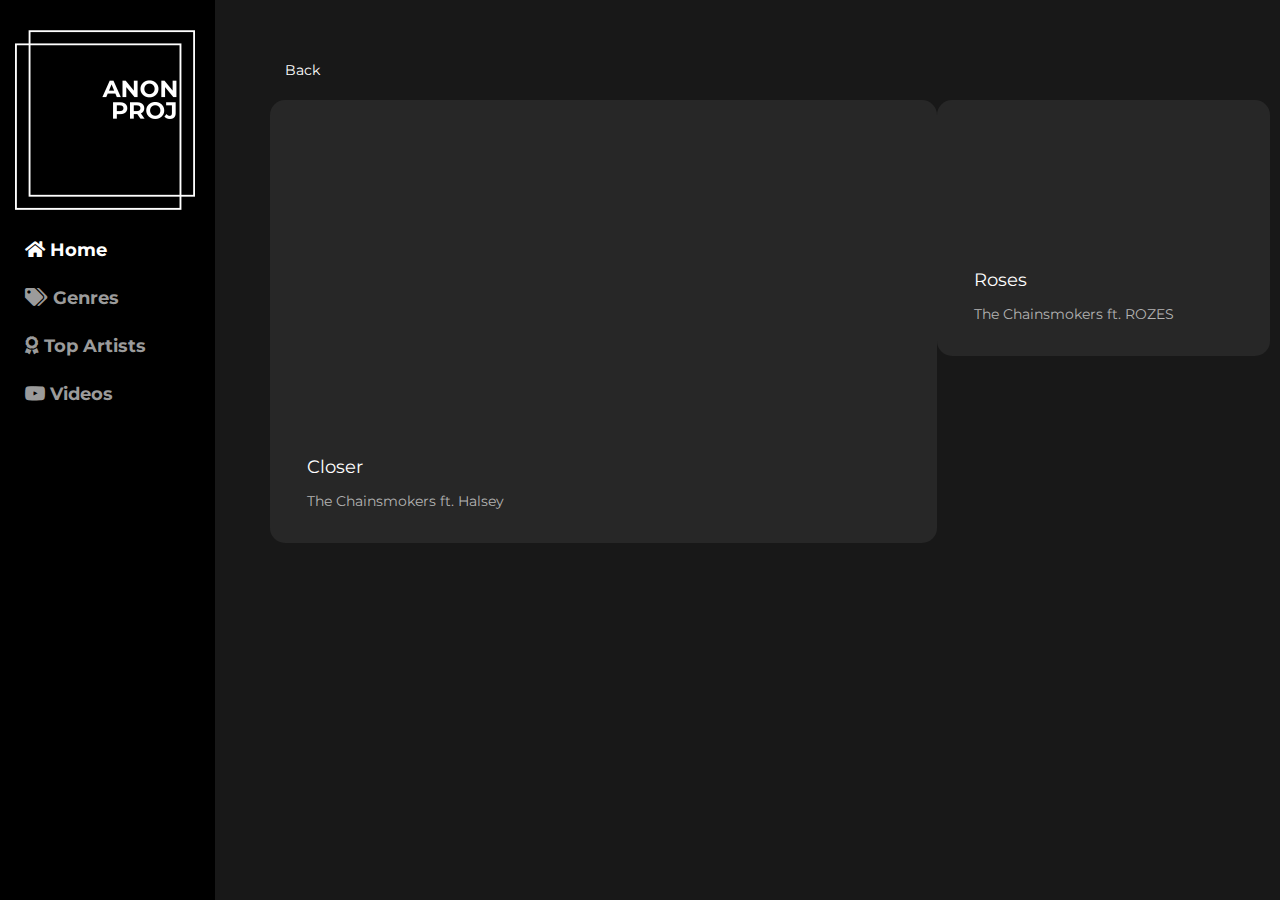
<file: playlist.html>
<!DOCTYPE html>
<html lang="en">
<head>
    <meta charset="UTF-8">
    <title>Anon - Home</title>
    <link rel="stylesheet" href="https://maxcdn.bootstrapcdn.com/bootstrap/3.3.7/css/bootstrap.min.css" integrity="sha384-BVYiiSIFeK1dGmJRAkycuHAHRg32OmUcww7on3RYdg4Va+PmSTsz/K68vbdEjh4u" crossorigin="anonymous">
    <link rel="stylesheet" href="vendors/fontawesome-free-5.11.2-web/css/all.css"/>
    <link rel="stylesheet" type="text/css" href="css/playlist.css"/>
    <link rel="stylesheet" href="https://fonts.googleapis.com/css?family=Montserrat:700,900&display=swap"/>
    <link rel="icon" type="image/png" href="image/WHITE_ANON.png"/>
</head>
<body>
<div class="row">
    <section class="left">
        <a href="http://anonproject.herokuapp.com/"><img class="anon" src="image/WHITE_ANON.png"/>
            <ul>
                <li><a class="active" href="http://anonproject.herokuapp.com/"><i class="fas fa-home"></i> Home</a></li>
                <li><a class="inactive" href="http://anonproject.herokuapp.com/genres.html"><i class="fas fa-tags"></i> Genres</a></li>
                <li><a class="inactive" href="http://anonproject.herokuapp.com/topartists.html"><i class="fas fa-award"></i> Top Artists</a></li>
                <li><a class="inactive" href="http://anonproject.herokuapp.com/videos.html"><i class="fab fa-youtube"></i> Videos</a></li>
            </ul>
    </section>
    <section class="right" style="padding-top: 20px">
        <div class="msec">
            <a href="home.html" style="text-decoration: none; color: #FFFFFF;">Back</a>
            <div class="row justify-content-around" style=" overflow: hidden;height: auto; margin-top: 20px">
                <div class="col-md-8 box" style="padding: 22px; height: 100%;background-color: #272727;border-radius: 15px;">
                    <div class="col-md-12">
                        <div class="embed-responsive embed-responsive-16by9">
                            <iframe class="embed-responsive-item" src="https://www.youtube-nocookie.com/embed/PT2_F-1esPk" allowfullscreen></iframe>
                        </div>
                        <p style="color: #ffffff;  font-size: large;">Closer</p>
                        <p style="color: #b3b3b3;">The Chainsmokers ft. Halsey</p>
                    </div>
                </div>
                <div class="col-md-4 box" style="padding: 22px; height: 100%;background-color: #272727;border-radius: 15px;">
                    <div class="col-md-12">
                        <div class="embed-responsive embed-responsive-16by9">
                            <iframe class="embed-responsive-item" src="https://www.youtube-nocookie.com/embed/mBZdHuZCfic" allowfullscreen></iframe>
                        </div>
                        <p style="color: #ffffff;  font-size: large;">Roses</p>
                        <p style="color: #b3b3b3;">The Chainsmokers ft. ROZES</p>
                    </div>
                </div>
            </div>
        </div>
    </section>
</div>
<script type="text/javascript" src="js/jquery3.4.1.js"></script>
<script src="https://maxcdn.bootstrapcdn.com/bootstrap/3.3.7/js/bootstrap.min.js" integrity="sha384-Tc5IQib027qvyjSMfHjOMaLkfuWVxZxUPnCJA7l2mCWNIpG9mGCD8wGNIcPD7Txa" crossorigin="anonymous"></script>
</body>
</html>
</file>
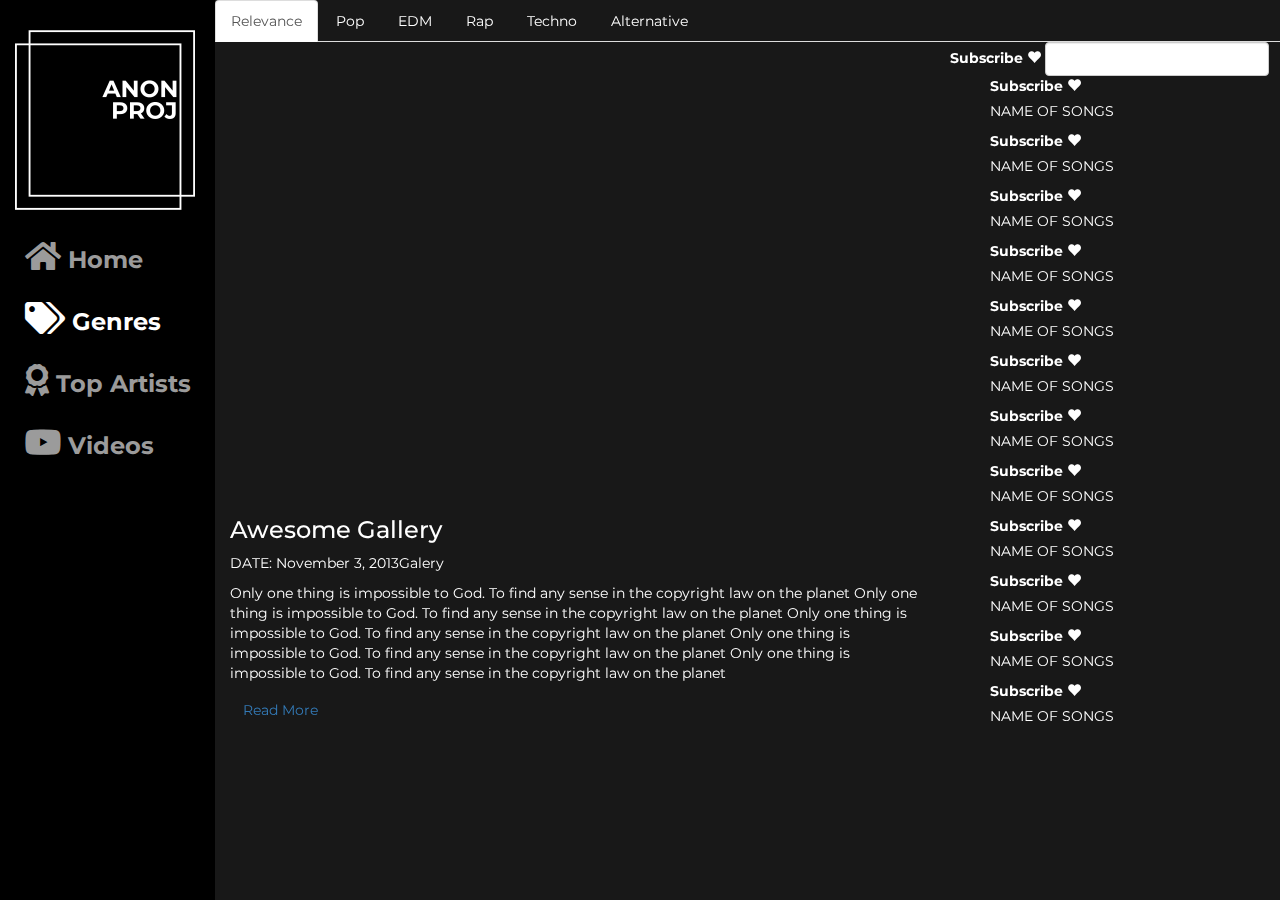
<file: test1.html>
<!DOCTYPE html>
<html lang="en">
<head>
    <meta charset="UTF-8">
    <title>Anon - Genres</title>
    <link rel="stylesheet" href="https://maxcdn.bootstrapcdn.com/bootstrap/3.3.7/css/bootstrap.min.css" integrity="sha384-BVYiiSIFeK1dGmJRAkycuHAHRg32OmUcww7on3RYdg4Va+PmSTsz/K68vbdEjh4u" crossorigin="anonymous">
    <link rel="stylesheet" href="vendors/fontawesome-free-5.11.2-web/css/all.css"/>
    <link rel="stylesheet" type="text/css" href="css/test1.css"/>
    <link rel="stylesheet" href="https://fonts.googleapis.com/css?family=Montserrat:700,900&display=swap"/>
    <link rel="icon" type="image/png" href="image/WHITE_ANON.png"/>
</head>
<body>
<div class="row">
    <section class="left">
        <a href="http://anonproject.herokuapp.com/"><img class="anon" src="image/WHITE_ANON.png"/>
            <ul>
                <li><a class="inactive" href="http://anonproject.herokuapp.com/"><i class="fas fa-home"></i> Home</a></li>
                <li><a class="active" href="http://anonproject.herokuapp.com/genres.html"><i style="color: #ffffff" class="fas fa-tags"></i> Genres</a></li>
                <li><a class="inactive" href="http://anonproject.herokuapp.com/topartists.html"><i class="fas fa-award"></i> Top Artists</a></li>
                <li><a class="inactive" href="http://anonproject.herokuapp.com/videos.html"><i class="fab fa-youtube"></i> Videos</a></li>
            </ul>
    </section>
    <section class="right">
        <ul class="nav nav-tabs" role="tablist" style="background-color: #181818; text-decoration: none">
            <li role="presentation" class="active"><a href="#relevance" aria-controls="relevance" role="tab" data-toggle="tab">Relevance</a></li>
            <li role="presentation"><a href="#pop" aria-controls="pop" role="tab" data-toggle="tab">Pop</a></li>
            <li role="presentation"><a href="#edm" aria-controls="edm" role="tab" data-toggle="tab">EDM</a></li>
            <li role="presentation"><a href="#rap" aria-controls="rap" role="tab" data-toggle="tab">Rap</a></li>
            <li role="presentation"><a href="#techno" aria-controls="techno" role="tab" data-toggle="tab">Techno</a></li>
            <li role="presentation"><a href="#alternative" aria-controls="alternative" role="tab" data-toggle="tab">Alternative</a></li>
        </ul>
        <!-- Tab panes -->
        <div class="tab-content">
            <div role="tabpanel" class="tab-pane fade in active" id="relevance">

                <div class="div-2 col-md-8">
                    <div class="block-1">
                        <div class="block-1-content">
                            <iframe width="770" height="450" src="https://www.youtube.com/embed/yon9M1WSdOk" frameborder="0" allow="accelerometer; autoplay; encrypted-media; gyroscope; picture-in-picture" allowfullscreen></iframe>
                        </div>
                    </div>

                    <div class="block-2">
                        <h3>Awesome Gallery</h3>
                        <p class="info"><span>DATE: </span><span>November 3, 2013</span><span>Galery</span></p>
                        <p>Only one thing is impossible to God. To find any sense in the copyright law on the planet
                            Only one thing is impossible to God. To find any sense in the copyright law on the planet
                            Only one thing is impossible to God. To find any sense in the copyright law on the planet
                            Only one thing is impossible to God. To find any sense in the copyright law on the planet
                            Only one thing is impossible to God. To find any sense in the copyright law on the planet</p>
                        <a class="btn" href="#">Read More</a>
                    </div>
                </div>

                <div class=" col-md-4">
                    <form class="form-inline" method="GET" action="#">
                        <div class="form-group">
                            <label>Subscribe <i class="glyphicon glyphicon-heart"></i></label>
                            <input class="form-control" name="email" type="email"/>

                        </div>
                    </form>
                    <ul>
                        <li>
                            <div class="">
                                <label>Subscribe <i class="glyphicon glyphicon-heart"></i></label>
                                <p>NAME OF SONGS</p>
                            </div>
                        </li>
                        <li>
                            <div class="">
                                <label>Subscribe <i class="glyphicon glyphicon-heart"></i></label>
                                <p>NAME OF SONGS</p>
                            </div>
                        </li>
                        <li>
                            <div>
                                <label>Subscribe <i class="glyphicon glyphicon-heart"></i></label>
                                <p>NAME OF SONGS</p>
                            </div>
                        </li>
                        <li>
                            <div>
                                <label>Subscribe <i class="glyphicon glyphicon-heart"></i></label>
                                <p>NAME OF SONGS</p>
                            </div>
                        </li>
                        <li>
                            <div>
                                <label>Subscribe <i class="glyphicon glyphicon-heart"></i></label>
                                <p>NAME OF SONGS</p>
                            </div>
                        </li>
                        <li>
                            <div>
                                <label>Subscribe <i class="glyphicon glyphicon-heart"></i></label>
                                <p>NAME OF SONGS</p>
                            </div>
                        </li>
                        <li>
                            <div>
                                <label>Subscribe <i class="glyphicon glyphicon-heart"></i></label>
                                <p>NAME OF SONGS</p>
                            </div>
                        </li>
                        <li>
                            <div>
                                <label>Subscribe <i class="glyphicon glyphicon-heart"></i></label>
                                <p>NAME OF SONGS</p>
                            </div>
                        </li>
                        <li>
                            <div>
                                <label>Subscribe <i class="glyphicon glyphicon-heart"></i></label>
                                <p>NAME OF SONGS</p>
                            </div>
                        </li>
                        <li>
                            <div>
                                <label>Subscribe <i class="glyphicon glyphicon-heart"></i></label>
                                <p>NAME OF SONGS</p>
                            </div>
                        </li>
                        <li>
                            <div>
                                <label>Subscribe <i class="glyphicon glyphicon-heart"></i></label>
                                <p>NAME OF SONGS</p>
                            </div>
                        </li>
                        <li>
                            <div>
                                <label>Subscribe <i class="glyphicon glyphicon-heart"></i></label>
                                <p>NAME OF SONGS</p>
                            </div>
                        </li>


                    </ul>


                </div>










            </div>
            <div role="tabpanel" class="tab-pane fade" id="pop">

            </div>
            <div role="tabpanel" class="tab-pane fade" id="edm">

                <div class="msec" style="margin-top: 40px">
                    <p class="headerl">Hits</p>
                    <a class="seeall" href="#">SEE MORE</a>
                    <p class="infol">Top hits of most favorites artists.</p>
                    <div class="col-md-12" style="border-radius: 15px; overflow: hidden;background-color: #272727;height: 300px;">
                        <div class="col-md-3 box" style="padding: 22px; height: 100%;">
                            <iframe width="100%" height="208.25px" scrolling="no" frameborder="no" allow="autoplay" src="https://w.soundcloud.com/player/?url=https%3A//api.soundcloud.com/tracks/486495918&color=%23a83044&auto_play=false&hide_related=true&show_comments=false&show_user=false&show_reposts=false&show_teaser=false&visual=true"></iframe>
                            <p style="color: #ffffff;  font-size: large;">Sweet But Psycho</p>
                            <p style="color: #b3b3b3;">Ava Max</p>
                        </div>
                        <div class="col-md-3 box" style="padding: 22px; height: 100%;">
                            <iframe width="100%" height="208.25px" scrolling="no" frameborder="no" allow="autoplay" src="https://w.soundcloud.com/player/?url=https%3A//api.soundcloud.com/tracks/297893459&color=%23847c74&auto_play=false&hide_related=true&show_comments=false&show_user=false&show_reposts=false&show_teaser=false&visual=true"></iframe>
                            <p style="color: #ffffff;  font-size: large;">Make Me Move</p>
                            <p style="color: #b3b3b3;">Culture Code</p>
                        </div>
                        <div class="col-md-3 box" style="padding: 22px; height: 100%;">
                            <iframe width="100%" height="208.25px" scrolling="no" frameborder="no" allow="autoplay" src="https://w.soundcloud.com/player/?url=https%3A//api.soundcloud.com/tracks/578933490&color=%23544c44&auto_play=false&hide_related=true&show_comments=false&show_user=false&show_reposts=false&show_teaser=false&visual=true"></iframe>
                            <p style="color: #ffffff;  font-size: large;">No Sleep</p>
                            <p style="color: #b3b3b3;">Martin Garrix ft. Bonn</p>
                        </div>
                        <div class="col-md-3 box" style="padding: 22px; height: 100%;">
                            <iframe width="100%" height="208.25px" scrolling="no" frameborder="no" allow="autoplay" src="https://w.soundcloud.com/player/?url=https%3A//api.soundcloud.com/tracks/478430433&color=%2318201f&auto_play=false&hide_related=true&show_comments=false&show_user=false&show_reposts=false&show_teaser=false&visual=true"></iframe>
                            <p style="color: #ffffff;  font-size: large;">High On Life</p>
                            <p style="color: #b3b3b3;">Martin Garrix ft. Bonn</p>
                        </div>
                    </div>
                </div>
            </div>
        </div>

    </section>
</div>
<script type="text/javascript" src="js/jquery3.4.1.js"></script>
<script src="https://maxcdn.bootstrapcdn.com/bootstrap/3.3.7/js/bootstrap.min.js" integrity="sha384-Tc5IQib027qvyjSMfHjOMaLkfuWVxZxUPnCJA7l2mCWNIpG9mGCD8wGNIcPD7Txa" crossorigin="anonymous"></script>
</body>
</html>
</file>
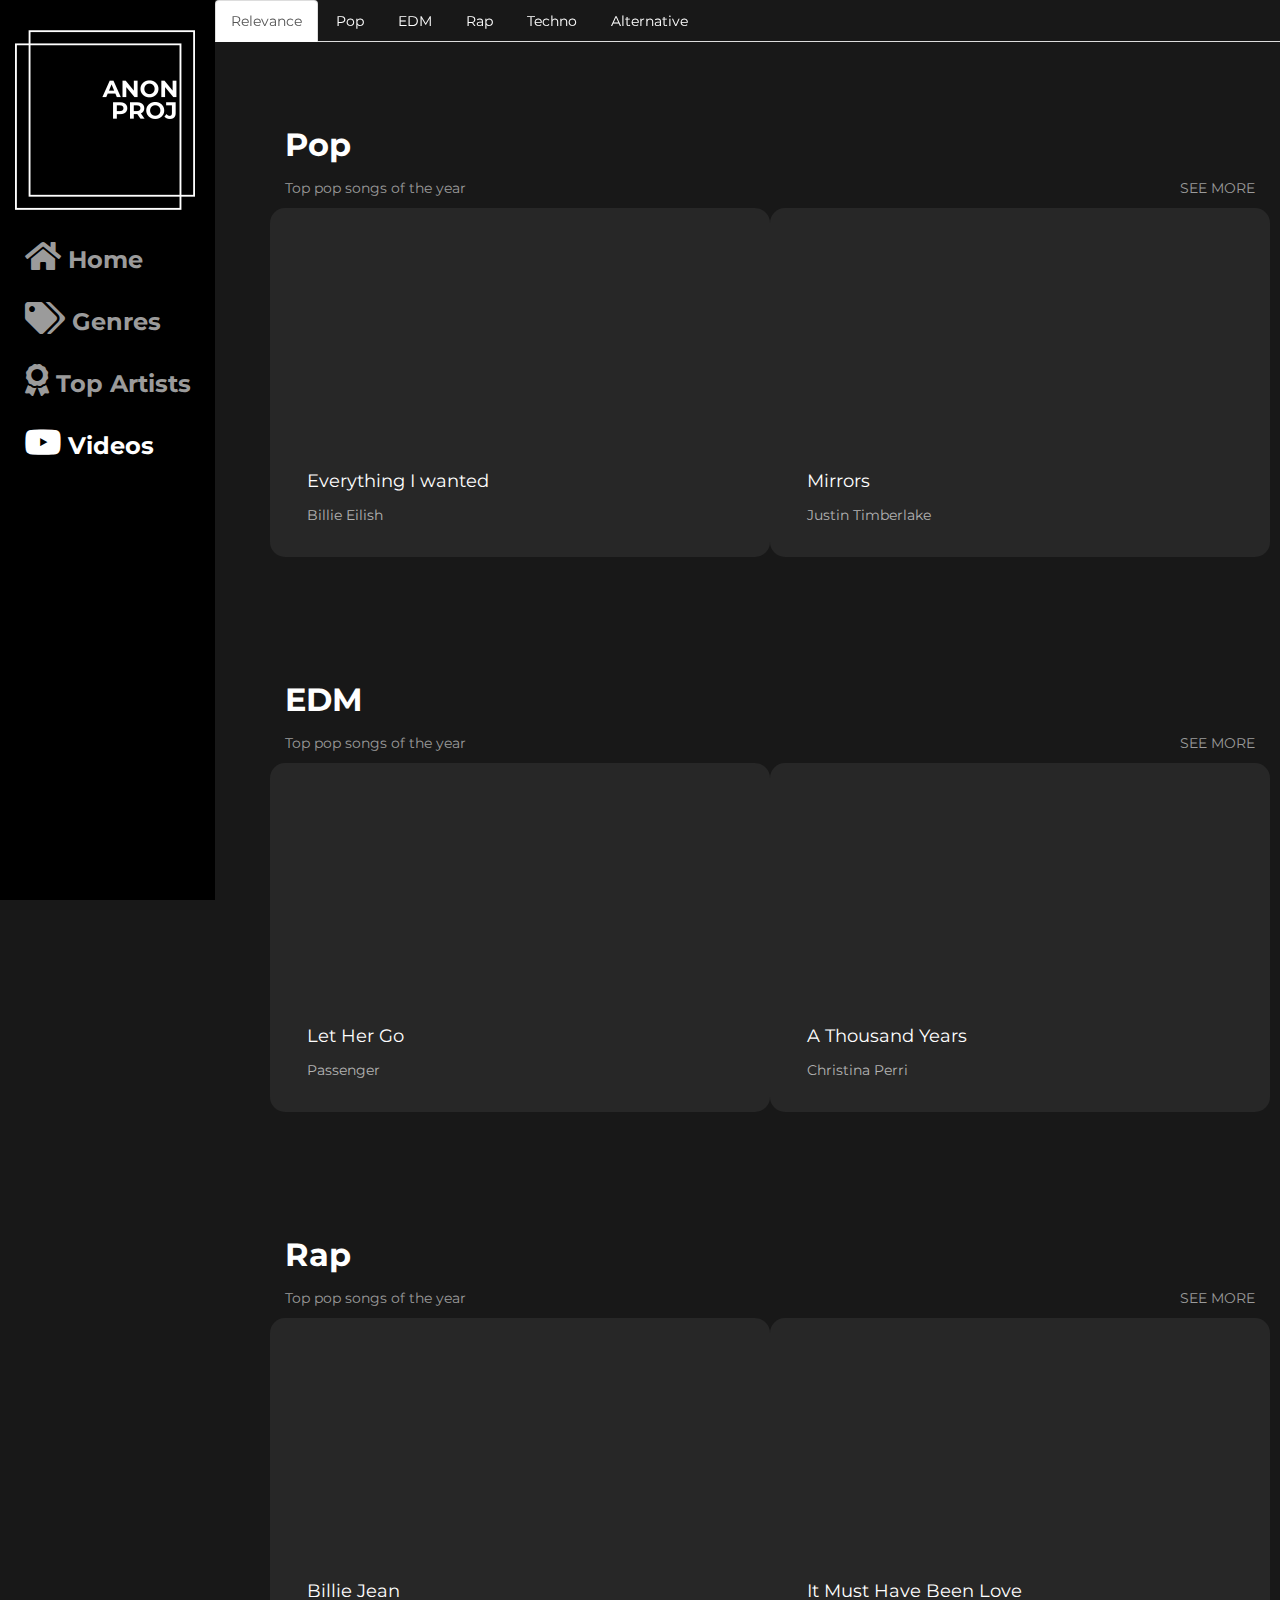
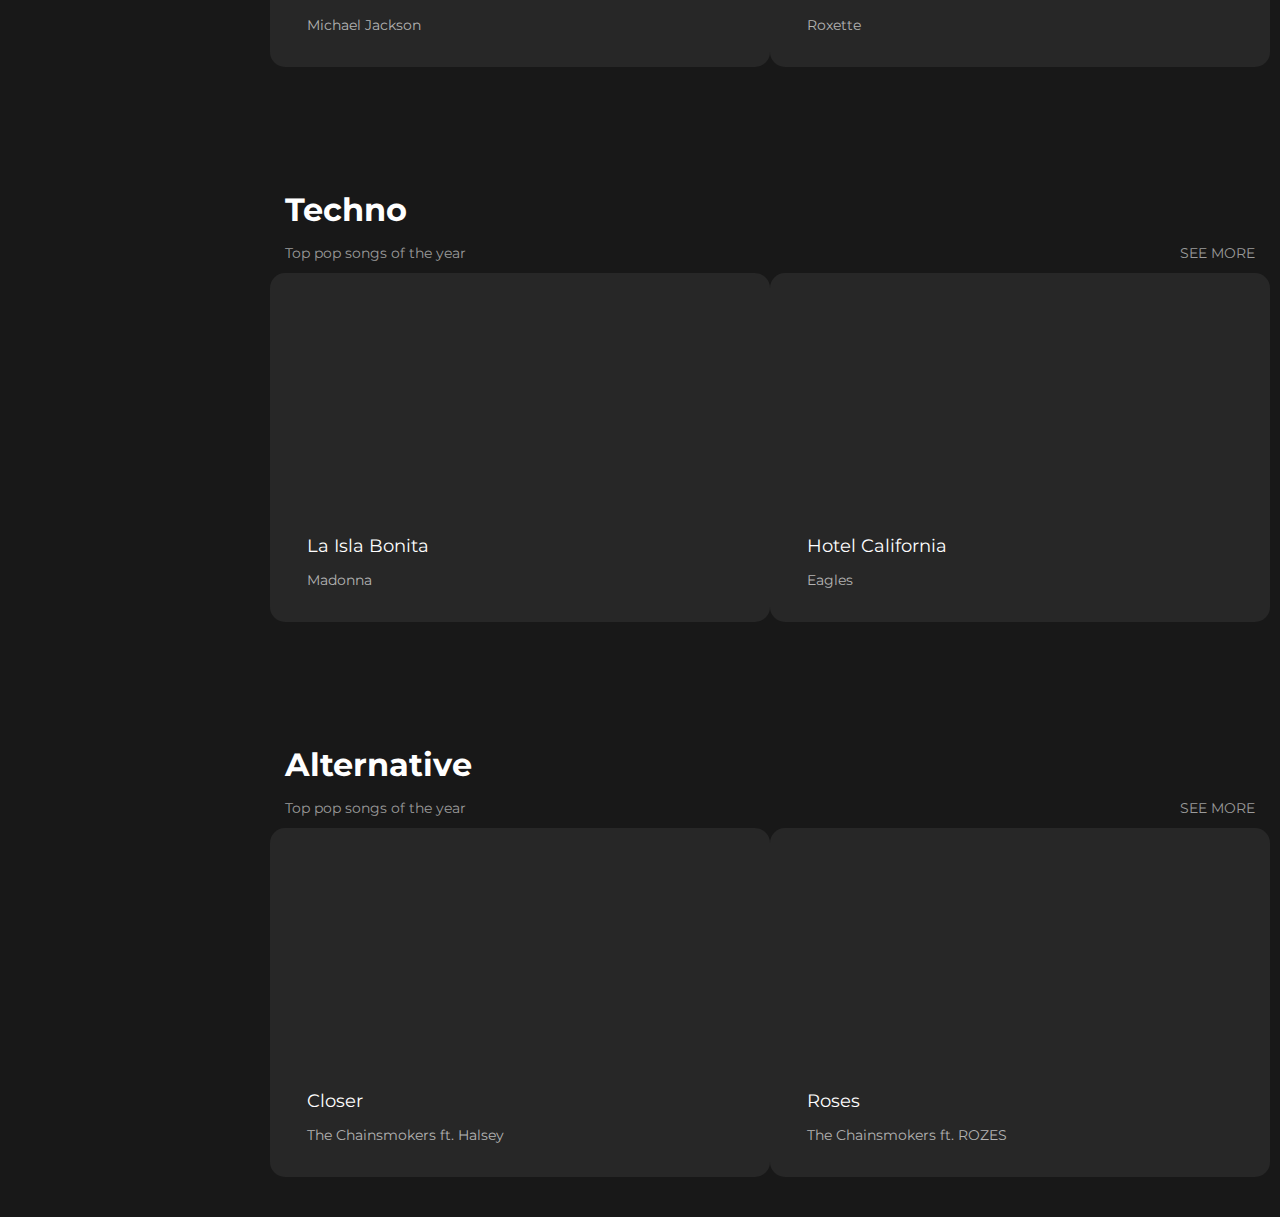
<file: videos.html>
<!DOCTYPE html>
<html lang="en">
<head>
    <meta charset="UTF-8">
    <title>Anon - Videos</title>
    <link rel="stylesheet" href="https://maxcdn.bootstrapcdn.com/bootstrap/3.3.7/css/bootstrap.min.css" integrity="sha384-BVYiiSIFeK1dGmJRAkycuHAHRg32OmUcww7on3RYdg4Va+PmSTsz/K68vbdEjh4u" crossorigin="anonymous">
    <link rel="stylesheet" href="vendors/fontawesome-free-5.11.2-web/css/all.css"/>
    <link rel="stylesheet" type="text/css" href="css/videos.css"/>
    <link rel="stylesheet" href="https://fonts.googleapis.com/css?family=Montserrat:700,900&display=swap"/>
    <link rel="icon" type="image/png" href="image/WHITE_ANON.png"/>
</head>
<body>
<div class="row">
    <section class="left">
        <a href="http://anonproject.herokuapp.com/"><img class="anon" src="image/WHITE_ANON.png"/>
        <ul>
            <li><a class="inactive" href="http://anonproject.herokuapp.com/"><i class="fas fa-home"></i> Home</a></li>
            <li><a class="inactive" href="http://anonproject.herokuapp.com/genres.html"><i class="fas fa-tags"></i> Genres</a></li>
            <li><a class="inactive" href="http://anonproject.herokuapp.com/topartists.html"><i class="fas fa-award"></i> Top Artists</a></li>
            <li><a class="active" href="http://anonproject.herokuapp.com/videos.html"><i  style="color: #ffffff" class="fab fa-youtube"></i> Videos</a></li>
        </ul>
    </section>
    <section class="right">
        <ul class="nav nav-tabs" role="tablist" style="background-color: #181818; text-decoration: none">
            <li role="presentation" class="active"><a href="#relevance" aria-controls="relevance" role="tab" data-toggle="tab">Relevance</a></li>
            <li role="presentation"><a href="#pop" aria-controls="pop" role="tab" data-toggle="tab">Pop</a></li>
            <li role="presentation"><a href="#edm" aria-controls="edm" role="tab" data-toggle="tab">EDM</a></li>
            <li role="presentation"><a href="#rap" aria-controls="rap" role="tab" data-toggle="tab">Rap</a></li>
            <li role="presentation"><a href="#techno" aria-controls="techno" role="tab" data-toggle="tab">Techno</a></li>
            <li role="presentation"><a href="#alternative" aria-controls="alternative" role="tab" data-toggle="tab">Alternative</a></li>
        </ul>
        <div class="tab-content">
            <div role="tabpanel" class="tab-pane fade in active" id="relevance">
                <div class="msec" style="margin-top: 40px">
                    <p class="headerl">Pop</p>
                    <a class="seeall" href="#">SEE MORE</a>
                    <p class="infol">Top pop songs of the year</p>
                    <div class="row justify-content-around" style=" overflow: hidden;height: auto;">
                        <div class="col-md-6 box" style="padding: 22px; height: 100%;background-color: #272727;border-radius: 15px;">
                            <div class="col-md-12">
                                <div class="embed-responsive embed-responsive-16by9">
                                    <iframe class="embed-responsive-item" src="https://www.youtube-nocookie.com/embed/qCTMq7xvdXU" allowfullscreen></iframe>
                                </div>
                                <p style="color: #ffffff;  font-size: large;">Everything I wanted</p>
                                <p style="color: #b3b3b3;">Billie Eilish</p>
                            </div>
                        </div>
                        <div class="col-md-6 box" style="padding: 22px; height: 100%;background-color: #272727;border-radius: 15px;">
                            <div class="col-md-12">
                                <div class="embed-responsive embed-responsive-16by9">
                                    <iframe class="embed-responsive-item" src="https://www.youtube-nocookie.com/embed/zSiQ-4E25CM" allowfullscreen></iframe>
                                </div>
                                <p style="color: #ffffff;  font-size: large;">Mirrors</p>
                                <p style="color: #b3b3b3;">Justin Timberlake</p>
                            </div>
                        </div>
                    </div>
                </div>
                <div class="msec" style="margin-top: 40px">
                    <p class="headerl">EDM</p>
                    <a class="seeall" href="#">SEE MORE</a>
                    <p class="infol">Top pop songs of the year</p>
                    <div class="row justify-content-around" style=" overflow: hidden;height: auto;">
                        <div class="col-md-6 box" style="padding: 22px; height: 100%;background-color: #272727;border-radius: 15px;">
                            <div class="col-md-12">
                                <div class="embed-responsive embed-responsive-16by9">
                                    <iframe class="embed-responsive-item" src="https://www.youtube-nocookie.com/embed/RBumgq5yVrA" allowfullscreen></iframe>
                                </div>
                                <p style="color: #ffffff;  font-size: large;">Let Her Go</p>
                                <p style="color: #b3b3b3;">Passenger</p>
                            </div>
                        </div>
                        <div class="col-md-6 box" style="padding: 22px; height: 100%;background-color: #272727;border-radius: 15px;">
                            <div class="col-md-12">
                                <div class="embed-responsive embed-responsive-16by9">
                                    <iframe class="embed-responsive-item" src="https://www.youtube-nocookie.com/embed/rtOvBOTyX00" allowfullscreen></iframe>
                                </div>
                                <p style="color: #ffffff;  font-size: large;">A Thousand Years</p>
                                <p style="color: #b3b3b3;">Christina Perri</p>
                            </div>
                        </div>
                    </div>
                </div>
                <div class="msec" style="margin-top: 40px">
                    <p class="headerl">Rap</p>
                    <a class="seeall" href="#">SEE MORE</a>
                    <p class="infol">Top pop songs of the year</p>
                    <div class="row justify-content-around" style=" overflow: hidden;height: auto;">
                        <div class="col-md-6 box" style="padding: 22px; height: 100%;background-color: #272727;border-radius: 15px;">
                            <div class="col-md-12">
                                <div class="embed-responsive embed-responsive-16by9">
                                    <iframe class="embed-responsive-item" src="https://www.youtube-nocookie.com/embed/VOj_xsc-EBM" allowfullscreen></iframe>
                                </div>
                                <p style="color: #ffffff;  font-size: large;">Billie Jean</p>
                                <p style="color: #b3b3b3;">Michael Jackson</p>
                            </div>
                        </div>
                        <div class="col-md-6 box" style="padding: 22px; height: 100%;background-color: #272727;border-radius: 15px;">
                            <div class="col-md-12">
                                <div class="embed-responsive embed-responsive-16by9">
                                    <iframe class="embed-responsive-item" src="https://www.youtube-nocookie.com/embed/k2C5TjS2sh4" allowfullscreen></iframe>
                                </div>
                                <p style="color: #ffffff;  font-size: large;">It Must Have Been Love</p>
                                <p style="color: #b3b3b3;">Roxette</p>
                            </div>
                        </div>
                    </div>
                </div>
                <div class="msec" style="margin-top: 40px">
                    <p class="headerl">Techno</p>
                    <a class="seeall" href="#">SEE MORE</a>
                    <p class="infol">Top pop songs of the year</p>
                    <div class="row justify-content-around" style=" overflow: hidden;height: auto;">
                        <div class="col-md-6 box" style="padding: 22px; height: 100%;background-color: #272727;border-radius: 15px;">
                            <div class="col-md-12">
                                <div class="embed-responsive embed-responsive-16by9">
                                    <iframe class="embed-responsive-item" src="https://www.youtube-nocookie.com/embed/zpzdgmqIHOQ" allowfullscreen></iframe>
                                </div>
                                <p style="color: #ffffff;  font-size: large;">La Isla Bonita</p>
                                <p style="color: #b3b3b3;">Madonna</p>
                            </div>
                        </div>
                        <div class="col-md-6 box" style="padding: 22px; height: 100%;background-color: #272727;border-radius: 15px;">
                            <div class="col-md-12">
                                <div class="embed-responsive embed-responsive-16by9">
                                    <iframe class="embed-responsive-item" src="https://www.youtube-nocookie.com/embed/EqPtz5qN7HM" allowfullscreen></iframe>
                                </div>
                                <p style="color: #ffffff;  font-size: large;">Hotel California</p>
                                <p style="color: #b3b3b3;">Eagles</p>
                            </div>
                        </div>
                    </div>
                </div>
                <div class="msec" style="margin-top: 40px">
                    <p class="headerl">Alternative</p>
                    <a class="seeall" href="#">SEE MORE</a>
                    <p class="infol">Top pop songs of the year</p>
                    <div class="row justify-content-around" style=" overflow: hidden;height: auto;">
                        <div class="col-md-6 box" style="padding: 22px; height: 100%;background-color: #272727;border-radius: 15px;">
                            <div class="col-md-12">
                                <div class="embed-responsive embed-responsive-16by9">
                                    <iframe class="embed-responsive-item" src="https://www.youtube-nocookie.com/embed/PT2_F-1esPk" allowfullscreen></iframe>
                                </div>
                                <p style="color: #ffffff;  font-size: large;">Closer</p>
                                <p style="color: #b3b3b3;">The Chainsmokers ft. Halsey</p>
                            </div>
                        </div>
                        <div class="col-md-6 box" style="padding: 22px; height: 100%;background-color: #272727;border-radius: 15px;">
                            <div class="col-md-12">
                                <div class="embed-responsive embed-responsive-16by9">
                                    <iframe class="embed-responsive-item" src="https://www.youtube-nocookie.com/embed/PT2_F-1esPk" allowfullscreen></iframe>
                                </div>
                                <p style="color: #ffffff;  font-size: large;">Roses</p>
                                <p style="color: #b3b3b3;">The Chainsmokers ft. ROZES</p>
                            </div>
                        </div>
                    </div>
                </div>
            </div>
            <div role="tabpanel" class="tab-pane fade" id="pop">
                <div class="msec" style="margin-top: 40px">
                    <p class="headerl">Vids</p>
                    <a class="seeall" href="#">SEE MORE</a>
                    <p class="infol">Top pop songs of the year</p>
                    <div class="row justify-content-around" style=" overflow: hidden;height: auto;">
                        <div class="col-md-6 box" style="padding: 22px; height: 100%;background-color: #272727;border-radius: 15px;">
                            <div class="col-md-12">
                                <div class="embed-responsive embed-responsive-16by9">
                                    <iframe class="embed-responsive-item" src="https://www.youtube-nocookie.com/embed/PT2_F-1esPk" allowfullscreen></iframe>
                                </div>
                                <p style="color: #ffffff;  font-size: large;">Closer</p>
                                <p style="color: #b3b3b3;">The Chainsmokers ft. Halsey</p>
                            </div>
                        </div>
                        <div class="col-md-6 box" style="padding: 22px; height: 100%;background-color: #272727;border-radius: 15px;">
                            <div class="col-md-12">
                                <div class="embed-responsive embed-responsive-16by9">
                                    <iframe class="embed-responsive-item" src="https://www.youtube-nocookie.com/embed/PT2_F-1esPk" allowfullscreen></iframe>
                                </div>
                                <p style="color: #ffffff;  font-size: large;">Roses</p>
                                <p style="color: #b3b3b3;">The Chainsmokers ft. ROZES</p>
                            </div>
                        </div>
                    </div>
                </div>
                <div class="msec" style="margin-top: 40px">

                    <div class="row justify-content-around" style=" overflow: hidden;height: auto;">
                        <div class="col-md-6 box" style="padding: 22px; height: 100%;background-color: #272727;border-radius: 15px;">
                            <div class="col-md-12">
                                <div class="embed-responsive embed-responsive-16by9">
                                    <iframe class="embed-responsive-item" src="https://www.youtube-nocookie.com/embed/PT2_F-1esPk" allowfullscreen></iframe>
                                </div>
                                <p style="color: #ffffff;  font-size: large;">Closer</p>
                                <p style="color: #b3b3b3;">The Chainsmokers ft. Halsey</p>
                            </div>
                        </div>
                        <div class="col-md-6 box" style="padding: 22px; height: 100%;background-color: #272727;border-radius: 15px;">
                            <div class="col-md-12">
                                <div class="embed-responsive embed-responsive-16by9">
                                    <iframe class="embed-responsive-item" src="https://www.youtube-nocookie.com/embed/PT2_F-1esPk" allowfullscreen></iframe>
                                </div>
                                <p style="color: #ffffff;  font-size: large;">Roses</p>
                                <p style="color: #b3b3b3;">The Chainsmokers ft. ROZES</p>
                            </div>
                        </div>
                    </div>
                </div>
                <div class="msec" style="margin-top: 40px">

                    <div class="row justify-content-around" style=" overflow: hidden;height: auto;">
                        <div class="col-md-6 box" style="padding: 22px; height: 100%;background-color: #272727;border-radius: 15px;">
                            <div class="col-md-12">
                                <div class="embed-responsive embed-responsive-16by9">
                                    <iframe class="embed-responsive-item" src="https://www.youtube-nocookie.com/embed/PT2_F-1esPk" allowfullscreen></iframe>
                                </div>
                                <p style="color: #ffffff;  font-size: large;">Closer</p>
                                <p style="color: #b3b3b3;">The Chainsmokers ft. Halsey</p>
                            </div>
                        </div>
                        <div class="col-md-6 box" style="padding: 22px; height: 100%;background-color: #272727;border-radius: 15px;">
                            <div class="col-md-12">
                                <div class="embed-responsive embed-responsive-16by9">
                                    <iframe class="embed-responsive-item" src="https://www.youtube-nocookie.com/embed/PT2_F-1esPk" allowfullscreen></iframe>
                                </div>
                                <p style="color: #ffffff;  font-size: large;">Roses</p>
                                <p style="color: #b3b3b3;">The Chainsmokers ft. ROZES</p>
                            </div>
                        </div>
                    </div>
                </div>
                <div class="msec" style="margin-top: 40px">

                    <div class="row justify-content-around" style=" overflow: hidden;height: auto;">
                        <div class="col-md-6 box" style="padding: 22px; height: 100%;background-color: #272727;border-radius: 15px;">
                            <div class="col-md-12">
                                <div class="embed-responsive embed-responsive-16by9">
                                    <iframe class="embed-responsive-item" src="https://www.youtube-nocookie.com/embed/PT2_F-1esPk" allowfullscreen></iframe>
                                </div>
                                <p style="color: #ffffff;  font-size: large;">Closer</p>
                                <p style="color: #b3b3b3;">The Chainsmokers ft. Halsey</p>
                            </div>
                        </div>
                        <div class="col-md-6 box" style="padding: 22px; height: 100%;background-color: #272727;border-radius: 15px;">
                            <div class="col-md-12">
                                <div class="embed-responsive embed-responsive-16by9">
                                    <iframe class="embed-responsive-item" src="https://www.youtube-nocookie.com/embed/PT2_F-1esPk" allowfullscreen></iframe>
                                </div>
                                <p style="color: #ffffff;  font-size: large;">Roses</p>
                                <p style="color: #b3b3b3;">The Chainsmokers ft. ROZES</p>
                            </div>
                        </div>
                    </div>
                </div>
                <div class="msec" style="margin-top: 40px">

                    <div class="row justify-content-around" style=" overflow: hidden;height: auto;">
                        <div class="col-md-6 box" style="padding: 22px; height: 100%;background-color: #272727;border-radius: 15px;">
                            <div class="col-md-12">
                                <div class="embed-responsive embed-responsive-16by9">
                                    <iframe class="embed-responsive-item" src="https://www.youtube-nocookie.com/embed/PT2_F-1esPk" allowfullscreen></iframe>
                                </div>
                                <p style="color: #ffffff;  font-size: large;">Closer</p>
                                <p style="color: #b3b3b3;">The Chainsmokers ft. Halsey</p>
                            </div>
                        </div>
                        <div class="col-md-6 box" style="padding: 22px; height: 100%;background-color: #272727;border-radius: 15px;">
                            <div class="col-md-12">
                                <div class="embed-responsive embed-responsive-16by9">
                                    <iframe class="embed-responsive-item" src="https://www.youtube-nocookie.com/embed/PT2_F-1esPk" allowfullscreen></iframe>
                                </div>
                                <p style="color: #ffffff;  font-size: large;">Roses</p>
                                <p style="color: #b3b3b3;">The Chainsmokers ft. ROZES</p>
                            </div>
                        </div>
                    </div>
                </div>
            </div>
            <div role="tabpanel" class="tab-pane fade" id="edm">
                <div class="msec" style="margin-top: 40px">
                    <p class="headerl">Vids</p>
                    <a class="seeall" href="#">SEE MORE</a>
                    <p class="infol">Top pop songs of the year</p>
                    <div class="row justify-content-around" style=" overflow: hidden;height: auto;">
                        <div class="col-md-6 box" style="padding: 22px; height: 100%;background-color: #272727;border-radius: 15px;">
                            <div class="col-md-12">
                                <div class="embed-responsive embed-responsive-16by9">
                                    <iframe class="embed-responsive-item" src="https://www.youtube-nocookie.com/embed/PT2_F-1esPk" allowfullscreen></iframe>
                                </div>
                                <p style="color: #ffffff;  font-size: large;">Closer</p>
                                <p style="color: #b3b3b3;">The Chainsmokers ft. Halsey</p>
                            </div>
                        </div>
                        <div class="col-md-6 box" style="padding: 22px; height: 100%;background-color: #272727;border-radius: 15px;">
                            <div class="col-md-12">
                                <div class="embed-responsive embed-responsive-16by9">
                                    <iframe class="embed-responsive-item" src="https://www.youtube-nocookie.com/embed/PT2_F-1esPk" allowfullscreen></iframe>
                                </div>
                                <p style="color: #ffffff;  font-size: large;">Roses</p>
                                <p style="color: #b3b3b3;">The Chainsmokers ft. ROZES</p>
                            </div>
                        </div>
                    </div>
                </div>
                <div class="msec" style="margin-top: 40px">

                    <div class="row justify-content-around" style=" overflow: hidden;height: auto;">
                        <div class="col-md-6 box" style="padding: 22px; height: 100%;background-color: #272727;border-radius: 15px;">
                            <div class="col-md-12">
                                <div class="embed-responsive embed-responsive-16by9">
                                    <iframe class="embed-responsive-item" src="https://www.youtube-nocookie.com/embed/PT2_F-1esPk" allowfullscreen></iframe>
                                </div>
                                <p style="color: #ffffff;  font-size: large;">Closer</p>
                                <p style="color: #b3b3b3;">The Chainsmokers ft. Halsey</p>
                            </div>
                        </div>
                        <div class="col-md-6 box" style="padding: 22px; height: 100%;background-color: #272727;border-radius: 15px;">
                            <div class="col-md-12">
                                <div class="embed-responsive embed-responsive-16by9">
                                    <iframe class="embed-responsive-item" src="https://www.youtube-nocookie.com/embed/PT2_F-1esPk" allowfullscreen></iframe>
                                </div>
                                <p style="color: #ffffff;  font-size: large;">Roses</p>
                                <p style="color: #b3b3b3;">The Chainsmokers ft. ROZES</p>
                            </div>
                        </div>
                    </div>
                </div>
                <div class="msec" style="margin-top: 40px">

                    <div class="row justify-content-around" style=" overflow: hidden;height: auto;">
                        <div class="col-md-6 box" style="padding: 22px; height: 100%;background-color: #272727;border-radius: 15px;">
                            <div class="col-md-12">
                                <div class="embed-responsive embed-responsive-16by9">
                                    <iframe class="embed-responsive-item" src="https://www.youtube-nocookie.com/embed/PT2_F-1esPk" allowfullscreen></iframe>
                                </div>
                                <p style="color: #ffffff;  font-size: large;">Closer</p>
                                <p style="color: #b3b3b3;">The Chainsmokers ft. Halsey</p>
                            </div>
                        </div>
                        <div class="col-md-6 box" style="padding: 22px; height: 100%;background-color: #272727;border-radius: 15px;">
                            <div class="col-md-12">
                                <div class="embed-responsive embed-responsive-16by9">
                                    <iframe class="embed-responsive-item" src="https://www.youtube-nocookie.com/embed/PT2_F-1esPk" allowfullscreen></iframe>
                                </div>
                                <p style="color: #ffffff;  font-size: large;">Roses</p>
                                <p style="color: #b3b3b3;">The Chainsmokers ft. ROZES</p>
                            </div>
                        </div>
                    </div>
                </div>
                <div class="msec" style="margin-top: 40px">

                    <div class="row justify-content-around" style=" overflow: hidden;height: auto;">
                        <div class="col-md-6 box" style="padding: 22px; height: 100%;background-color: #272727;border-radius: 15px;">
                            <div class="col-md-12">
                                <div class="embed-responsive embed-responsive-16by9">
                                    <iframe class="embed-responsive-item" src="https://www.youtube-nocookie.com/embed/PT2_F-1esPk" allowfullscreen></iframe>
                                </div>
                                <p style="color: #ffffff;  font-size: large;">Closer</p>
                                <p style="color: #b3b3b3;">The Chainsmokers ft. Halsey</p>
                            </div>
                        </div>
                        <div class="col-md-6 box" style="padding: 22px; height: 100%;background-color: #272727;border-radius: 15px;">
                            <div class="col-md-12">
                                <div class="embed-responsive embed-responsive-16by9">
                                    <iframe class="embed-responsive-item" src="https://www.youtube-nocookie.com/embed/PT2_F-1esPk" allowfullscreen></iframe>
                                </div>
                                <p style="color: #ffffff;  font-size: large;">Roses</p>
                                <p style="color: #b3b3b3;">The Chainsmokers ft. ROZES</p>
                            </div>
                        </div>
                    </div>
                </div>
                <div class="msec" style="margin-top: 40px">

                    <div class="row justify-content-around" style=" overflow: hidden;height: auto;">
                        <div class="col-md-6 box" style="padding: 22px; height: 100%;background-color: #272727;border-radius: 15px;">
                            <div class="col-md-12">
                                <div class="embed-responsive embed-responsive-16by9">
                                    <iframe class="embed-responsive-item" src="https://www.youtube-nocookie.com/embed/PT2_F-1esPk" allowfullscreen></iframe>
                                </div>
                                <p style="color: #ffffff;  font-size: large;">Closer</p>
                                <p style="color: #b3b3b3;">The Chainsmokers ft. Halsey</p>
                            </div>
                        </div>
                        <div class="col-md-6 box" style="padding: 22px; height: 100%;background-color: #272727;border-radius: 15px;">
                            <div class="col-md-12">
                                <div class="embed-responsive embed-responsive-16by9">
                                    <iframe class="embed-responsive-item" src="https://www.youtube-nocookie.com/embed/PT2_F-1esPk" allowfullscreen></iframe>
                                </div>
                                <p style="color: #ffffff;  font-size: large;">Roses</p>
                                <p style="color: #b3b3b3;">The Chainsmokers ft. ROZES</p>
                            </div>
                        </div>
                    </div>
                </div>
            </div>
            <div role="tabpanel" class="tab-pane fade" id="rap">
                <div class="msec" style="margin-top: 40px">
                    <p class="headerl">Vids</p>
                    <a class="seeall" href="#">SEE MORE</a>
                    <p class="infol">Top pop songs of the year</p>
                    <div class="row justify-content-around" style=" overflow: hidden;height: auto;">
                        <div class="col-md-6 box" style="padding: 22px; height: 100%;background-color: #272727;border-radius: 15px;">
                            <div class="col-md-12">
                                <div class="embed-responsive embed-responsive-16by9">
                                    <iframe class="embed-responsive-item" src="https://www.youtube-nocookie.com/embed/PT2_F-1esPk" allowfullscreen></iframe>
                                </div>
                                <p style="color: #ffffff;  font-size: large;">Closer</p>
                                <p style="color: #b3b3b3;">The Chainsmokers ft. Halsey</p>
                            </div>
                        </div>
                        <div class="col-md-6 box" style="padding: 22px; height: 100%;background-color: #272727;border-radius: 15px;">
                            <div class="col-md-12">
                                <div class="embed-responsive embed-responsive-16by9">
                                    <iframe class="embed-responsive-item" src="https://www.youtube-nocookie.com/embed/PT2_F-1esPk" allowfullscreen></iframe>
                                </div>
                                <p style="color: #ffffff;  font-size: large;">Roses</p>
                                <p style="color: #b3b3b3;">The Chainsmokers ft. ROZES</p>
                            </div>
                        </div>
                    </div>
                </div>
                <div class="msec" style="margin-top: 40px">

                    <div class="row justify-content-around" style=" overflow: hidden;height: auto;">
                        <div class="col-md-6 box" style="padding: 22px; height: 100%;background-color: #272727;border-radius: 15px;">
                            <div class="col-md-12">
                                <div class="embed-responsive embed-responsive-16by9">
                                    <iframe class="embed-responsive-item" src="https://www.youtube-nocookie.com/embed/PT2_F-1esPk" allowfullscreen></iframe>
                                </div>
                                <p style="color: #ffffff;  font-size: large;">Closer</p>
                                <p style="color: #b3b3b3;">The Chainsmokers ft. Halsey</p>
                            </div>
                        </div>
                        <div class="col-md-6 box" style="padding: 22px; height: 100%;background-color: #272727;border-radius: 15px;">
                            <div class="col-md-12">
                                <div class="embed-responsive embed-responsive-16by9">
                                    <iframe class="embed-responsive-item" src="https://www.youtube-nocookie.com/embed/PT2_F-1esPk" allowfullscreen></iframe>
                                </div>
                                <p style="color: #ffffff;  font-size: large;">Roses</p>
                                <p style="color: #b3b3b3;">The Chainsmokers ft. ROZES</p>
                            </div>
                        </div>
                    </div>
                </div>
                <div class="msec" style="margin-top: 40px">

                    <div class="row justify-content-around" style=" overflow: hidden;height: auto;">
                        <div class="col-md-6 box" style="padding: 22px; height: 100%;background-color: #272727;border-radius: 15px;">
                            <div class="col-md-12">
                                <div class="embed-responsive embed-responsive-16by9">
                                    <iframe class="embed-responsive-item" src="https://www.youtube-nocookie.com/embed/PT2_F-1esPk" allowfullscreen></iframe>
                                </div>
                                <p style="color: #ffffff;  font-size: large;">Closer</p>
                                <p style="color: #b3b3b3;">The Chainsmokers ft. Halsey</p>
                            </div>
                        </div>
                        <div class="col-md-6 box" style="padding: 22px; height: 100%;background-color: #272727;border-radius: 15px;">
                            <div class="col-md-12">
                                <div class="embed-responsive embed-responsive-16by9">
                                    <iframe class="embed-responsive-item" src="https://www.youtube-nocookie.com/embed/PT2_F-1esPk" allowfullscreen></iframe>
                                </div>
                                <p style="color: #ffffff;  font-size: large;">Roses</p>
                                <p style="color: #b3b3b3;">The Chainsmokers ft. ROZES</p>
                            </div>
                        </div>
                    </div>
                </div>
                <div class="msec" style="margin-top: 40px">

                    <div class="row justify-content-around" style=" overflow: hidden;height: auto;">
                        <div class="col-md-6 box" style="padding: 22px; height: 100%;background-color: #272727;border-radius: 15px;">
                            <div class="col-md-12">
                                <div class="embed-responsive embed-responsive-16by9">
                                    <iframe class="embed-responsive-item" src="https://www.youtube-nocookie.com/embed/PT2_F-1esPk" allowfullscreen></iframe>
                                </div>
                                <p style="color: #ffffff;  font-size: large;">Closer</p>
                                <p style="color: #b3b3b3;">The Chainsmokers ft. Halsey</p>
                            </div>
                        </div>
                        <div class="col-md-6 box" style="padding: 22px; height: 100%;background-color: #272727;border-radius: 15px;">
                            <div class="col-md-12">
                                <div class="embed-responsive embed-responsive-16by9">
                                    <iframe class="embed-responsive-item" src="https://www.youtube-nocookie.com/embed/PT2_F-1esPk" allowfullscreen></iframe>
                                </div>
                                <p style="color: #ffffff;  font-size: large;">Roses</p>
                                <p style="color: #b3b3b3;">The Chainsmokers ft. ROZES</p>
                            </div>
                        </div>
                    </div>
                </div>
                <div class="msec" style="margin-top: 40px">

                    <div class="row justify-content-around" style=" overflow: hidden;height: auto;">
                        <div class="col-md-6 box" style="padding: 22px; height: 100%;background-color: #272727;border-radius: 15px;">
                            <div class="col-md-12">
                                <div class="embed-responsive embed-responsive-16by9">
                                    <iframe class="embed-responsive-item" src="https://www.youtube-nocookie.com/embed/PT2_F-1esPk" allowfullscreen></iframe>
                                </div>
                                <p style="color: #ffffff;  font-size: large;">Closer</p>
                                <p style="color: #b3b3b3;">The Chainsmokers ft. Halsey</p>
                            </div>
                        </div>
                        <div class="col-md-6 box" style="padding: 22px; height: 100%;background-color: #272727;border-radius: 15px;">
                            <div class="col-md-12">
                                <div class="embed-responsive embed-responsive-16by9">
                                    <iframe class="embed-responsive-item" src="https://www.youtube-nocookie.com/embed/PT2_F-1esPk" allowfullscreen></iframe>
                                </div>
                                <p style="color: #ffffff;  font-size: large;">Roses</p>
                                <p style="color: #b3b3b3;">The Chainsmokers ft. ROZES</p>
                            </div>
                        </div>
                    </div>
                </div>
            </div>
            <div role="tabpanel" class="tab-pane fade" id="techno">
                <div class="msec" style="margin-top: 40px">
                    <p class="headerl">Vids</p>
                    <a class="seeall" href="#">SEE MORE</a>
                    <p class="infol">Top pop songs of the year</p>
                    <div class="row justify-content-around" style=" overflow: hidden;height: auto;">
                        <div class="col-md-6 box" style="padding: 22px; height: 100%;background-color: #272727;border-radius: 15px;">
                            <div class="col-md-12">
                                <div class="embed-responsive embed-responsive-16by9">
                                    <iframe class="embed-responsive-item" src="https://www.youtube-nocookie.com/embed/PT2_F-1esPk" allowfullscreen></iframe>
                                </div>
                                <p style="color: #ffffff;  font-size: large;">Closer</p>
                                <p style="color: #b3b3b3;">The Chainsmokers ft. Halsey</p>
                            </div>
                        </div>
                        <div class="col-md-6 box" style="padding: 22px; height: 100%;background-color: #272727;border-radius: 15px;">
                            <div class="col-md-12">
                                <div class="embed-responsive embed-responsive-16by9">
                                    <iframe class="embed-responsive-item" src="https://www.youtube-nocookie.com/embed/PT2_F-1esPk" allowfullscreen></iframe>
                                </div>
                                <p style="color: #ffffff;  font-size: large;">Roses</p>
                                <p style="color: #b3b3b3;">The Chainsmokers ft. ROZES</p>
                            </div>
                        </div>
                    </div>
                </div>
                <div class="msec" style="margin-top: 40px">

                    <div class="row justify-content-around" style=" overflow: hidden;height: auto;">
                        <div class="col-md-6 box" style="padding: 22px; height: 100%;background-color: #272727;border-radius: 15px;">
                            <div class="col-md-12">
                                <div class="embed-responsive embed-responsive-16by9">
                                    <iframe class="embed-responsive-item" src="https://www.youtube-nocookie.com/embed/PT2_F-1esPk" allowfullscreen></iframe>
                                </div>
                                <p style="color: #ffffff;  font-size: large;">Closer</p>
                                <p style="color: #b3b3b3;">The Chainsmokers ft. Halsey</p>
                            </div>
                        </div>
                        <div class="col-md-6 box" style="padding: 22px; height: 100%;background-color: #272727;border-radius: 15px;">
                            <div class="col-md-12">
                                <div class="embed-responsive embed-responsive-16by9">
                                    <iframe class="embed-responsive-item" src="https://www.youtube-nocookie.com/embed/PT2_F-1esPk" allowfullscreen></iframe>
                                </div>
                                <p style="color: #ffffff;  font-size: large;">Roses</p>
                                <p style="color: #b3b3b3;">The Chainsmokers ft. ROZES</p>
                            </div>
                        </div>
                    </div>
                </div>
                <div class="msec" style="margin-top: 40px">

                    <div class="row justify-content-around" style=" overflow: hidden;height: auto;">
                        <div class="col-md-6 box" style="padding: 22px; height: 100%;background-color: #272727;border-radius: 15px;">
                            <div class="col-md-12">
                                <div class="embed-responsive embed-responsive-16by9">
                                    <iframe class="embed-responsive-item" src="https://www.youtube-nocookie.com/embed/PT2_F-1esPk" allowfullscreen></iframe>
                                </div>
                                <p style="color: #ffffff;  font-size: large;">Closer</p>
                                <p style="color: #b3b3b3;">The Chainsmokers ft. Halsey</p>
                            </div>
                        </div>
                        <div class="col-md-6 box" style="padding: 22px; height: 100%;background-color: #272727;border-radius: 15px;">
                            <div class="col-md-12">
                                <div class="embed-responsive embed-responsive-16by9">
                                    <iframe class="embed-responsive-item" src="https://www.youtube-nocookie.com/embed/PT2_F-1esPk" allowfullscreen></iframe>
                                </div>
                                <p style="color: #ffffff;  font-size: large;">Roses</p>
                                <p style="color: #b3b3b3;">The Chainsmokers ft. ROZES</p>
                            </div>
                        </div>
                    </div>
                </div>
                <div class="msec" style="margin-top: 40px">

                    <div class="row justify-content-around" style=" overflow: hidden;height: auto;">
                        <div class="col-md-6 box" style="padding: 22px; height: 100%;background-color: #272727;border-radius: 15px;">
                            <div class="col-md-12">
                                <div class="embed-responsive embed-responsive-16by9">
                                    <iframe class="embed-responsive-item" src="https://www.youtube-nocookie.com/embed/PT2_F-1esPk" allowfullscreen></iframe>
                                </div>
                                <p style="color: #ffffff;  font-size: large;">Closer</p>
                                <p style="color: #b3b3b3;">The Chainsmokers ft. Halsey</p>
                            </div>
                        </div>
                        <div class="col-md-6 box" style="padding: 22px; height: 100%;background-color: #272727;border-radius: 15px;">
                            <div class="col-md-12">
                                <div class="embed-responsive embed-responsive-16by9">
                                    <iframe class="embed-responsive-item" src="https://www.youtube-nocookie.com/embed/PT2_F-1esPk" allowfullscreen></iframe>
                                </div>
                                <p style="color: #ffffff;  font-size: large;">Roses</p>
                                <p style="color: #b3b3b3;">The Chainsmokers ft. ROZES</p>
                            </div>
                        </div>
                    </div>
                </div>
                <div class="msec" style="margin-top: 40px">

                    <div class="row justify-content-around" style=" overflow: hidden;height: auto;">
                        <div class="col-md-6 box" style="padding: 22px; height: 100%;background-color: #272727;border-radius: 15px;">
                            <div class="col-md-12">
                                <div class="embed-responsive embed-responsive-16by9">
                                    <iframe class="embed-responsive-item" src="https://www.youtube-nocookie.com/embed/PT2_F-1esPk" allowfullscreen></iframe>
                                </div>
                                <p style="color: #ffffff;  font-size: large;">Closer</p>
                                <p style="color: #b3b3b3;">The Chainsmokers ft. Halsey</p>
                            </div>
                        </div>
                        <div class="col-md-6 box" style="padding: 22px; height: 100%;background-color: #272727;border-radius: 15px;">
                            <div class="col-md-12">
                                <div class="embed-responsive embed-responsive-16by9">
                                    <iframe class="embed-responsive-item" src="https://www.youtube-nocookie.com/embed/PT2_F-1esPk" allowfullscreen></iframe>
                                </div>
                                <p style="color: #ffffff;  font-size: large;">Roses</p>
                                <p style="color: #b3b3b3;">The Chainsmokers ft. ROZES</p>
                            </div>
                        </div>
                    </div>
                </div>
            </div>
            <div role="tabpanel" class="tab-pane fade" id="alternative">
                <div class="msec" style="margin-top: 40px">
                    <p class="headerl">Vids</p>
                    <a class="seeall" href="#">SEE MORE</a>
                    <p class="infol">Top pop songs of the year</p>
                    <div class="row justify-content-around" style=" overflow: hidden;height: auto;">
                        <div class="col-md-6 box" style="padding: 22px; height: 100%;background-color: #272727;border-radius: 15px;">
                            <div class="col-md-12">
                                <div class="embed-responsive embed-responsive-16by9">
                                    <iframe class="embed-responsive-item" src="https://www.youtube-nocookie.com/embed/PT2_F-1esPk" allowfullscreen></iframe>
                                </div>
                                <p style="color: #ffffff;  font-size: large;">Everything I wanted</p>
                                <p style="color: #b3b3b3;">Billie Eilish</p>
                            </div>
                        </div>
                        <div class="col-md-6 box" style="padding: 22px; height: 100%;background-color: #272727;border-radius: 15px;">
                            <div class="col-md-12">
                                <div class="embed-responsive embed-responsive-16by9">
                                    <iframe class="embed-responsive-item" src="https://www.youtube-nocookie.com/embed/PT2_F-1esPk" allowfullscreen></iframe>
                                </div>
                                <p style="color: #ffffff;  font-size: large;">Roses</p>
                                <p style="color: #b3b3b3;">The Chainsmokers ft. ROZES</p>
                            </div>
                        </div>
                    </div>
                </div>
                <div class="msec" style="margin-top: 40px">

                    <div class="row justify-content-around" style=" overflow: hidden;height: auto;">
                        <div class="col-md-6 box" style="padding: 22px; height: 100%;background-color: #272727;border-radius: 15px;">
                            <div class="col-md-12">
                                <div class="embed-responsive embed-responsive-16by9">
                                    <iframe class="embed-responsive-item" src="https://www.youtube-nocookie.com/embed/PT2_F-1esPk" allowfullscreen></iframe>
                                </div>
                                <p style="color: #ffffff;  font-size: large;">Closer</p>
                                <p style="color: #b3b3b3;">The Chainsmokers ft. Halsey</p>
                            </div>
                        </div>
                        <div class="col-md-6 box" style="padding: 22px; height: 100%;background-color: #272727;border-radius: 15px;">
                            <div class="col-md-12">
                                <div class="embed-responsive embed-responsive-16by9">
                                    <iframe class="embed-responsive-item" src="https://www.youtube-nocookie.com/embed/PT2_F-1esPk" allowfullscreen></iframe>
                                </div>
                                <p style="color: #ffffff;  font-size: large;">Roses</p>
                                <p style="color: #b3b3b3;">The Chainsmokers ft. ROZES</p>
                            </div>
                        </div>
                    </div>
                </div>
                <div class="msec" style="margin-top: 40px">

                    <div class="row justify-content-around" style=" overflow: hidden;height: auto;">
                        <div class="col-md-6 box" style="padding: 22px; height: 100%;background-color: #272727;border-radius: 15px;">
                            <div class="col-md-12">
                                <div class="embed-responsive embed-responsive-16by9">
                                    <iframe class="embed-responsive-item" src="https://www.youtube-nocookie.com/embed/PT2_F-1esPk" allowfullscreen></iframe>
                                </div>
                                <p style="color: #ffffff;  font-size: large;">Closer</p>
                                <p style="color: #b3b3b3;">The Chainsmokers ft. Halsey</p>
                            </div>
                        </div>
                        <div class="col-md-6 box" style="padding: 22px; height: 100%;background-color: #272727;border-radius: 15px;">
                            <div class="col-md-12">
                                <div class="embed-responsive embed-responsive-16by9">
                                    <iframe class="embed-responsive-item" src="https://www.youtube-nocookie.com/embed/PT2_F-1esPk" allowfullscreen></iframe>
                                </div>
                                <p style="color: #ffffff;  font-size: large;">Roses</p>
                                <p style="color: #b3b3b3;">The Chainsmokers ft. ROZES</p>
                            </div>
                        </div>
                    </div>
                </div>
                <div class="msec" style="margin-top: 40px">

                    <div class="row justify-content-around" style=" overflow: hidden;height: auto;">
                        <div class="col-md-6 box" style="padding: 22px; height: 100%;background-color: #272727;border-radius: 15px;">
                            <div class="col-md-12">
                                <div class="embed-responsive embed-responsive-16by9">
                                    <iframe class="embed-responsive-item" src="https://www.youtube-nocookie.com/embed/PT2_F-1esPk" allowfullscreen></iframe>
                                </div>
                                <p style="color: #ffffff;  font-size: large;">Closer</p>
                                <p style="color: #b3b3b3;">The Chainsmokers ft. Halsey</p>
                            </div>
                        </div>
                        <div class="col-md-6 box" style="padding: 22px; height: 100%;background-color: #272727;border-radius: 15px;">
                            <div class="col-md-12">
                                <div class="embed-responsive embed-responsive-16by9">
                                    <iframe class="embed-responsive-item" src="https://www.youtube-nocookie.com/embed/PT2_F-1esPk" allowfullscreen></iframe>
                                </div>
                                <p style="color: #ffffff;  font-size: large;">Roses</p>
                                <p style="color: #b3b3b3;">The Chainsmokers ft. ROZES</p>
                            </div>
                        </div>
                    </div>
                </div>
                <div class="msec" style="margin-top: 40px">

                    <div class="row justify-content-around" style=" overflow: hidden;height: auto;">
                        <div class="col-md-6 box" style="padding: 22px; height: 100%;background-color: #272727;border-radius: 15px;">
                            <div class="col-md-12">
                                <div class="embed-responsive embed-responsive-16by9">
                                    <iframe class="embed-responsive-item" src="https://www.youtube-nocookie.com/embed/PT2_F-1esPk" allowfullscreen></iframe>
                                </div>
                                <p style="color: #ffffff;  font-size: large;">Closer</p>
                                <p style="color: #b3b3b3;">The Chainsmokers ft. Halsey</p>
                            </div>
                        </div>
                        <div class="col-md-6 box" style="padding: 22px; height: 100%;background-color: #272727;border-radius: 15px;">
                            <div class="col-md-12">
                                <div class="embed-responsive embed-responsive-16by9">
                                    <iframe class="embed-responsive-item" src="https://www.youtube-nocookie.com/embed/PT2_F-1esPk" allowfullscreen></iframe>
                                </div>
                                <p style="color: #ffffff;  font-size: large;">Roses</p>
                                <p style="color: #b3b3b3;">The Chainsmokers ft. ROZES</p>
                            </div>
                        </div>
                    </div>
                </div>
            </div>
        </div>
    </section>
</div>
<script type="text/javascript" src="js/jquery3.4.1.js"></script>
<script src="https://maxcdn.bootstrapcdn.com/bootstrap/3.3.7/js/bootstrap.min.js" integrity="sha384-Tc5IQib027qvyjSMfHjOMaLkfuWVxZxUPnCJA7l2mCWNIpG9mGCD8wGNIcPD7Txa" crossorigin="anonymous"></script>
</body>
</html>
</file>
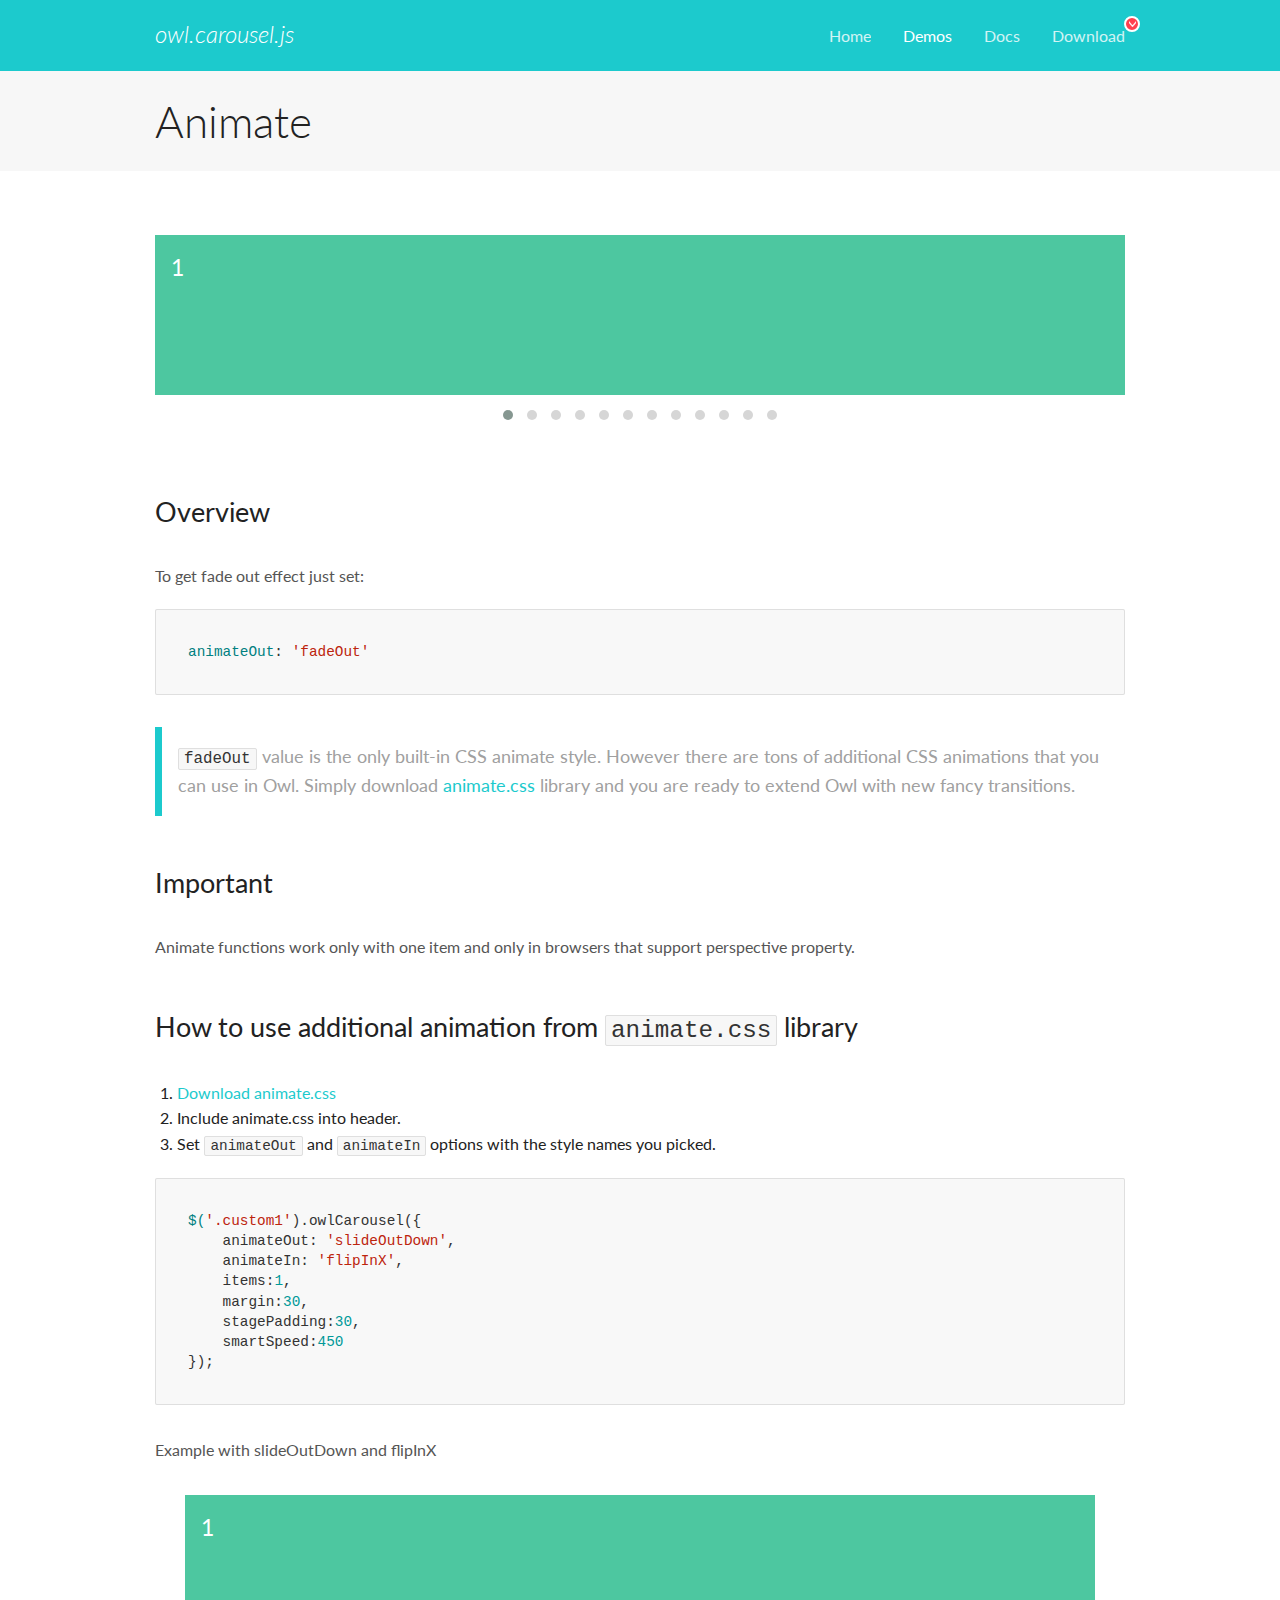
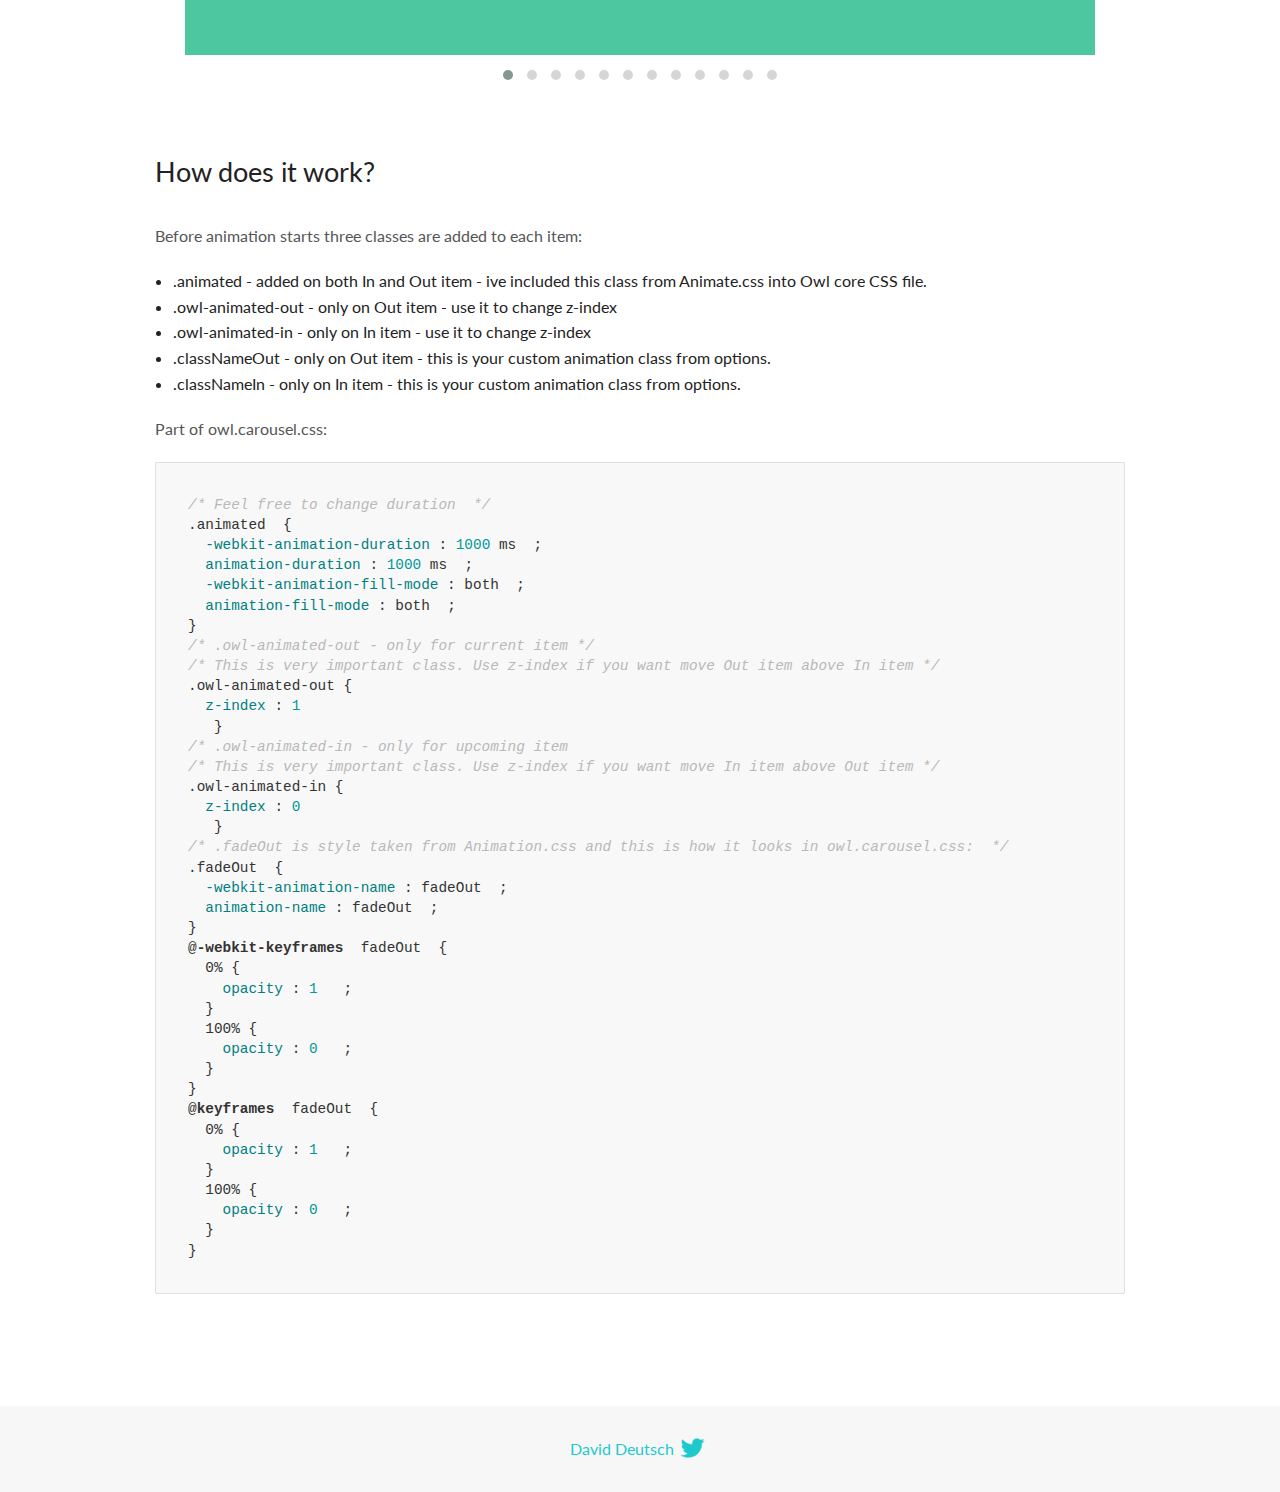
<file: vendors/OwlCarousel2-2.3.4/docs/demos/animate.html>
<!DOCTYPE html>
<html lang="en">
  <head>

    <!-- head -->
    <meta charset="utf-8">
    <meta name="msapplication-tap-highlight" content="no" />
    <meta name="viewport" content="width=device-width, initial-scale=1.0" />
    <meta name="description" content="Animate carousel">
    <meta name="author" content="David Deutsch">
    <title>
      Animate Demo | Owl Carousel | 2.3.4
    </title>

    <!-- Stylesheets -->
    <link href='https://fonts.googleapis.com/css?family=Lato:300,400,700,400italic,300italic' rel='stylesheet' type='text/css'>
    <link rel="stylesheet" href="../assets/css/docs.theme.min.css">

    <!-- Owl Stylesheets -->
    <link rel="stylesheet" href="../assets/owlcarousel/assets/owl.carousel.min.css">
    <link rel="stylesheet" href="../assets/owlcarousel/assets/owl.theme.default.min.css">

    <!-- HTML5 shim and Respond.js IE8 support of HTML5 elements and media queries -->

    <!--[if lt IE 9]>
      <script src="https://oss.maxcdn.com/libs/html5shiv/3.7.0/html5shiv.js"></script>
      <script src="https://oss.maxcdn.com/libs/respond.js/1.3.0/respond.min.js"></script>
    <![endif]-->

    <!-- Favicons -->
    <link rel="apple-touch-icon-precomposed" sizes="144x144" href="../assets/ico/apple-touch-icon-144-precomposed.png">
    <link rel="shortcut icon" href="../assets/ico/favicon.png">
    <link rel="shortcut icon" href="favicon.ico">

    <!-- Yeah i know js should not be in header. Its required for demos.-->

    <!-- javascript -->
    <script src="../assets/vendors/jquery.min.js"></script>
    <script src="../assets/owlcarousel/owl.carousel.js"></script>
  </head>
  <body>

    <!-- header -->
    <header class="header">
      <div class="row">
        <div class="large-12 columns">
          <div class="brand left">
            <h3>
              <a href="/OwlCarousel2/">owl.carousel.js</a> 
            </h3>
          </div>
          <a id="toggle-nav" class="right">
            <span></span> <span></span> <span></span> 
          </a> 
          <div class="nav-bar">
            <ul class="clearfix">
              <li> <a href="/OwlCarousel2/index.html">Home</a>  </li>
              <li class="active">
                <a href="/OwlCarousel2/demos/demos.html">Demos</a> 
              </li>
              <li> <a href="/OwlCarousel2/docs/started-welcome.html">Docs</a>  </li>
              <li>
                <a href="https://github.com/OwlCarousel2/OwlCarousel2/archive/2.3.4.zip">Download</a> 
                <span class="download"></span> 
              </li>
            </ul>
          </div>
        </div>
      </div>
    </header>

    <!-- title -->
    <section class="title">
      <div class="row">
        <div class="large-12 columns">
          <h1>Animate</h1>
        </div>
      </div>
    </section>

    <!--  Demos -->
    <section id="demos">
      <div class="row">
        <div class="large-12 columns">
          <div class="fadeOut owl-carousel owl-theme">
            <div class="item">
              <h4>1</h4>
            </div>
            <div class="item">
              <h4>2</h4>
            </div>
            <div class="item">
              <h4>3</h4>
            </div>
            <div class="item">
              <h4>4</h4>
            </div>
            <div class="item">
              <h4>5</h4>
            </div>
            <div class="item">
              <h4>6</h4>
            </div>
            <div class="item">
              <h4>7</h4>
            </div>
            <div class="item">
              <h4>8</h4>
            </div>
            <div class="item">
              <h4>9</h4>
            </div>
            <div class="item">
              <h4>10</h4>
            </div>
            <div class="item">
              <h4>11</h4>
            </div>
            <div class="item">
              <h4>12</h4>
            </div>
          </div>
          <h3 id="overview">Overview</h3>
          <p>To get fade out effect just set:</p>
          <pre><code>animateOut: &#39;fadeOut&#39;</code></pre>
          <blockquote>
            <p><code>fadeOut</code> value is the only built-in CSS animate style. However there are tons of additional CSS animations that you can use in Owl. Simply download
              <a href="https://daneden.github.io/animate.css/">animate.css</a>  library and you are ready to extend Owl with new fancy transitions.</p>
          </blockquote>
          <h3 id="important">Important</h3>
          <p>Animate functions work only with one item and only in browsers that support perspective property.</p>
          <h3 id="how-to-use-additional-animation-from-animate-css-library">How to use additional animation from <code>animate.css</code> library</h3>
          <ol>
            <li> <a href="https://daneden.github.io/animate.css/">Download animate.css</a>  </li>
            <li>Include animate.css into header.</li>
            <li>Set <code>animateOut</code> and <code>animateIn</code> options with the style names you picked.</li>
          </ol>
          <pre><code>$(&#39;.custom1&#39;).owlCarousel({
    animateOut: &#39;slideOutDown&#39;,
    animateIn: &#39;flipInX&#39;,
    items:1,
    margin:30,
    stagePadding:30,
    smartSpeed:450
});</code></pre>
          <p>Example with slideOutDown and flipInX</p>
          <div class="custom1 owl-carousel owl-theme">
            <div class="item">
              <h4>1</h4>
            </div>
            <div class="item">
              <h4>2</h4>
            </div>
            <div class="item">
              <h4>3</h4>
            </div>
            <div class="item">
              <h4>4</h4>
            </div>
            <div class="item">
              <h4>5</h4>
            </div>
            <div class="item">
              <h4>6</h4>
            </div>
            <div class="item">
              <h4>7</h4>
            </div>
            <div class="item">
              <h4>8</h4>
            </div>
            <div class="item">
              <h4>9</h4>
            </div>
            <div class="item">
              <h4>10</h4>
            </div>
            <div class="item">
              <h4>11</h4>
            </div>
            <div class="item">
              <h4>12</h4>
            </div>
          </div>
          <h3 id="how-does-it-work-">How does it work?</h3>
          <p>Before animation starts three classes are added to each item:</p>
          <ul>
            <li>.animated - added on both In and Out item - ive included this class from Animate.css into Owl core CSS file.</li>
            <li>.owl-animated-out - only on Out item - use it to change z-index</li>
            <li>.owl-animated-in - only on In item - use it to change z-index</li>
            <li>.classNameOut - only on Out item - this is your custom animation class from options.</li>
            <li>.classNameIn - only on In item - this is your custom animation class from options.</li>
          </ul>
          <p>Part of owl.carousel.css:</p>
          <pre><code class="language-css"><span class="comment">/* Feel free to change duration  */</span> 
<span class="class">.animated</span>  <span class="rules">{
  <span class="rule"><span class="attribute">-webkit-animation-duration</span> :<span class="value"> <span class="number">1000</span> ms</span> </span> ;
  <span class="rule"><span class="attribute">animation-duration</span> :<span class="value"> <span class="number">1000</span> ms</span> </span> ;
  <span class="rule"><span class="attribute">-webkit-animation-fill-mode</span> :<span class="value"> both</span> </span> ;
  <span class="rule"><span class="attribute">animation-fill-mode</span> :<span class="value"> both</span> </span> ;
<span class="rule">}</span> </span> 
<span class="comment">/* .owl-animated-out - only for current item */</span> 
<span class="comment">/* This is very important class. Use z-index if you want move Out item above In item */</span> 
<span class="class">.owl-animated-out</span> <span class="rules">{
  <span class="rule"><span class="attribute">z-index</span> :<span class="value"> <span class="number">1</span> 
</span> </span> </span> }
<span class="comment">/* .owl-animated-in - only for upcoming item
/* This is very important class. Use z-index if you want move In item above Out item */</span> 
<span class="class">.owl-animated-in</span> <span class="rules">{
  <span class="rule"><span class="attribute">z-index</span> :<span class="value"> <span class="number">0</span> 
</span> </span> </span> }
<span class="comment">/* .fadeOut is style taken from Animation.css and this is how it looks in owl.carousel.css:  */</span> 
<span class="class">.fadeOut</span>  <span class="rules">{
  <span class="rule"><span class="attribute">-webkit-animation-name</span> :<span class="value"> fadeOut</span> </span> ;
  <span class="rule"><span class="attribute">animation-name</span> :<span class="value"> fadeOut</span> </span> ;
<span class="rule">}</span> </span> 
<span class="at_rule">@<span class="keyword">-webkit-keyframes</span>  fadeOut </span> {
  0% <span class="rules">{
    <span class="rule"><span class="attribute">opacity</span> :<span class="value"> <span class="number">1</span> </span> </span> ;
  <span class="rule">}</span> </span> 
  100% <span class="rules">{
    <span class="rule"><span class="attribute">opacity</span> :<span class="value"> <span class="number">0</span> </span> </span> ;
  <span class="rule">}</span> </span> 
}
<span class="at_rule">@<span class="keyword">keyframes</span>  fadeOut </span> {
  0% <span class="rules">{
    <span class="rule"><span class="attribute">opacity</span> :<span class="value"> <span class="number">1</span> </span> </span> ;
  <span class="rule">}</span> </span> 
  100% <span class="rules">{
    <span class="rule"><span class="attribute">opacity</span> :<span class="value"> <span class="number">0</span> </span> </span> ;
  <span class="rule">}</span> </span> 
}</code></pre>
          <link rel="stylesheet" href="../assets/css/animate.css">
          <script>
            jQuery(document).ready(function($) {
              $('.fadeOut').owlCarousel({
                items: 1,
                animateOut: 'fadeOut',
                loop: true,
                margin: 10,
              });
              $('.custom1').owlCarousel({
                animateOut: 'slideOutDown',
                animateIn: 'flipInX',
                items: 1,
                margin: 30,
                stagePadding: 30,
                smartSpeed: 450
              });
            });
          </script>
        </div>
      </div>
    </section>

    <!-- footer -->
    <footer class="footer">
      <div class="row">
        <div class="large-12 columns">
          <h5>
            <a href="/OwlCarousel2/docs/support-contact.html">David Deutsch</a> 
            <a id="custom-tweet-button" href="https://twitter.com/share?url=https://github.com/OwlCarousel2/OwlCarousel2&text=Owl Carousel - This is so awesome! " target="_blank"></a> 
          </h5>
        </div>
      </div>
    </footer>

    <!-- vendors -->
    <script src="../assets/vendors/highlight.js"></script>
    <script src="../assets/js/app.js"></script>
  </body>
</html>
</file>
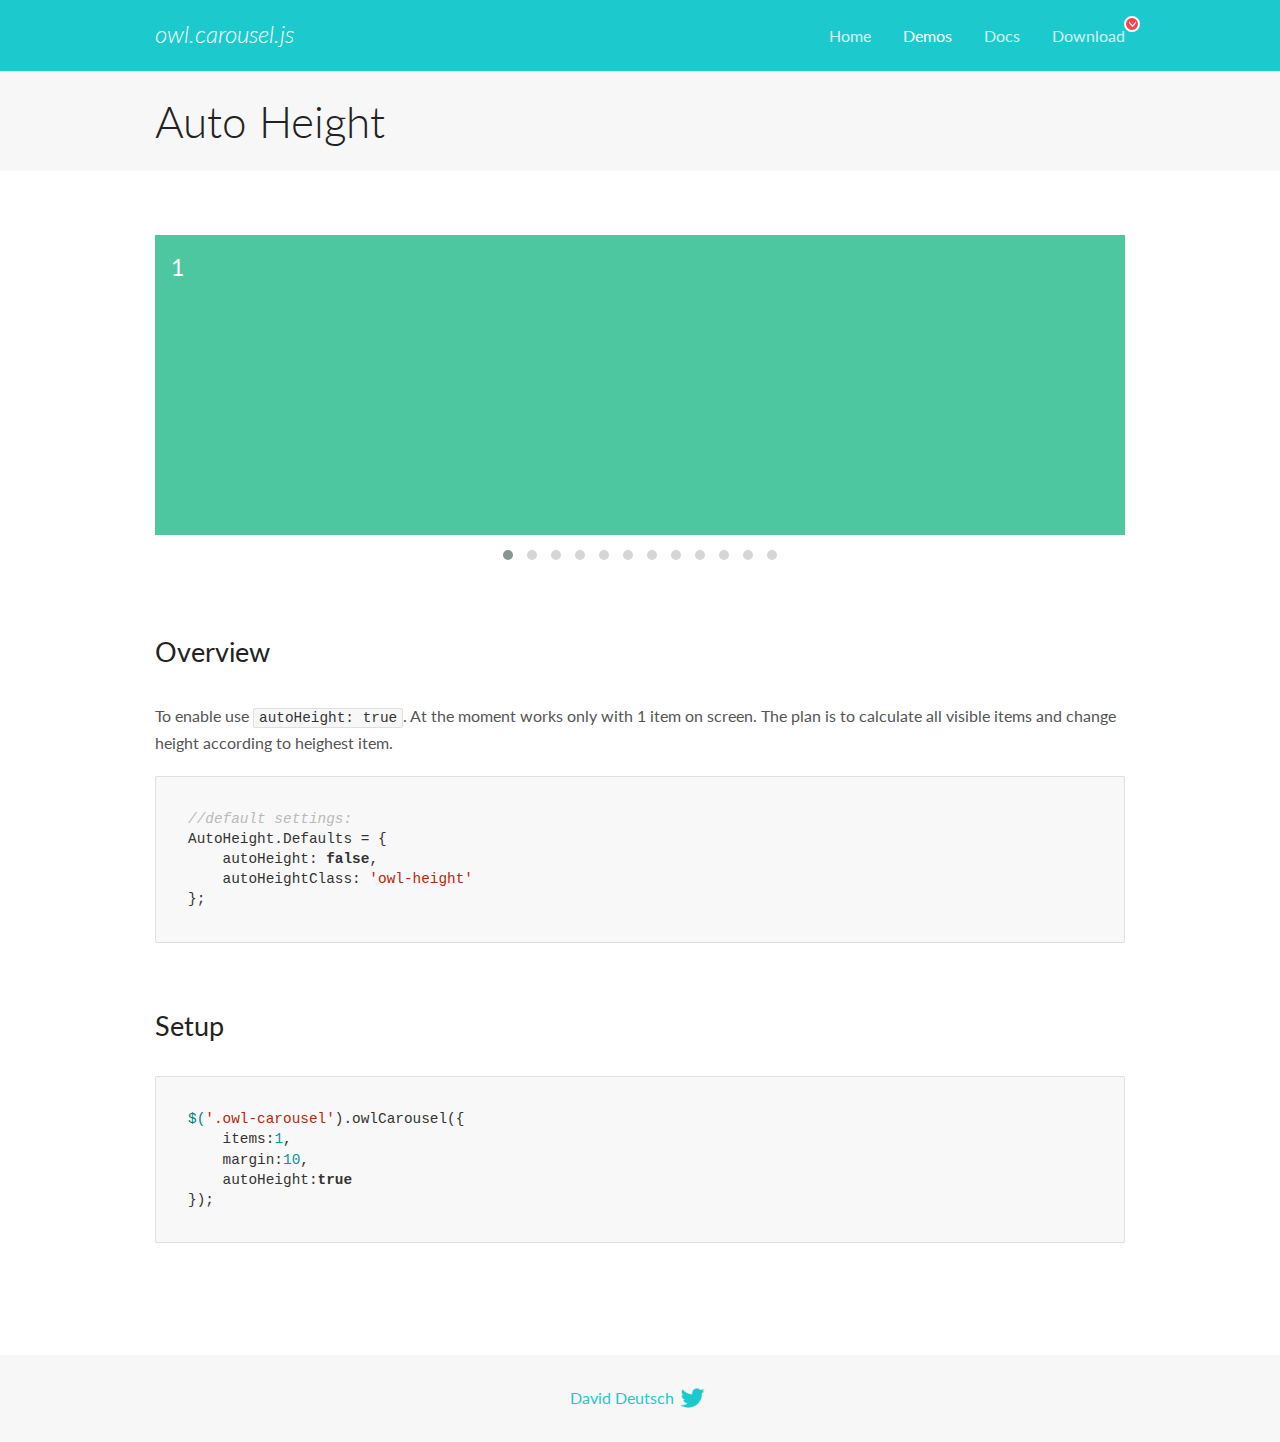
<file: vendors/OwlCarousel2-2.3.4/docs/demos/autoheight.html>
<!DOCTYPE html>
<html lang="en">
  <head>

    <!-- head -->
    <meta charset="utf-8">
    <meta name="msapplication-tap-highlight" content="no" />
    <meta name="viewport" content="width=device-width, initial-scale=1.0" />
    <meta name="description" content="autoHeight usage demo">
    <meta name="author" content="David Deutsch">
    <title>
      Auto Height Demo | Owl Carousel | 2.3.4
    </title>

    <!-- Stylesheets -->
    <link href='https://fonts.googleapis.com/css?family=Lato:300,400,700,400italic,300italic' rel='stylesheet' type='text/css'>
    <link rel="stylesheet" href="../assets/css/docs.theme.min.css">

    <!-- Owl Stylesheets -->
    <link rel="stylesheet" href="../assets/owlcarousel/assets/owl.carousel.min.css">
    <link rel="stylesheet" href="../assets/owlcarousel/assets/owl.theme.default.min.css">

    <!-- HTML5 shim and Respond.js IE8 support of HTML5 elements and media queries -->

    <!--[if lt IE 9]>
      <script src="https://oss.maxcdn.com/libs/html5shiv/3.7.0/html5shiv.js"></script>
      <script src="https://oss.maxcdn.com/libs/respond.js/1.3.0/respond.min.js"></script>
    <![endif]-->

    <!-- Favicons -->
    <link rel="apple-touch-icon-precomposed" sizes="144x144" href="../assets/ico/apple-touch-icon-144-precomposed.png">
    <link rel="shortcut icon" href="../assets/ico/favicon.png">
    <link rel="shortcut icon" href="favicon.ico">

    <!-- Yeah i know js should not be in header. Its required for demos.-->

    <!-- javascript -->
    <script src="../assets/vendors/jquery.min.js"></script>
    <script src="../assets/owlcarousel/owl.carousel.js"></script>
  </head>
  <body>

    <!-- header -->
    <header class="header">
      <div class="row">
        <div class="large-12 columns">
          <div class="brand left">
            <h3>
              <a href="/OwlCarousel2/">owl.carousel.js</a> 
            </h3>
          </div>
          <a id="toggle-nav" class="right">
            <span></span> <span></span> <span></span> 
          </a> 
          <div class="nav-bar">
            <ul class="clearfix">
              <li> <a href="/OwlCarousel2/index.html">Home</a>  </li>
              <li class="active">
                <a href="/OwlCarousel2/demos/demos.html">Demos</a> 
              </li>
              <li> <a href="/OwlCarousel2/docs/started-welcome.html">Docs</a>  </li>
              <li>
                <a href="https://github.com/OwlCarousel2/OwlCarousel2/archive/2.3.4.zip">Download</a> 
                <span class="download"></span> 
              </li>
            </ul>
          </div>
        </div>
      </div>
    </header>

    <!-- title -->
    <section class="title">
      <div class="row">
        <div class="large-12 columns">
          <h1>Auto Height</h1>
        </div>
      </div>
    </section>

    <!--  Demos -->
    <section id="demos">
      <div class="row">
        <div class="large-12 columns">
          <div class="owl-carousel owl-theme">
            <div class="item" style="height:300px">
              <h4>1</h4>
            </div>
            <div class="item" style="height:100px">
              <h4>2</h4>
            </div>
            <div class="item" style="height:500px">
              <h4>3</h4>
            </div>
            <div class="item" style="height:250px">
              <h4>4</h4>
            </div>
            <div class="item" style="height:400px">
              <h4>5</h4>
            </div>
            <div class="item" style="height:500px">
              <h4>6</h4>
            </div>
            <div class="item" style="height:600px">
              <h4>7</h4>
            </div>
            <div class="item" style="height:400px">
              <h4>8</h4>
            </div>
            <div class="item" style="height:300px">
              <h4>9</h4>
            </div>
            <div class="item" style="height:350px">
              <h4>10</h4>
            </div>
            <div class="item" style="height:200px">
              <h4>11</h4>
            </div>
            <div class="item" style="height:150px">
              <h4>12</h4>
            </div>
          </div>
          <h3 id="overview">Overview</h3>
          <p>To enable use <code>autoHeight: true</code>. At the moment works only with 1 item on screen. The plan is to calculate all visible items and change height according to heighest item.</p>
          <pre><code>//default settings:
AutoHeight.Defaults = {
    autoHeight: false,
    autoHeightClass: &#39;owl-height&#39;
};</code></pre>
          <h3 id="setup">Setup</h3>
          <pre><code>$(&#39;.owl-carousel&#39;).owlCarousel({
    items:1,
    margin:10,
    autoHeight:true
});</code></pre>
          <script>
            $(document).ready(function() {
              $('.owl-carousel').owlCarousel({
                items: 1,
                margin: 10,
                autoHeight: true
              });
            })
          </script>
        </div>
      </div>
    </section>

    <!-- footer -->
    <footer class="footer">
      <div class="row">
        <div class="large-12 columns">
          <h5>
            <a href="/OwlCarousel2/docs/support-contact.html">David Deutsch</a> 
            <a id="custom-tweet-button" href="https://twitter.com/share?url=https://github.com/OwlCarousel2/OwlCarousel2&text=Owl Carousel - This is so awesome! " target="_blank"></a> 
          </h5>
        </div>
      </div>
    </footer>

    <!-- vendors -->
    <script src="../assets/vendors/highlight.js"></script>
    <script src="../assets/js/app.js"></script>
  </body>
</html>
</file>
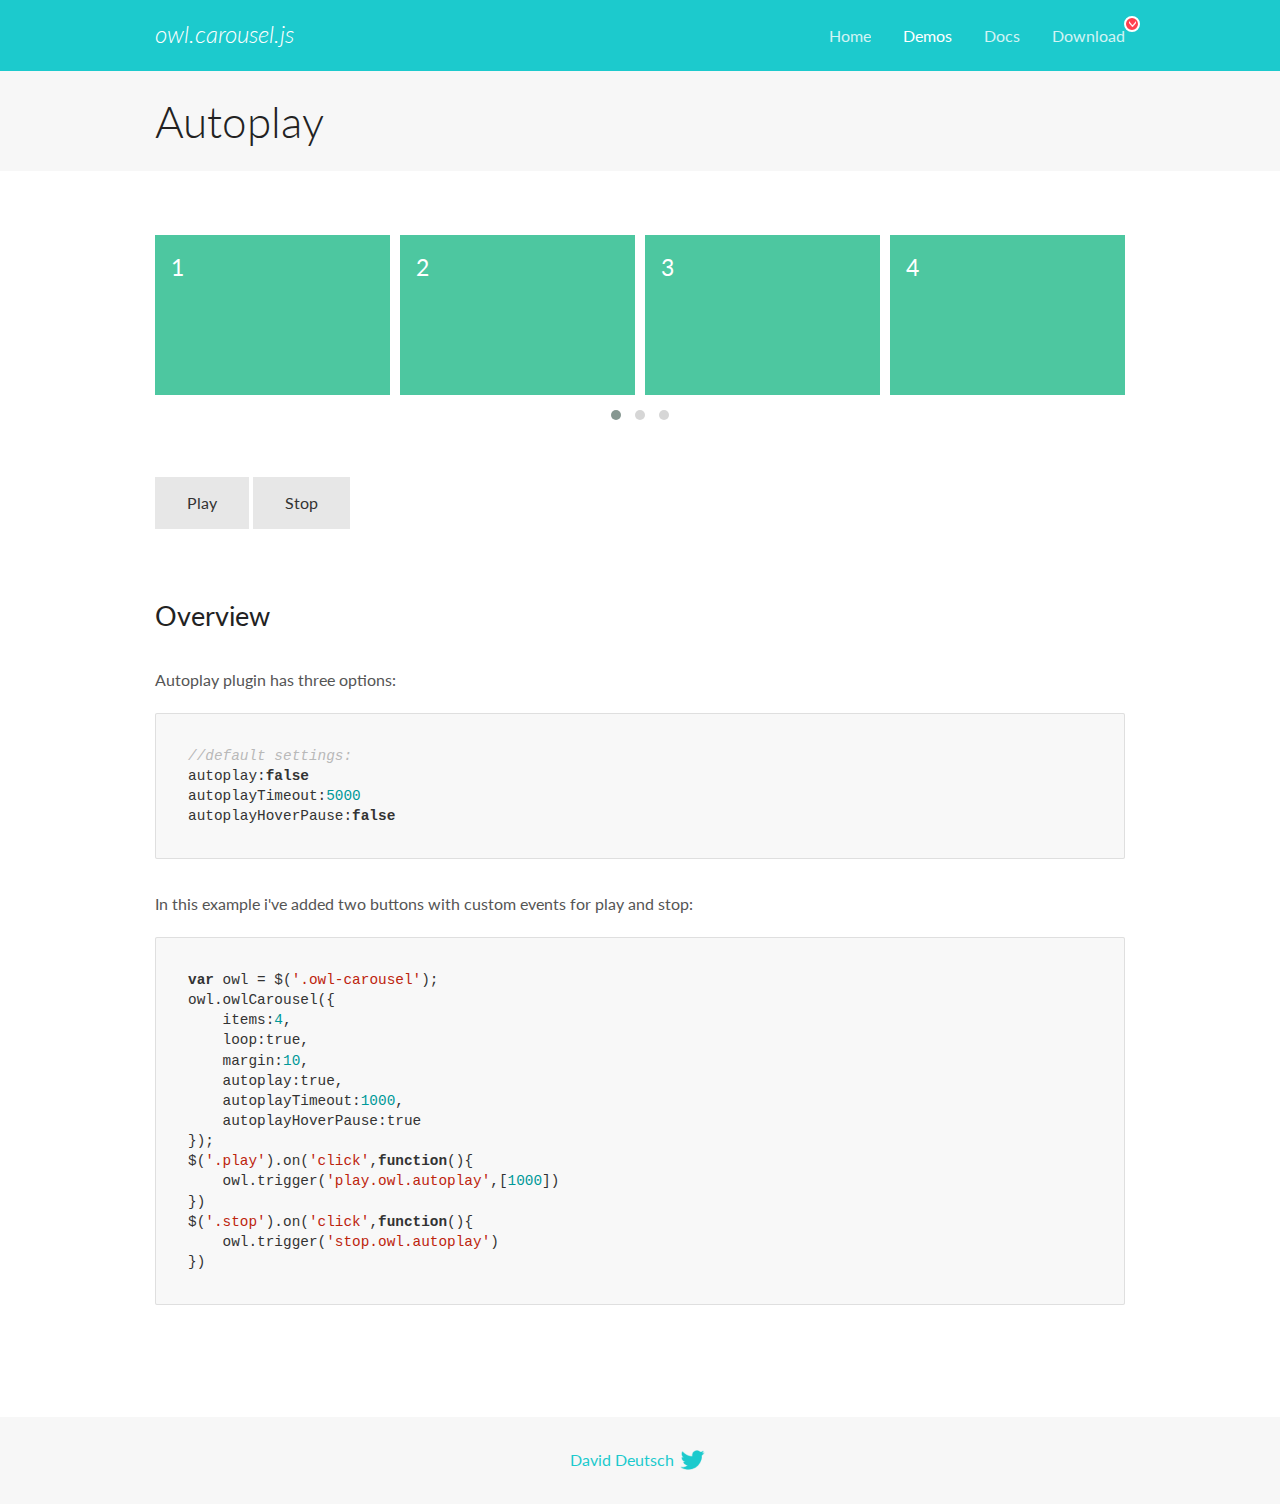
<file: vendors/OwlCarousel2-2.3.4/docs/demos/autoplay.html>
<!DOCTYPE html>
<html lang="en">
  <head>

    <!-- head -->
    <meta charset="utf-8">
    <meta name="msapplication-tap-highlight" content="no" />
    <meta name="viewport" content="width=device-width, initial-scale=1.0" />
    <meta name="description" content="Autoplay usage demo">
    <meta name="author" content="David Deutsch">
    <title>
      Autoplay Demo | Owl Carousel | 2.3.4
    </title>

    <!-- Stylesheets -->
    <link href='https://fonts.googleapis.com/css?family=Lato:300,400,700,400italic,300italic' rel='stylesheet' type='text/css'>
    <link rel="stylesheet" href="../assets/css/docs.theme.min.css">

    <!-- Owl Stylesheets -->
    <link rel="stylesheet" href="../assets/owlcarousel/assets/owl.carousel.min.css">
    <link rel="stylesheet" href="../assets/owlcarousel/assets/owl.theme.default.min.css">

    <!-- HTML5 shim and Respond.js IE8 support of HTML5 elements and media queries -->

    <!--[if lt IE 9]>
      <script src="https://oss.maxcdn.com/libs/html5shiv/3.7.0/html5shiv.js"></script>
      <script src="https://oss.maxcdn.com/libs/respond.js/1.3.0/respond.min.js"></script>
    <![endif]-->

    <!-- Favicons -->
    <link rel="apple-touch-icon-precomposed" sizes="144x144" href="../assets/ico/apple-touch-icon-144-precomposed.png">
    <link rel="shortcut icon" href="../assets/ico/favicon.png">
    <link rel="shortcut icon" href="favicon.ico">

    <!-- Yeah i know js should not be in header. Its required for demos.-->

    <!-- javascript -->
    <script src="../assets/vendors/jquery.min.js"></script>
    <script src="../assets/owlcarousel/owl.carousel.js"></script>
  </head>
  <body>

    <!-- header -->
    <header class="header">
      <div class="row">
        <div class="large-12 columns">
          <div class="brand left">
            <h3>
              <a href="/OwlCarousel2/">owl.carousel.js</a> 
            </h3>
          </div>
          <a id="toggle-nav" class="right">
            <span></span> <span></span> <span></span> 
          </a> 
          <div class="nav-bar">
            <ul class="clearfix">
              <li> <a href="/OwlCarousel2/index.html">Home</a>  </li>
              <li class="active">
                <a href="/OwlCarousel2/demos/demos.html">Demos</a> 
              </li>
              <li> <a href="/OwlCarousel2/docs/started-welcome.html">Docs</a>  </li>
              <li>
                <a href="https://github.com/OwlCarousel2/OwlCarousel2/archive/2.3.4.zip">Download</a> 
                <span class="download"></span> 
              </li>
            </ul>
          </div>
        </div>
      </div>
    </header>

    <!-- title -->
    <section class="title">
      <div class="row">
        <div class="large-12 columns">
          <h1>Autoplay</h1>
        </div>
      </div>
    </section>

    <!--  Demos -->
    <section id="demos">
      <div class="row">
        <div class="large-12 columns">
          <div class="owl-carousel owl-theme">
            <div class="item">
              <h4>1</h4>
            </div>
            <div class="item">
              <h4>2</h4>
            </div>
            <div class="item">
              <h4>3</h4>
            </div>
            <div class="item">
              <h4>4</h4>
            </div>
            <div class="item">
              <h4>5</h4>
            </div>
            <div class="item">
              <h4>6</h4>
            </div>
            <div class="item">
              <h4>7</h4>
            </div>
            <div class="item">
              <h4>8</h4>
            </div>
            <div class="item">
              <h4>9</h4>
            </div>
            <div class="item">
              <h4>10</h4>
            </div>
            <div class="item">
              <h4>11</h4>
            </div>
            <div class="item">
              <h4>12</h4>
            </div>
          </div>
          <a class="button secondary play">Play</a> 
          <a class="button secondary stop">Stop</a> 
          <h3 id="overview">Overview</h3>
          <p>Autoplay plugin has three options:</p>
          <pre><code>//default settings:
autoplay:false
autoplayTimeout:5000
autoplayHoverPause:false</code></pre>
          <p>In this example i&#39;ve added two buttons with custom events for play and stop:</p>
          <pre><code>var owl = $(&#39;.owl-carousel&#39;);
owl.owlCarousel({
    items:4,
    loop:true,
    margin:10,
    autoplay:true,
    autoplayTimeout:1000,
    autoplayHoverPause:true
});
$(&#39;.play&#39;).on(&#39;click&#39;,function(){
    owl.trigger(&#39;play.owl.autoplay&#39;,[1000])
})
$(&#39;.stop&#39;).on(&#39;click&#39;,function(){
    owl.trigger(&#39;stop.owl.autoplay&#39;)
})</code></pre>
          <script>
            $(document).ready(function() {
              var owl = $('.owl-carousel');
              owl.owlCarousel({
                items: 4,
                loop: true,
                margin: 10,
                autoplay: true,
                autoplayTimeout: 1000,
                autoplayHoverPause: true
              });
              $('.play').on('click', function() {
                owl.trigger('play.owl.autoplay', [1000])
              })
              $('.stop').on('click', function() {
                owl.trigger('stop.owl.autoplay')
              })
            })
          </script>
        </div>
      </div>
    </section>

    <!-- footer -->
    <footer class="footer">
      <div class="row">
        <div class="large-12 columns">
          <h5>
            <a href="/OwlCarousel2/docs/support-contact.html">David Deutsch</a> 
            <a id="custom-tweet-button" href="https://twitter.com/share?url=https://github.com/OwlCarousel2/OwlCarousel2&text=Owl Carousel - This is so awesome! " target="_blank"></a> 
          </h5>
        </div>
      </div>
    </footer>

    <!-- vendors -->
    <script src="../assets/vendors/highlight.js"></script>
    <script src="../assets/js/app.js"></script>
  </body>
</html>
</file>
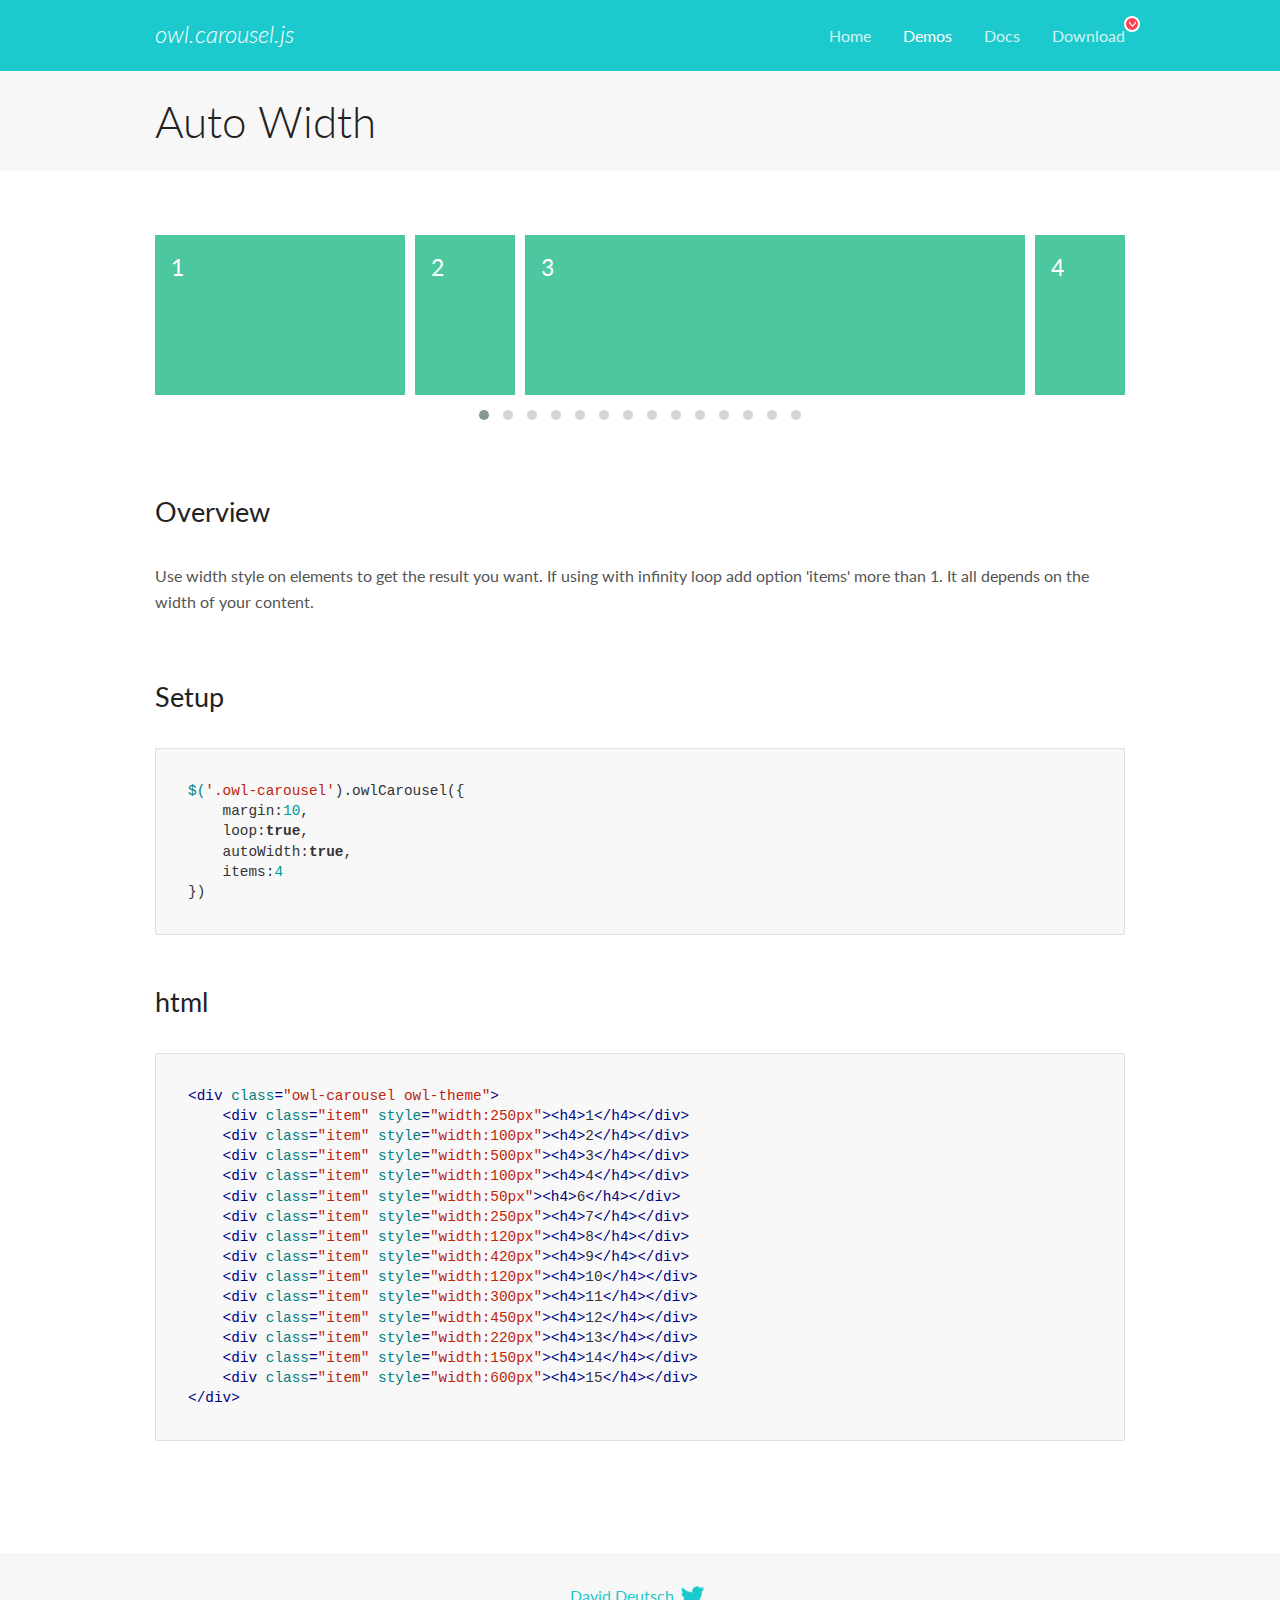
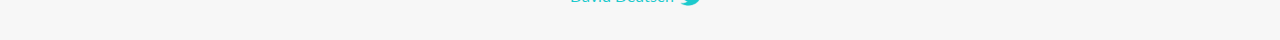
<file: vendors/OwlCarousel2-2.3.4/docs/demos/autowidth.html>
<!DOCTYPE html>
<html lang="en">
  <head>

    <!-- head -->
    <meta charset="utf-8">
    <meta name="msapplication-tap-highlight" content="no" />
    <meta name="viewport" content="width=device-width, initial-scale=1.0" />
    <meta name="description" content="Auto Width">
    <meta name="author" content="David Deutsch">
    <title>
      Auto Width Demo | Owl Carousel | 2.3.4
    </title>

    <!-- Stylesheets -->
    <link href='https://fonts.googleapis.com/css?family=Lato:300,400,700,400italic,300italic' rel='stylesheet' type='text/css'>
    <link rel="stylesheet" href="../assets/css/docs.theme.min.css">

    <!-- Owl Stylesheets -->
    <link rel="stylesheet" href="../assets/owlcarousel/assets/owl.carousel.min.css">
    <link rel="stylesheet" href="../assets/owlcarousel/assets/owl.theme.default.min.css">

    <!-- HTML5 shim and Respond.js IE8 support of HTML5 elements and media queries -->

    <!--[if lt IE 9]>
      <script src="https://oss.maxcdn.com/libs/html5shiv/3.7.0/html5shiv.js"></script>
      <script src="https://oss.maxcdn.com/libs/respond.js/1.3.0/respond.min.js"></script>
    <![endif]-->

    <!-- Favicons -->
    <link rel="apple-touch-icon-precomposed" sizes="144x144" href="../assets/ico/apple-touch-icon-144-precomposed.png">
    <link rel="shortcut icon" href="../assets/ico/favicon.png">
    <link rel="shortcut icon" href="favicon.ico">

    <!-- Yeah i know js should not be in header. Its required for demos.-->

    <!-- javascript -->
    <script src="../assets/vendors/jquery.min.js"></script>
    <script src="../assets/owlcarousel/owl.carousel.js"></script>
  </head>
  <body>

    <!-- header -->
    <header class="header">
      <div class="row">
        <div class="large-12 columns">
          <div class="brand left">
            <h3>
              <a href="/OwlCarousel2/">owl.carousel.js</a> 
            </h3>
          </div>
          <a id="toggle-nav" class="right">
            <span></span> <span></span> <span></span> 
          </a> 
          <div class="nav-bar">
            <ul class="clearfix">
              <li> <a href="/OwlCarousel2/index.html">Home</a>  </li>
              <li class="active">
                <a href="/OwlCarousel2/demos/demos.html">Demos</a> 
              </li>
              <li> <a href="/OwlCarousel2/docs/started-welcome.html">Docs</a>  </li>
              <li>
                <a href="https://github.com/OwlCarousel2/OwlCarousel2/archive/2.3.4.zip">Download</a> 
                <span class="download"></span> 
              </li>
            </ul>
          </div>
        </div>
      </div>
    </header>

    <!-- title -->
    <section class="title">
      <div class="row">
        <div class="large-12 columns">
          <h1>Auto Width</h1>
        </div>
      </div>
    </section>

    <!--  Demos -->
    <section id="demos">
      <div class="row">
        <div class="large-12 columns">
          <div class="owl-carousel owl-theme">
            <div class="item" style="width:250px">
              <h4>1</h4>
            </div>
            <div class="item" style="width:100px">
              <h4>2</h4>
            </div>
            <div class="item" style="width:500px">
              <h4>3</h4>
            </div>
            <div class="item" style="width:100px">
              <h4>4</h4>
            </div>
            <div class="item" style="width:50px">
              <h4>6</h4>
            </div>
            <div class="item" style="width:250px">
              <h4>7</h4>
            </div>
            <div class="item" style="width:120px">
              <h4>8</h4>
            </div>
            <div class="item" style="width:420px">
              <h4>9</h4>
            </div>
            <div class="item" style="width:120px">
              <h4>10</h4>
            </div>
            <div class="item" style="width:300px">
              <h4>11</h4>
            </div>
            <div class="item" style="width:450px">
              <h4>12</h4>
            </div>
            <div class="item" style="width:220px">
              <h4>13</h4>
            </div>
            <div class="item" style="width:150px">
              <h4>14</h4>
            </div>
            <div class="item" style="width:600px">
              <h4>15</h4>
            </div>
          </div>
          <h3 id="overview">Overview</h3>
          <p>Use width style on elements to get the result you want. If using with infinity loop add option &#39;items&#39; more than 1. It all depends on the width of your content.</p>
          <h3 id="setup">Setup</h3>
          <pre><code>$(&#39;.owl-carousel&#39;).owlCarousel({
    margin:10,
    loop:true,
    autoWidth:true,
    items:4
})</code></pre>
          <h3 id="html">html</h3>
          <pre><code>&lt;div class=&quot;owl-carousel owl-theme&quot;&gt;
    &lt;div class=&quot;item&quot; style=&quot;width:250px&quot;&gt;&lt;h4&gt;1&lt;/h4&gt;&lt;/div&gt;
    &lt;div class=&quot;item&quot; style=&quot;width:100px&quot;&gt;&lt;h4&gt;2&lt;/h4&gt;&lt;/div&gt;
    &lt;div class=&quot;item&quot; style=&quot;width:500px&quot;&gt;&lt;h4&gt;3&lt;/h4&gt;&lt;/div&gt;
    &lt;div class=&quot;item&quot; style=&quot;width:100px&quot;&gt;&lt;h4&gt;4&lt;/h4&gt;&lt;/div&gt;
    &lt;div class=&quot;item&quot; style=&quot;width:50px&quot;&gt;&lt;h4&gt;6&lt;/h4&gt;&lt;/div&gt;
    &lt;div class=&quot;item&quot; style=&quot;width:250px&quot;&gt;&lt;h4&gt;7&lt;/h4&gt;&lt;/div&gt;
    &lt;div class=&quot;item&quot; style=&quot;width:120px&quot;&gt;&lt;h4&gt;8&lt;/h4&gt;&lt;/div&gt;
    &lt;div class=&quot;item&quot; style=&quot;width:420px&quot;&gt;&lt;h4&gt;9&lt;/h4&gt;&lt;/div&gt;
    &lt;div class=&quot;item&quot; style=&quot;width:120px&quot;&gt;&lt;h4&gt;10&lt;/h4&gt;&lt;/div&gt;
    &lt;div class=&quot;item&quot; style=&quot;width:300px&quot;&gt;&lt;h4&gt;11&lt;/h4&gt;&lt;/div&gt;
    &lt;div class=&quot;item&quot; style=&quot;width:450px&quot;&gt;&lt;h4&gt;12&lt;/h4&gt;&lt;/div&gt;
    &lt;div class=&quot;item&quot; style=&quot;width:220px&quot;&gt;&lt;h4&gt;13&lt;/h4&gt;&lt;/div&gt;
    &lt;div class=&quot;item&quot; style=&quot;width:150px&quot;&gt;&lt;h4&gt;14&lt;/h4&gt;&lt;/div&gt;
    &lt;div class=&quot;item&quot; style=&quot;width:600px&quot;&gt;&lt;h4&gt;15&lt;/h4&gt;&lt;/div&gt;
&lt;/div&gt;</code></pre>
          <script>
            $(document).ready(function() {
              $('.owl-carousel').owlCarousel({
                margin: 10,
                loop: true,
                autoWidth: true,
                items: 4
              })
            })
          </script>
        </div>
      </div>
    </section>

    <!-- footer -->
    <footer class="footer">
      <div class="row">
        <div class="large-12 columns">
          <h5>
            <a href="/OwlCarousel2/docs/support-contact.html">David Deutsch</a> 
            <a id="custom-tweet-button" href="https://twitter.com/share?url=https://github.com/OwlCarousel2/OwlCarousel2&text=Owl Carousel - This is so awesome! " target="_blank"></a> 
          </h5>
        </div>
      </div>
    </footer>

    <!-- vendors -->
    <script src="../assets/vendors/highlight.js"></script>
    <script src="../assets/js/app.js"></script>
  </body>
</html>
</file>
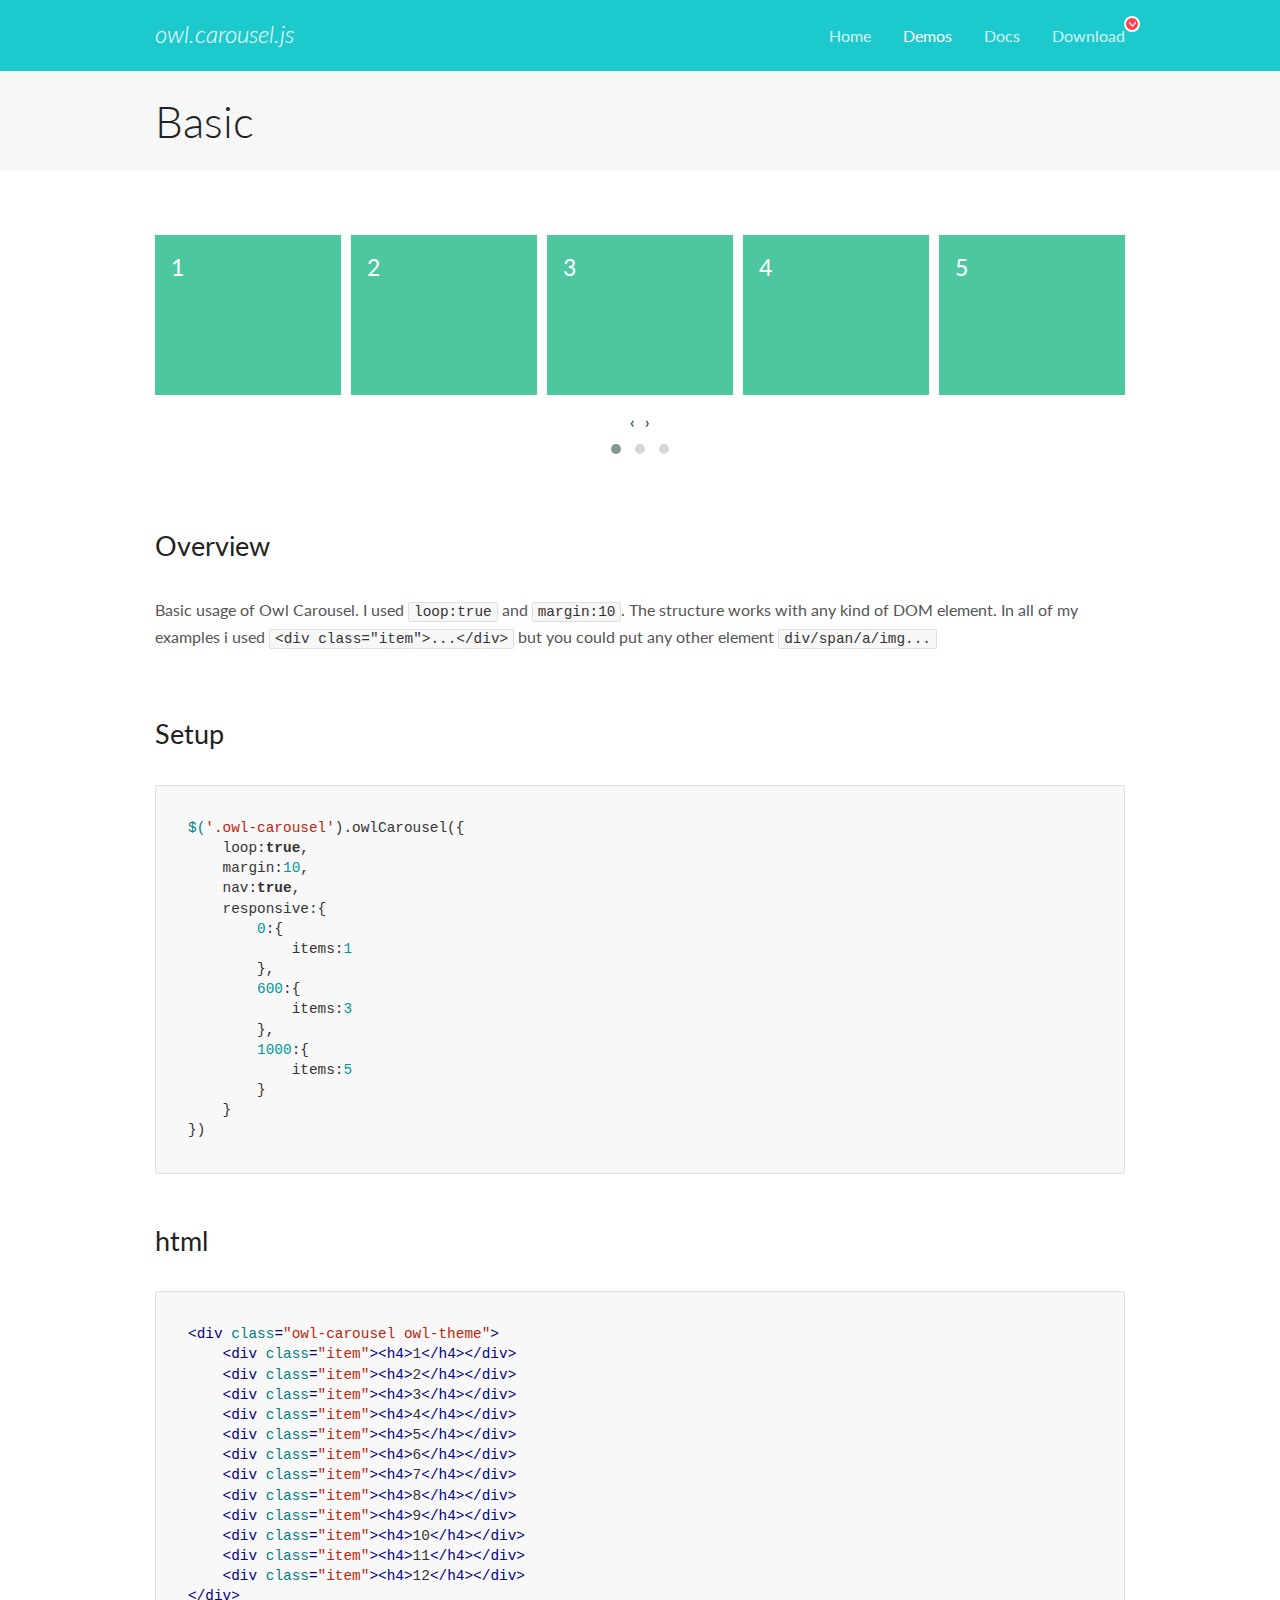
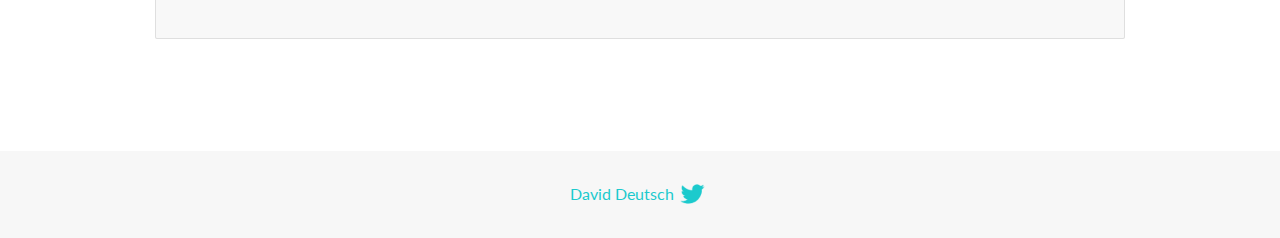
<file: vendors/OwlCarousel2-2.3.4/docs/demos/basic.html>
<!DOCTYPE html>
<html lang="en">
  <head>

    <!-- head -->
    <meta charset="utf-8">
    <meta name="msapplication-tap-highlight" content="no" />
    <meta name="viewport" content="width=device-width, initial-scale=1.0" />
    <meta name="description" content="Basic usage demo">
    <meta name="author" content="David Deutsch">
    <title>
      Basic Demo | Owl Carousel | 2.3.4
    </title>

    <!-- Stylesheets -->
    <link href='https://fonts.googleapis.com/css?family=Lato:300,400,700,400italic,300italic' rel='stylesheet' type='text/css'>
    <link rel="stylesheet" href="../assets/css/docs.theme.min.css">

    <!-- Owl Stylesheets -->
    <link rel="stylesheet" href="../assets/owlcarousel/assets/owl.carousel.min.css">
    <link rel="stylesheet" href="../assets/owlcarousel/assets/owl.theme.default.min.css">

    <!-- HTML5 shim and Respond.js IE8 support of HTML5 elements and media queries -->

    <!--[if lt IE 9]>
      <script src="https://oss.maxcdn.com/libs/html5shiv/3.7.0/html5shiv.js"></script>
      <script src="https://oss.maxcdn.com/libs/respond.js/1.3.0/respond.min.js"></script>
    <![endif]-->

    <!-- Favicons -->
    <link rel="apple-touch-icon-precomposed" sizes="144x144" href="../assets/ico/apple-touch-icon-144-precomposed.png">
    <link rel="shortcut icon" href="../assets/ico/favicon.png">
    <link rel="shortcut icon" href="favicon.ico">

    <!-- Yeah i know js should not be in header. Its required for demos.-->

    <!-- javascript -->
    <script src="../assets/vendors/jquery.min.js"></script>
    <script src="../assets/owlcarousel/owl.carousel.js"></script>
  </head>
  <body>

    <!-- header -->
    <header class="header">
      <div class="row">
        <div class="large-12 columns">
          <div class="brand left">
            <h3>
              <a href="/OwlCarousel2/">owl.carousel.js</a> 
            </h3>
          </div>
          <a id="toggle-nav" class="right">
            <span></span> <span></span> <span></span> 
          </a> 
          <div class="nav-bar">
            <ul class="clearfix">
              <li> <a href="/OwlCarousel2/index.html">Home</a>  </li>
              <li class="active">
                <a href="/OwlCarousel2/demos/demos.html">Demos</a> 
              </li>
              <li> <a href="/OwlCarousel2/docs/started-welcome.html">Docs</a>  </li>
              <li>
                <a href="https://github.com/OwlCarousel2/OwlCarousel2/archive/2.3.4.zip">Download</a> 
                <span class="download"></span> 
              </li>
            </ul>
          </div>
        </div>
      </div>
    </header>

    <!-- title -->
    <section class="title">
      <div class="row">
        <div class="large-12 columns">
          <h1>Basic</h1>
        </div>
      </div>
    </section>

    <!--  Demos -->
    <section id="demos">
      <div class="row">
        <div class="large-12 columns">
          <div class="owl-carousel owl-theme">
            <div class="item">
              <h4>1</h4>
            </div>
            <div class="item">
              <h4>2</h4>
            </div>
            <div class="item">
              <h4>3</h4>
            </div>
            <div class="item">
              <h4>4</h4>
            </div>
            <div class="item">
              <h4>5</h4>
            </div>
            <div class="item">
              <h4>6</h4>
            </div>
            <div class="item">
              <h4>7</h4>
            </div>
            <div class="item">
              <h4>8</h4>
            </div>
            <div class="item">
              <h4>9</h4>
            </div>
            <div class="item">
              <h4>10</h4>
            </div>
            <div class="item">
              <h4>11</h4>
            </div>
            <div class="item">
              <h4>12</h4>
            </div>
          </div>
          <h3 id="overview">Overview</h3>
          <p>Basic usage of Owl Carousel. I used <code>loop:true</code> and <code>margin:10</code>. The structure works with any kind of DOM element. In all of my examples i used <code>&lt;div class=&quot;item&quot;&gt;...&lt;/div&gt;</code> but you could
            put any other element <code>div/span/a/img...</code></p>
          <h3 id="setup">Setup</h3>
          <pre><code>$(&#39;.owl-carousel&#39;).owlCarousel({
    loop:true,
    margin:10,
    nav:true,
    responsive:{
        0:{
            items:1
        },
        600:{
            items:3
        },
        1000:{
            items:5
        }
    }
})</code></pre>
          <h3 id="html">html</h3>
          <pre><code>&lt;div class=&quot;owl-carousel owl-theme&quot;&gt;
    &lt;div class=&quot;item&quot;&gt;&lt;h4&gt;1&lt;/h4&gt;&lt;/div&gt;
    &lt;div class=&quot;item&quot;&gt;&lt;h4&gt;2&lt;/h4&gt;&lt;/div&gt;
    &lt;div class=&quot;item&quot;&gt;&lt;h4&gt;3&lt;/h4&gt;&lt;/div&gt;
    &lt;div class=&quot;item&quot;&gt;&lt;h4&gt;4&lt;/h4&gt;&lt;/div&gt;
    &lt;div class=&quot;item&quot;&gt;&lt;h4&gt;5&lt;/h4&gt;&lt;/div&gt;
    &lt;div class=&quot;item&quot;&gt;&lt;h4&gt;6&lt;/h4&gt;&lt;/div&gt;
    &lt;div class=&quot;item&quot;&gt;&lt;h4&gt;7&lt;/h4&gt;&lt;/div&gt;
    &lt;div class=&quot;item&quot;&gt;&lt;h4&gt;8&lt;/h4&gt;&lt;/div&gt;
    &lt;div class=&quot;item&quot;&gt;&lt;h4&gt;9&lt;/h4&gt;&lt;/div&gt;
    &lt;div class=&quot;item&quot;&gt;&lt;h4&gt;10&lt;/h4&gt;&lt;/div&gt;
    &lt;div class=&quot;item&quot;&gt;&lt;h4&gt;11&lt;/h4&gt;&lt;/div&gt;
    &lt;div class=&quot;item&quot;&gt;&lt;h4&gt;12&lt;/h4&gt;&lt;/div&gt;
&lt;/div&gt;</code></pre>
          <script>
            $(document).ready(function() {
              var owl = $('.owl-carousel');
              owl.owlCarousel({
                margin: 10,
                nav: true,
                loop: true,
                responsive: {
                  0: {
                    items: 1
                  },
                  600: {
                    items: 3
                  },
                  1000: {
                    items: 5
                  }
                }
              })
            })
          </script>
        </div>
      </div>
    </section>

    <!-- footer -->
    <footer class="footer">
      <div class="row">
        <div class="large-12 columns">
          <h5>
            <a href="/OwlCarousel2/docs/support-contact.html">David Deutsch</a> 
            <a id="custom-tweet-button" href="https://twitter.com/share?url=https://github.com/OwlCarousel2/OwlCarousel2&text=Owl Carousel - This is so awesome! " target="_blank"></a> 
          </h5>
        </div>
      </div>
    </footer>

    <!-- vendors -->
    <script src="../assets/vendors/highlight.js"></script>
    <script src="../assets/js/app.js"></script>
  </body>
</html>
</file>
<file: css/genres.css>
*{
    font-family: 'Montserrat', sans-serif;
}
body{
    background-color: #181818;
}
ul{
    list-style: none;
}
.left li a{
    text-decoration: none;
    margin-top: 10px;
    text-align: center;
    text-transform: ;
    font-weight: bold;
    font-size: large;
    margin-bottom: 20px;
}
.active{
    color: #ffffff;
}
.inactive{
    color: #9b9b9b;
}
.left ul li a:hover{
    color: #ffffff;
}
.fa-home{
    font-size: large;
    color: #9b9b9b;
    padding-top: 20px;
    padding-bottom: 10px;
}
.fa-youtube{
    font-size: large;
    color: #9b9b9b;
    padding-top: 20px;
    padding-bottom: 10px;
}
.fa-tags{
    font-size: large;
    color: #9b9b9b;
    padding-top: 20px;
    padding-bottom: 10px;
}
.fa-award{
    font-size: large;
    color: #9b9b9b;
    padding-top: 20px;
    padding-bottom: 10px;
}
.left{
    position: fixed;
    background-color: #000000;
    float: left;
    height: 100%;
    width: 230px;
}
.left .anon{
    margin-left: 20px;
    margin-top: 20px;
}
.right{
    float: left;
    padding-left: 230px;
    width: 100%;
}
.headerl{
    color: #ffffff;
    font-weight: bold;
    font-size: xx-large;
}
.infol{
    color: #9b9b9b;
}
.right .msec{
    margin-left: 30px;
    padding: 40px 40px 0px 40px;
}
.seeall{
    float: right;
    color: #9b9b9b;
}
.seeall:hover{
    text-decoration: none;
    color: #ffffff;
}
ul li a{
    color: #ffffff;
}

.col-md-3{
    margin:10px;
    width: calc(25% - 20px);
}
</file>
<file: css/playlist.css>
*{
    font-family: 'Montserrat', sans-serif;
}
body{
    background-color: #181818;
}
ul{
    list-style: none;
}
.left li a{
    text-decoration: none;
    margin-top: 10px;
    text-align: center;
    text-transform: ;
    font-weight: bold;
    font-size: large;
    margin-bottom: 20px;
}
.active{
    color: #ffffff;
}
.inactive{
    color: #9b9b9b;
}
.left ul li a:hover{
    color: #ffffff;
}
.fa-home{
    font-size: large;
    color: #ffffff;
    padding-top: 20px;
    padding-bottom: 10px;
}
.fa-youtube{
    font-size: large;
    color: #9b9b9b;
    padding-top: 20px;
    padding-bottom: 10px;
}
.fa-tags{
    font-size: large;
    color: #9b9b9b;
    padding-top: 20px;
    padding-bottom: 10px;
}
.fa-award{
    font-size: large;
    color: #9b9b9b;
    padding-top: 20px;
    padding-bottom: 10px;
}
.left{
    position: fixed;
    background-color: #000000;
    float: left;
    height: 100%;
    width: 230px;
}
.left .anon{
    margin-left: 20px;
    margin-top: 20px;
}
.right{
    float: left;
    padding-left: 230px;
    width: 100%;
}
.headerl{
    color: #ffffff;
    font-weight: bold;
    font-size: xx-large;
}
.infol{
    color: #9b9b9b;
}
.right .msec{
    margin-left: 30px;
    padding: 40px 40px 0px 40px;
}
.seeall{
    float: right;
    color: #9b9b9b;
}
.seeall:hover{
    text-decoration: none;
    color: #ffffff;
}
.col-md-3{
    margin:10px;
    width: calc(25% - 20px);
}
.col-md-6{
    margin:10px;
    width: calc(50% - 20px);
}
</file>
<file: css/test1.css>
*{
    font-family: 'Montserrat', sans-serif;
}
body{
    background-color: #181818;
}
ul{
    list-style: none;
}
.left li a{
    text-decoration: none;
    margin-top: 10px;
    text-align: center;
    text-transform: ;
    font-weight: bold;
    font-size: x-large;
    margin-bottom: 20px;
}
.active{
    color: #ffffff;
}
.inactive{
    color: #9b9b9b;
}
.left ul li a:hover{
    color: #ffffff;
}
.fa-home{
    font-size: xx-large;
    color: #9b9b9b;
    padding-top: 20px;
    padding-bottom: 10px;
}
.fa-youtube{
    font-size: xx-large;
    color: #9b9b9b;
    padding-top: 20px;
    padding-bottom: 10px;
}
.fa-tags{
    font-size: xx-large;
    color: #9b9b9b;
    padding-top: 20px;
    padding-bottom: 10px;
}
.fa-award{
    font-size: xx-large;
    color: #9b9b9b;
    padding-top: 20px;
    padding-bottom: 10px;
}
.left{
    position: fixed;
    background-color: #000000;
    float: left;
    height: 100%;
    width: 230px;
}
.left .anon{
    margin-left: 20px;
    margin-top: 20px;
}
.right{
    float: left;
    padding-left: 230px;
    width: 100%;
}
.headerl{
    color: #ffffff;
    font-weight: bold;
    font-size: xx-large;
}
.infol{
    color: #9b9b9b;
}
.right .msec{
    margin-left: 30px;
    padding: 40px;
}
.seeall{
    float: right;
    color: #9b9b9b;
}
.seeall:hover{
    text-decoration: none;
    color: #ffffff;
}
ul li a{
    color: #ffffff;
}
</file>
<file: css/videos.css>
*{
    font-family: 'Montserrat', sans-serif;
}
body{
    background-color: #181818;
}
ul{
    list-style: none;
}
.left li a{
    text-decoration: none;
    margin-top: 10px;
    text-align: center;
    text-transform: ;
    font-weight: bold;
    font-size: x-large;
    margin-bottom: 20px;
}
.active{
    color: #ffffff;
}
.inactive{
    color: #9b9b9b;
}
.left ul li a:hover{
    color: #ffffff;
}
.fa-home{
    font-size: xx-large;
    color: #9b9b9b;
    padding-top: 20px;
    padding-bottom: 10px;
}
.fa-youtube{
    font-size: xx-large;
    color: #9b9b9b;
    padding-top: 20px;
    padding-bottom: 10px;
}
.fa-tags{
    font-size: xx-large;
    color: #9b9b9b;
    padding-top: 20px;
    padding-bottom: 10px;
}
.fa-award{
    font-size: xx-large;
    color: #9b9b9b;
    padding-top: 20px;
    padding-bottom: 10px;
}
.left{
    position: fixed;
    background-color: #000000;
    float: left;
    height: 100%;
    width: 230px;
}
.left .anon{
    margin-left: 20px;
    margin-top: 20px;
}
.right{
    float: left;
    padding-left: 230px;
    width: 100%;
}
.headerl{
    color: #ffffff;
    font-weight: bold;
    font-size: xx-large;
}
.infol{
    color: #9b9b9b;
}
.right .msec{
    margin-left: 30px;
    padding: 40px;
}
.seeall{
    float: right;
    color: #9b9b9b;
}
.seeall:hover{
    text-decoration: none;
    color: #ffffff;
}
ul li a{
    color: #ffffff;
}
</file>
